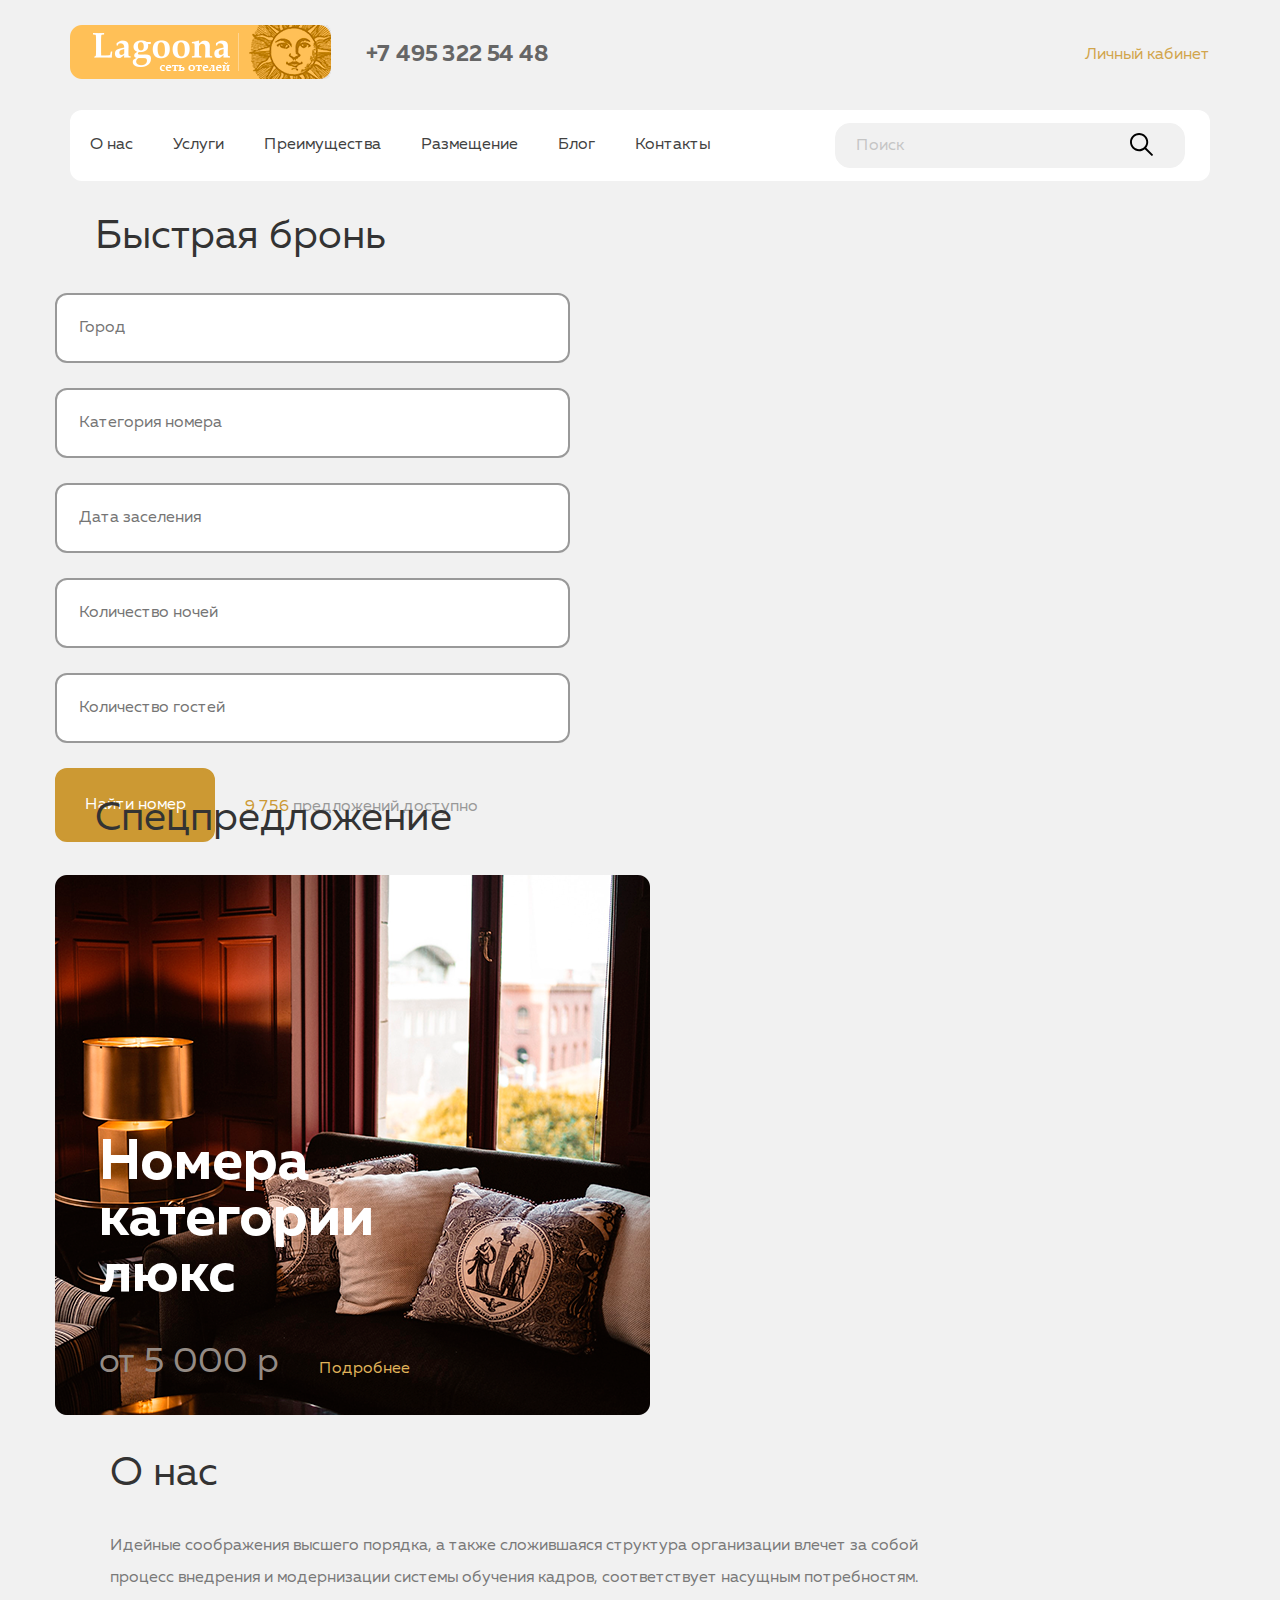
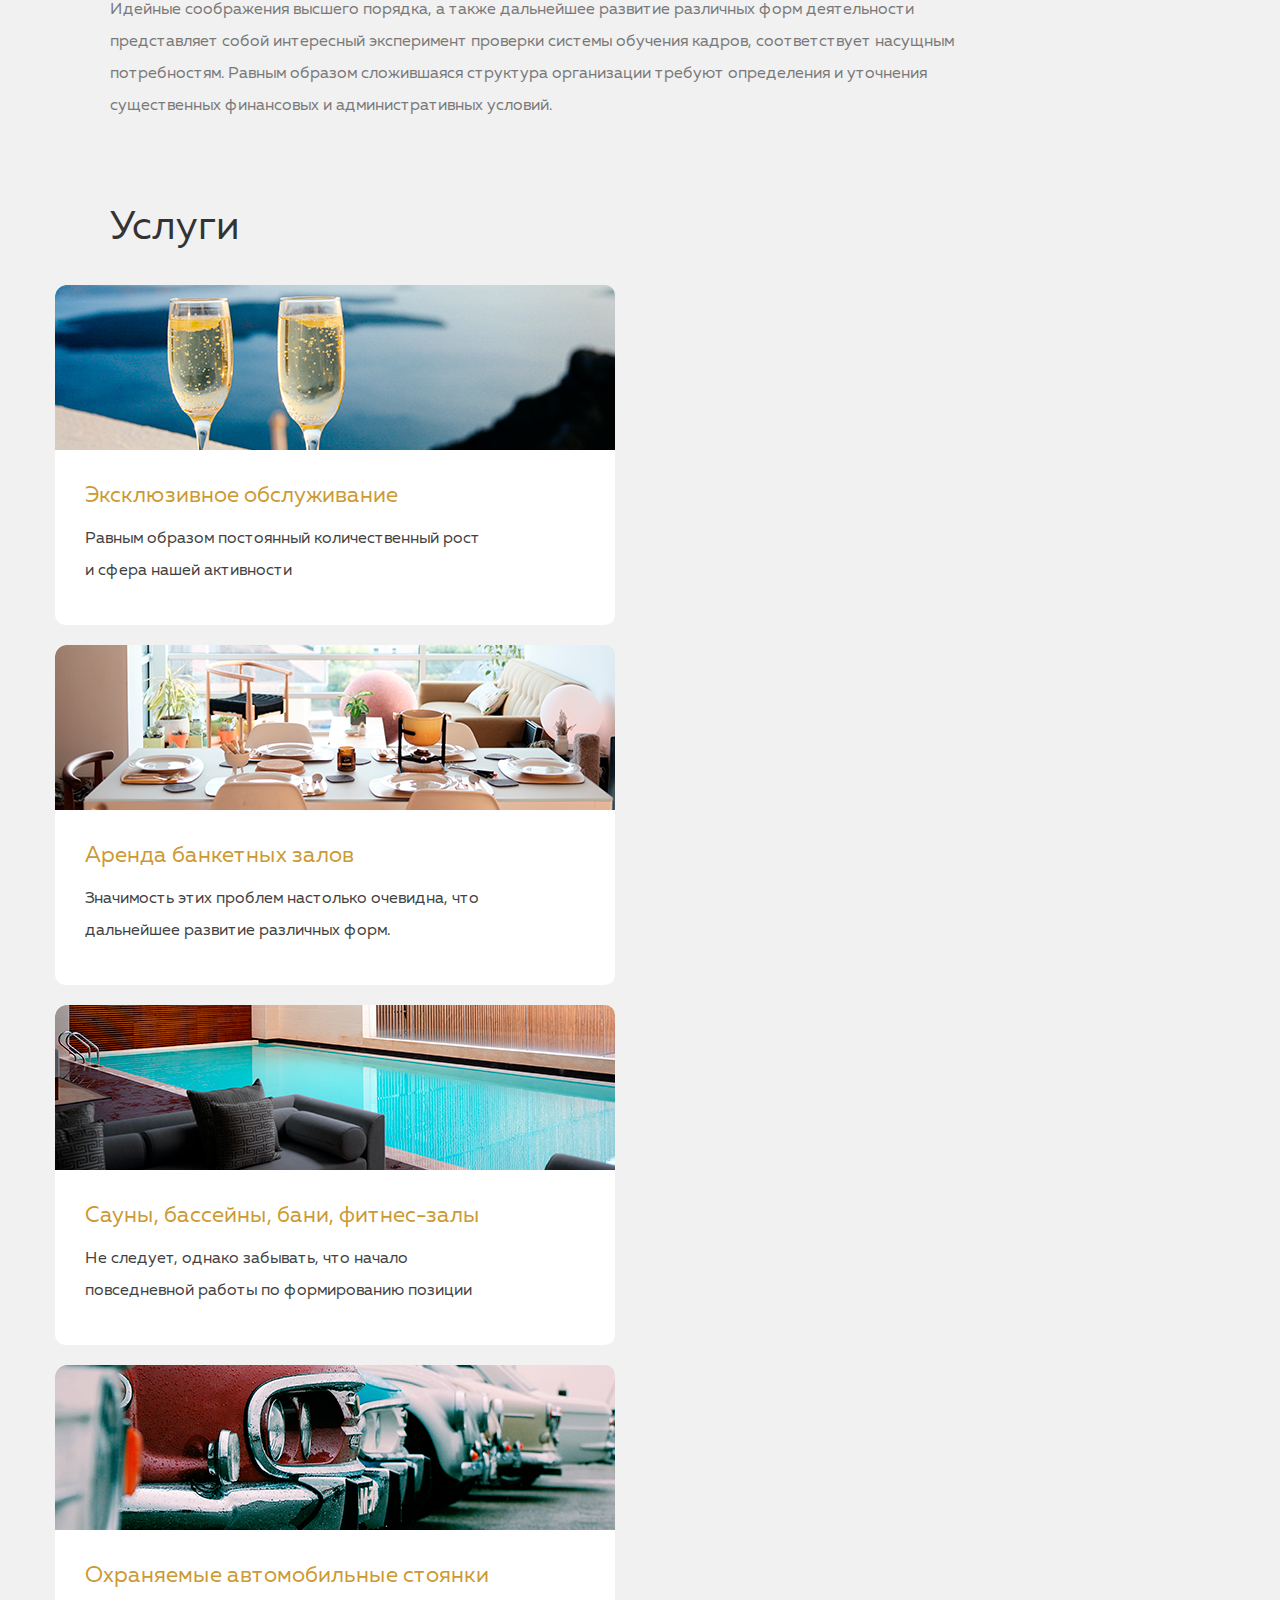
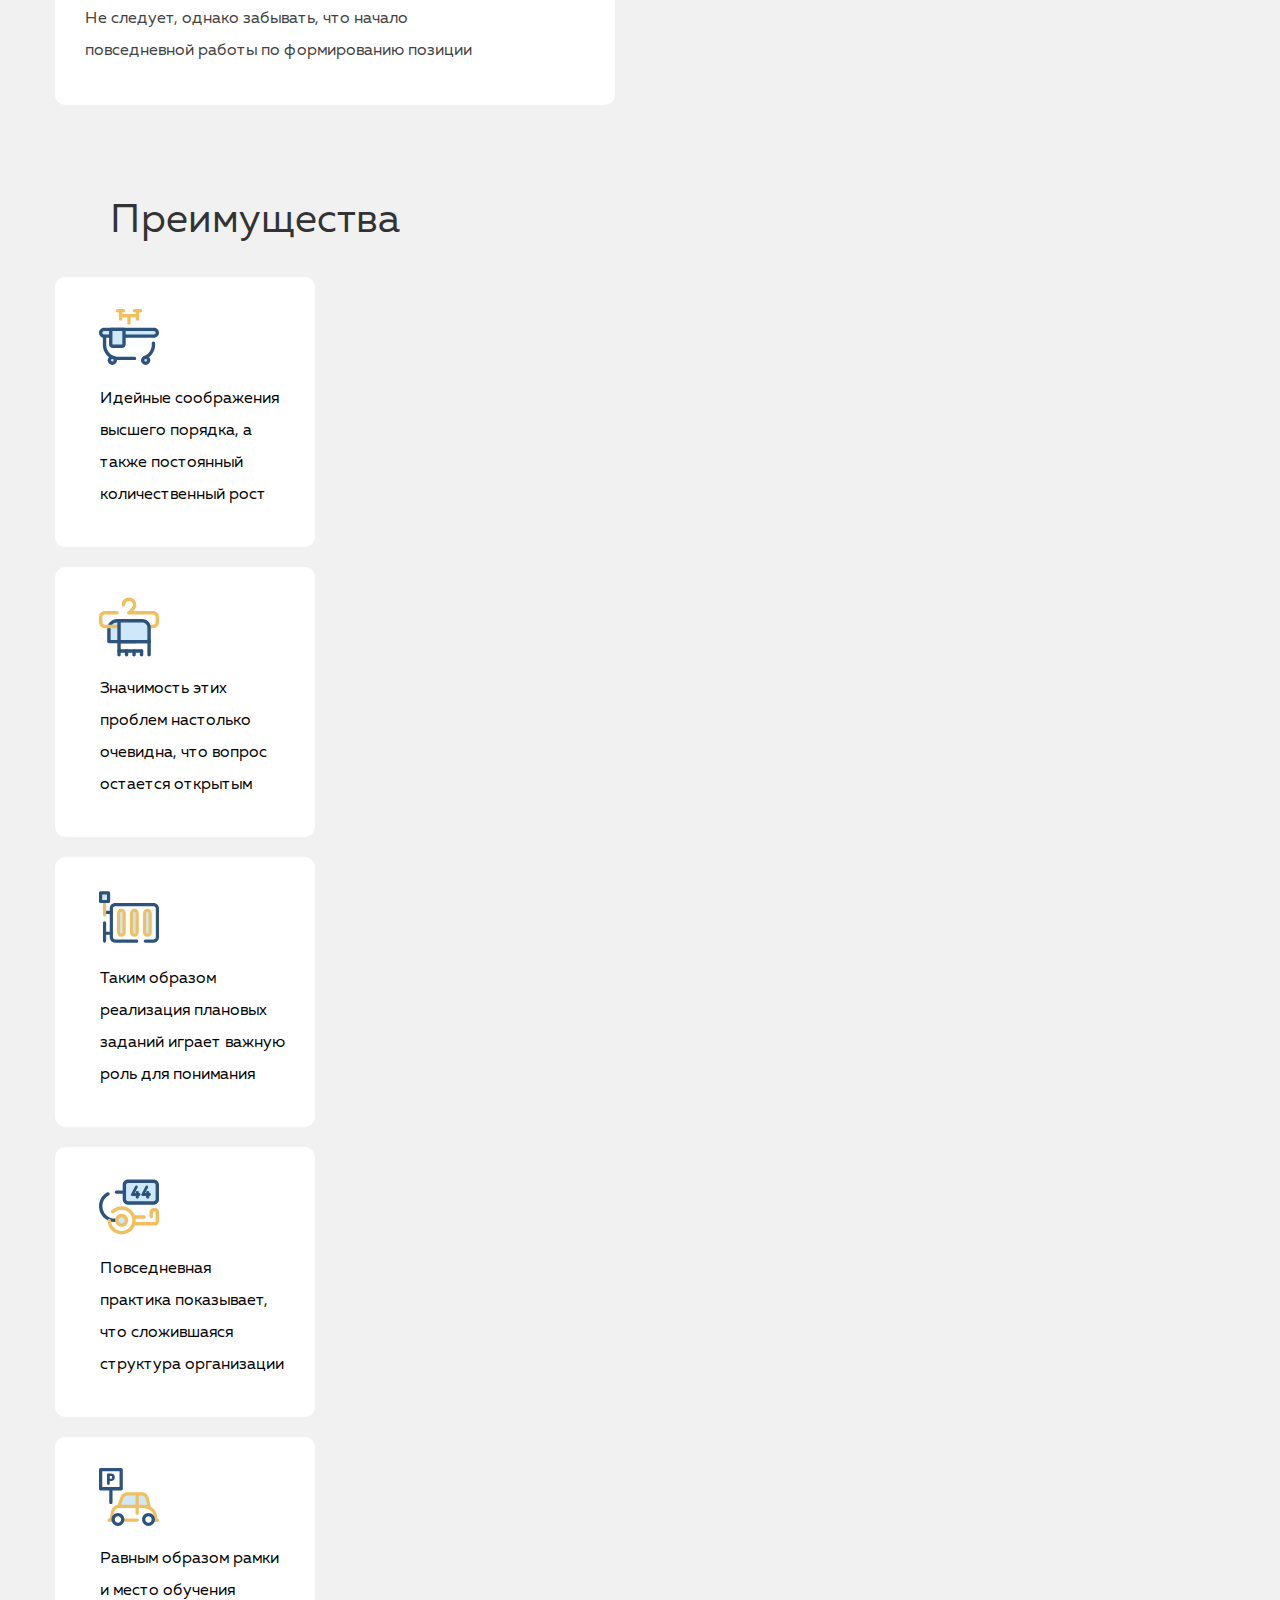
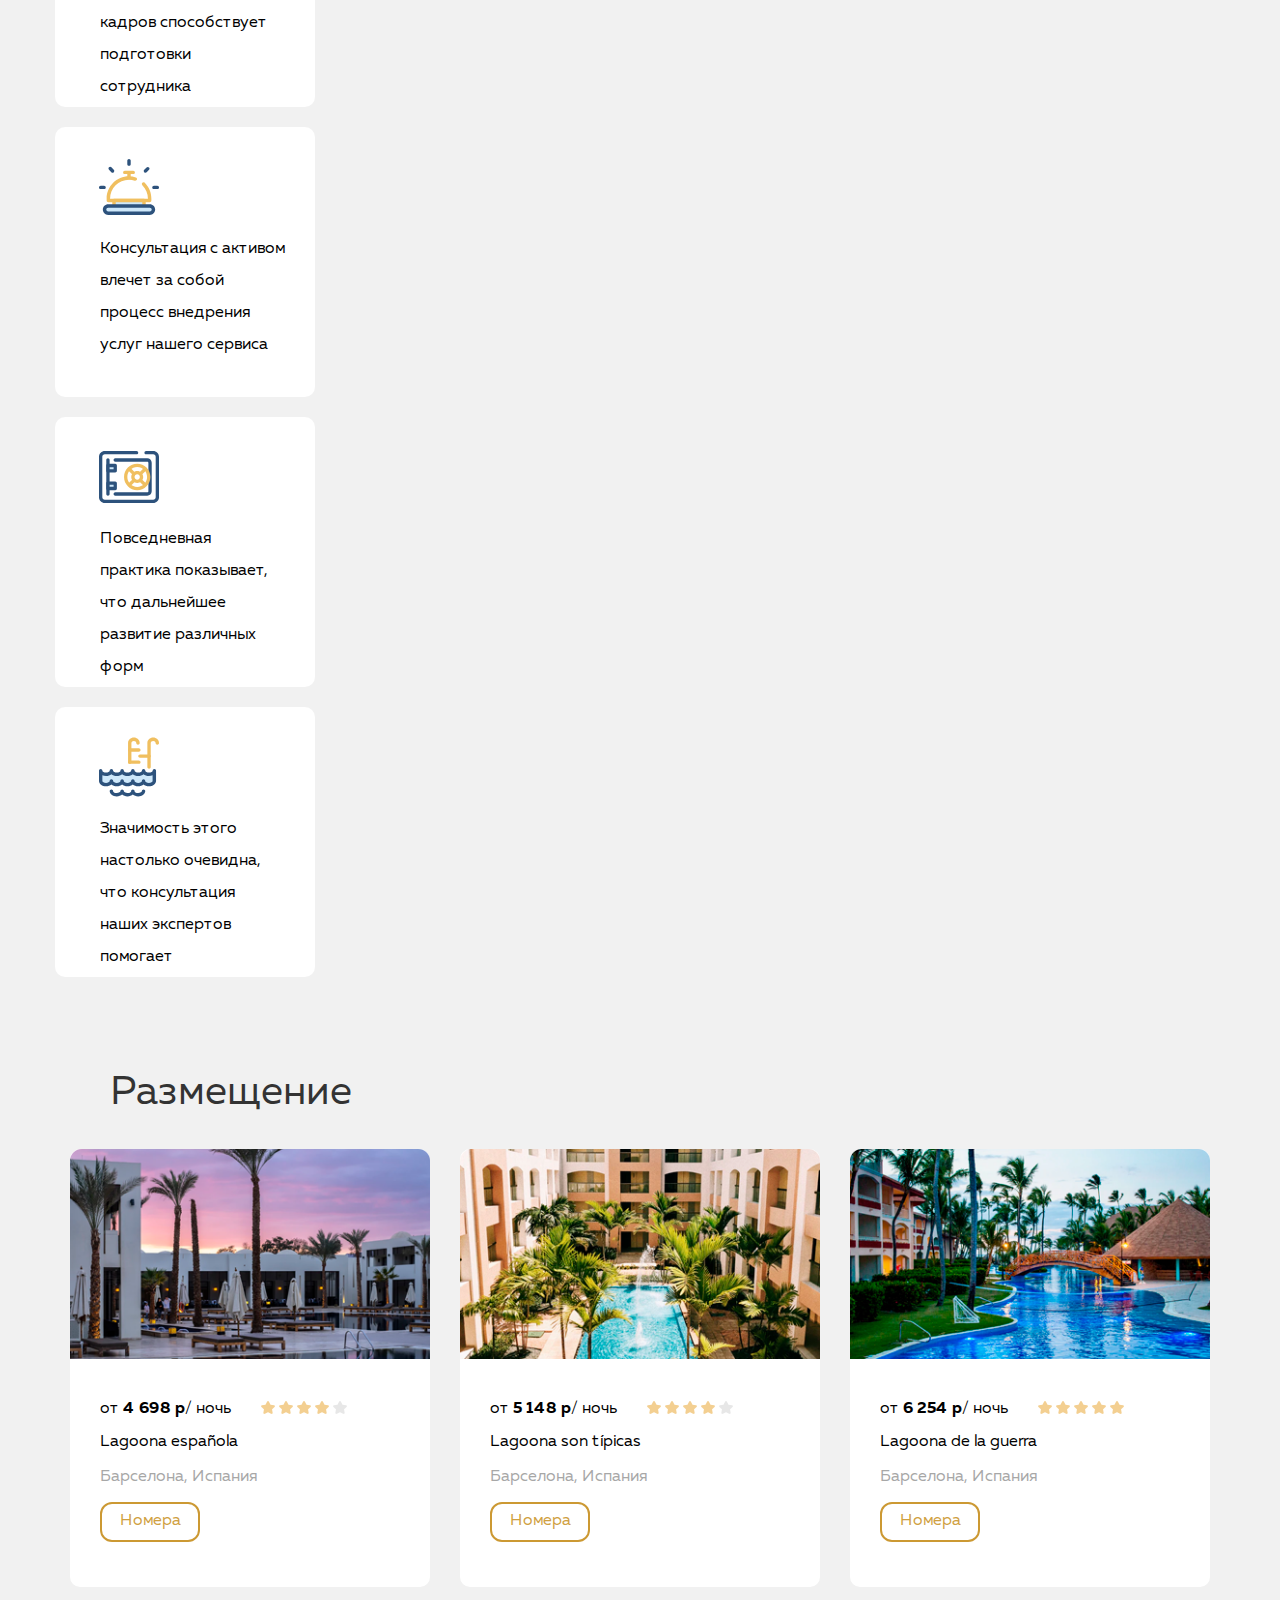
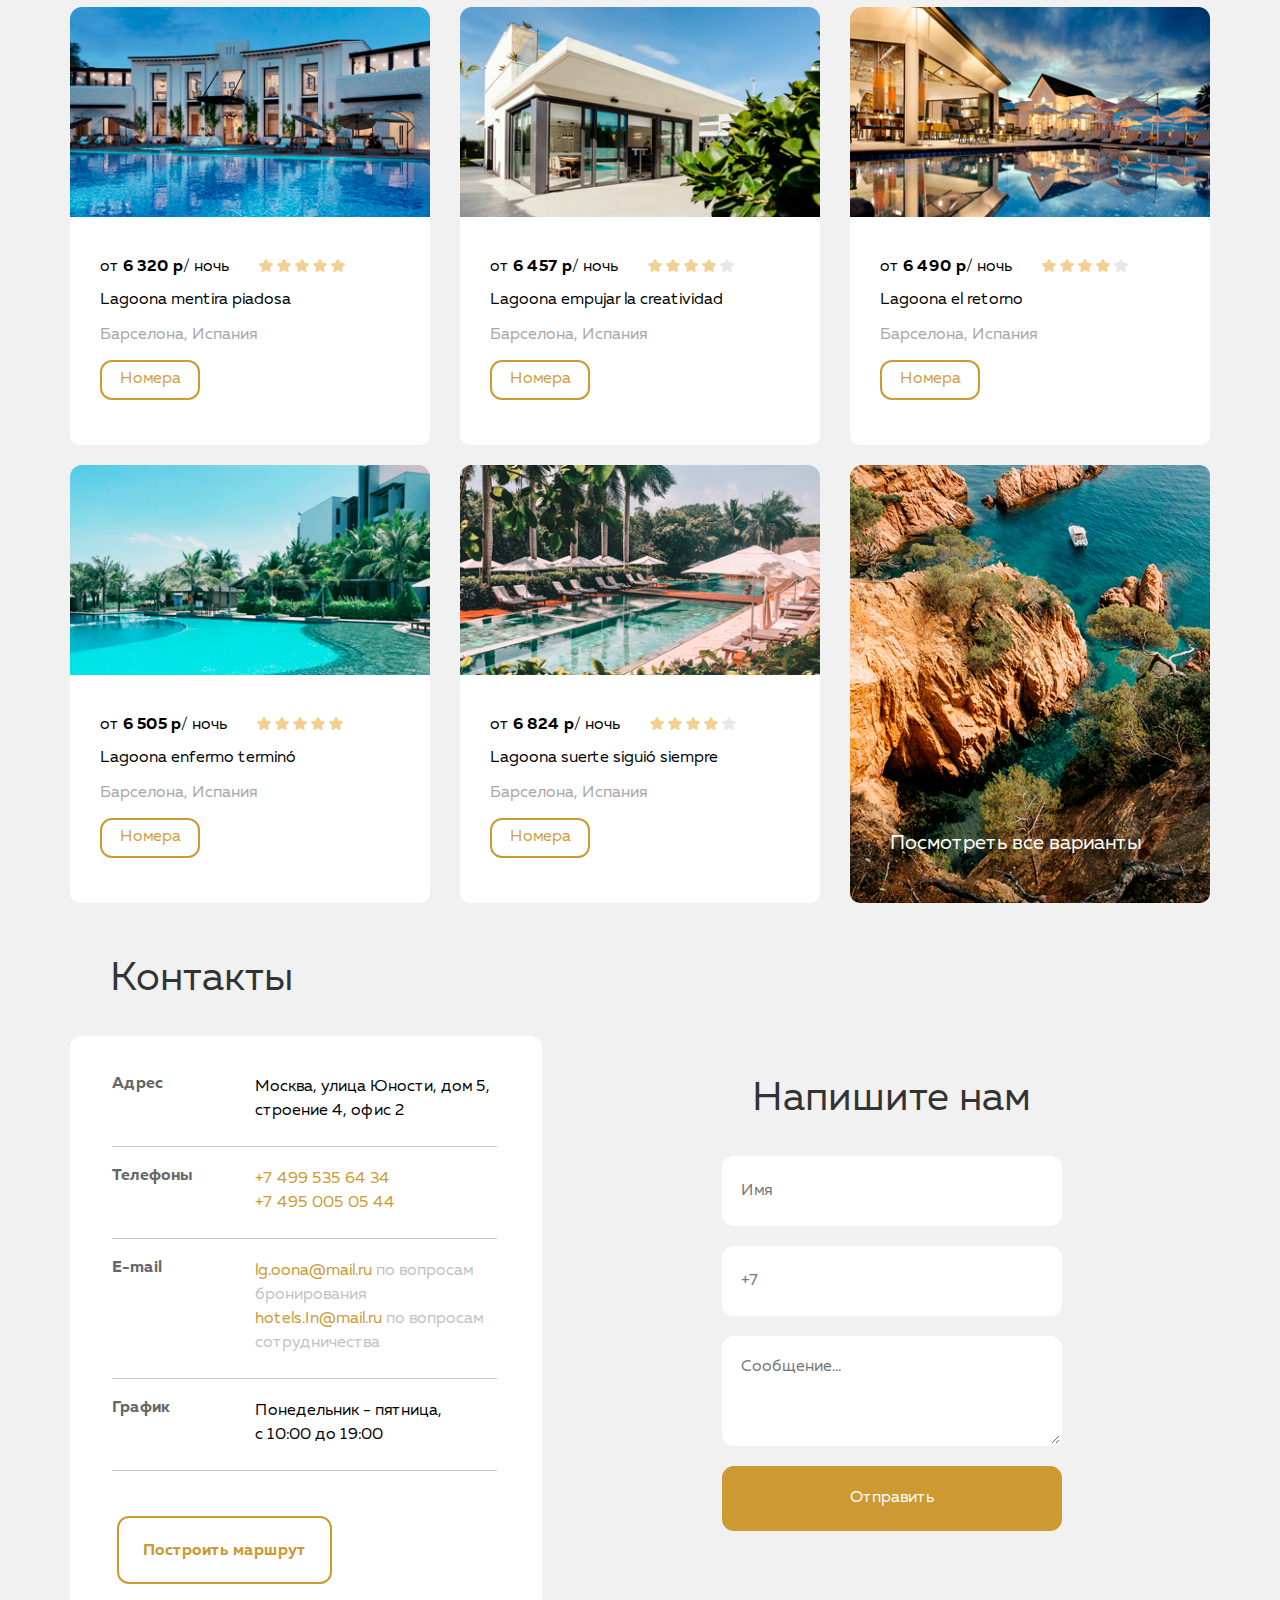
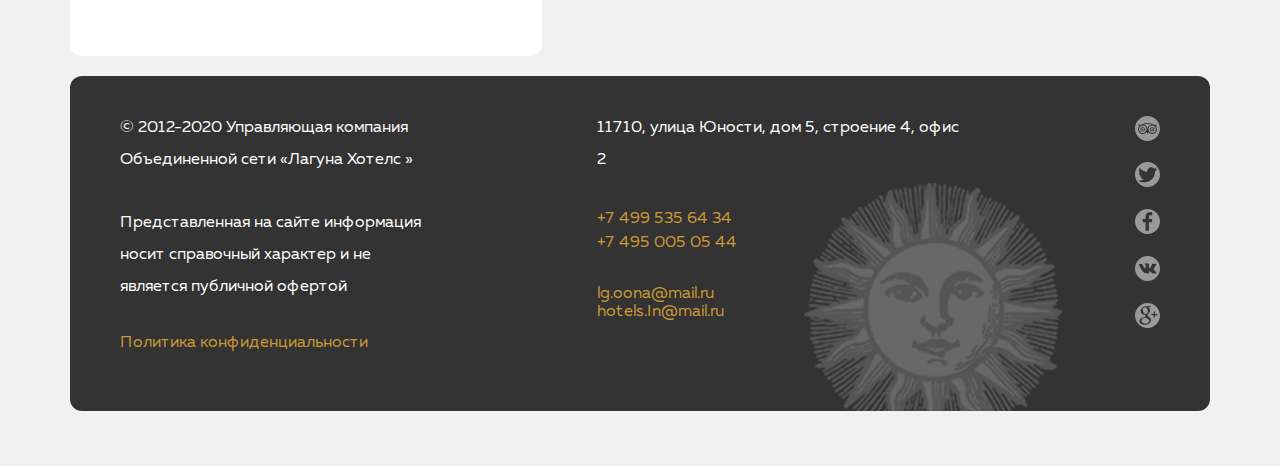
<file: 10/index.html>
<!DOCTYPE html>
<html lang="ru">
<head>
    <meta charset="UTF-8">
    <meta name="viewport" content="width=device-width, initial-scale=1.0">
    <title>Lagoona сеть отелей</title>
    <link rel="stylesheet" href="css/normilize.css">
    <link rel="stylesheet" href="css/bootstrap.min.css">
    <link rel="stylesheet" type="text/css" href="css/style.css">
    
</head>
<body>
  <header class="header">
      <div class="container header-container">
        <a href="" class="logo">
          <img src="img/header/Logo.png" alt="" class="logo-img">
        </a>
        <a href="tel:+74953225448" class="header-tel-link">
          +7 495 322 54 48
        </a>
        <a href="" class="private-office-link">
              Личный кабинет 
        </a>
      </div>
      
    <nav class="navigation">
        <div class="container">
          <div class="nav-container">
        <ul class="nav-list">
          <li class="nav-item">
            <a href="" class="nav-link">О нас</a>
          </li>
          <li class="nav-item">
            <a href="" class="nav-link">Услуги</a>
          </li>
          <li class="nav-item">
            <a href="" class="nav-link">Преимущества</a>
          </li>
          <li class="nav-item">
            <a href="" class="nav-link">Размещение</a>
          </li>
          <li class="nav-item">
            <a href="" class="nav-link">Блог</a>
          </li>
          <li class="nav-item">
            <a href="" class="nav-link">Контакты</a>
          </li>
        </ul>

        <span class="nav-search-icon"></span>
        <form class="search-inpute">
          <input class="search-inpute-text" type="search" value="Поиск">
          <button class="search-inpute-icon"></button>
        </form>
        </div>
        </div>
      </nav>
  </header>   
  
  
  <main>
    <section class="fast-special">


      <div class="container">
    
        
       <div class="row">
        <div class="col-6">
        
        <h2 class="section-heading">
            Быстрая бронь
          </h2>  
        <div class="booking-list">

          <div class="btn-number-left">
          <form action="https://jsonplaceholder.typicode.com/posts" method="POST" class="booking-form">
            <input type="text" name="city" required placeholder="Город" class="booking-item-form">
            <input type="text" name="room_category" required placeholder="Категория номера" class="booking-item-form">
            <input type="text" name="date" required placeholder="Дата заселения" class="booking-item-form"
            onfocus="(this.type='date')" id="date">
            <input type="number" name="nights" required min="1" placeholder="Количество ночей" class="booking-item-form">
            <input type="number" name="guests" required min="1" max="6" placeholder="Количество гостей" class="booking-item-form">
            <div class="button-line">
            <button type="submit" class="fast-booking-button">
              <span class="btn-number"> Найти номер </span>
            </button>
            <div class="btn-number-right">
              <span class="fast-booking-offers-digits"> <span class="fast-booking-offers">9 756</span> предложений доступно</span>
              </div>
            </div>
          </form>
          </div>
        </div>
      </div>
    </div>

       <div class="row">
          <div class="col-6">

            <h2 class="section-heading">
              Спецпредложение
            </h2>

            <div class="special-offer-block">
              <p class="special-rooms-lux">
                Номера<br>категории<br>люкс
              </p>
              <div class="special-offer-line">
              <p class="special-rooms-cost">
                от 5 000 р
              </p>
              <a href="" class="special-offer-block-link">
                Подробнее
              </a>
              </div>
              <span class="special-offer-block-icon"></span>
            </div>
          </div>
        </div>      
    </section>


    <section class="about-us">
      <div class="container">
        <h2 class="section-heading">
          О нас
        </h2>
        <p class="about-us-text">
          Идейные соображения высшего порядка, а также сложившаяся структура организации влечет за собой процесс внедрения и модернизации системы обучения кадров, соответствует насущным потребностям. Идейные соображения высшего порядка, а также дальнейшее развитие различных форм деятельности представляет собой интересный эксперимент проверки системы обучения кадров, соответствует насущным потребностям. Равным образом сложившаяся структура организации требуют определения и уточнения существенных финансовых и административных условий.
        </p>
      </div>
    </section>
    
    <section class="services">
      <div class="container">
      <h2 class="section-heading">
        Услуги
      </h2>
      <ul class="row services-list">
        
        <li class="col-6 services-list-item services-pic-1">
          <div class="services-list-text">
          <a href="" class="services-list-link">
            Эксклюзивное обслуживание
          </a>
          <p class="services-list-info">
            Равным образом постоянный количественный рост и сфера нашей активности
          </p>
        </div>
        </li>
        <li class="col-6 services-list-item services-pic-2">
          <div class="services-list-text">
          <a href="" class="services-list-link">
            Аренда банкетных залов
          </a>
          <p class="services-list-info">
            Значимость этих проблем настолько очевидна, что дальнейшее развитие различных форм.
          </p>
        </div>
        </li>
       
        <li class="col-6 services-list-item services-pic-3">
          <div class="services-list-text">
          <a href="" class="services-list-link">
            Сауны, бассейны, бани, фитнес-залы
          </a>
          <p class="services-list-info">
            Не следует, однако забывать, что начало повседневной работы по формированию позиции
          </p>
        </div>
        </li>
        <li class="col-6 services-list-item services-pic-4">
          <div class="services-list-text">
          <a href="" class="services-list-link">
            Охраняемые автомобильные стоянки
          </a> 
          <p class="services-list-info">
            Не следует, однако забывать, что начало повседневной работы по формированию позиции
          </p>
          </div>
        </li>
      </ul>
    </section>

    <section class="benefits">
      <div class="container">
      <h2 class="section-heading">
        Преимущества
      </h2>
      
      <ul class="benefits-list row">
        <li class="col-3 benefits-list-item benefits-list-icon-bathtub"> 
          <p class="benefits-list-info">
            Идейные соображения высшего порядка, а также постоянный количественный рост
          </p>         
        </li>
        <li class="col-3 benefits-list-item benefits-list-icon-hanger">
            <p class="benefits-list-info">
            Значимость этих проблем настолько очевидна, что вопрос остается открытым
            </p>          
        </li>
        <li class="col-3 benefits-list-item benefits-list-icon-heating">
            <p class="benefits-list-info"> 
              Таким образом реализация плановых заданий играет важную роль для понимания
            </p>          
        </li>
        <li class="col-3 benefits-list-item benefits-list-icon-hotel-kay">
            <p class="benefits-list-info">
            Повседневная практика показывает, что сложившаяся структура организации
            </p>
        </li>
        <li class="col-3 benefits-list-item benefits-list-icon-parking">
            <p class="benefits-list-info">
            Равным образом рамки и место обучения кадров способствует подготовки сотрудника
            </p>
        </li>
        <li class="col-3 benefits-list-item benefits-list-icon-reception">
            <p class="benefits-list-info">
            Консультация с активом влечет за собой процесс внедрения услуг нашего сервиса 
            </p>          
        </li>
        <li class="col-3 benefits-list-item benefits-list-icon-security-box">
            <p class="benefits-list-info">
            Повседневная практика показывает, что дальнейшее развитие различных форм
            </p>          
        </li>
        <li class="col-3 benefits-list-item benefits-list-icon-swimming-pool">
            <p class="benefits-list-info">
            Значимость этого настолько очевидна, что консультация наших экспертов помогает
            </p>          
        </li>
      </ul>
    </div>
    </section>

    <section class="location">
      <div class="container">
      <h2 class="section-heading">
        Размещение
      </h2>
        <ul class="location-list">
          <li class="location-list-item">
            <img src="img/location/1.png" alt="" class="location-list-img">
            <div class="location-list-info">
              <div class="location-line">
              <div class="location-line-left">
              <p class="location-list-cost">
              от  <span class="location-list-cost-number"><strong>4 698 р</strong>/ ночь</span>
              </p>
              </div>
              <div class="location-line-right">
            <img src="img/location/star.png" alt="Рейтинг отеля 4 из 5">
            <img src="img/location/star.png" alt="">
            <img src="img/location/star.png" alt="">
            <img src="img/location/star.png" alt="">
            <img src="img/location/star1.png" alt="">
              </div>
              </div>
            <p class="location-list-hotel-name">
              Lagoona española
            </p>
            <p class="location-list-city">
                Барселона, Испания
            </p>
            <div class="btn-location">
              <a  href="" class="btn-location-go">Номера</a>            
            </div>
            
            
          </div>
          </li>

          <li class="location-list-item">
            <img src="img/location/2.png" alt="" class="location-list-img">
            <div class="location-list-info">
              <div class="location-line">
              <div class="location-line-left">
            <p class="location-list-cost">
              от <span class="location-list-cost-number"><strong>5 148 р</strong>/ ночь</span>
            </p>
            </div>
            <div class="location-line-right">
            <img src="img/location/star.png" alt="Рейтинг отеля 4 из 5">
            <img src="img/location/star.png" alt="">
            <img src="img/location/star.png" alt="">
            <img src="img/location/star.png" alt="">
            <img src="img/location/star1.png" alt="">
            </div>
            </div>
            <p class="location-list-hotel-name">
              Lagoona son típicas
            </p>
            <p class="location-list-city">
                Барселона, Испания
            </p>
            <div class="btn-location">
              <a  href="" class="btn-location-go">Номера</a>            
            </div>
            </div>
          </li>

          <li class="location-list-item">
            <img src="img/location/3.png" alt="" class="location-list-img">
            <div class="location-list-info">
              <div class="location-line">
              <div class="location-line-left">
            <p class="location-list-cost">
              от <span class="location-list-cost-number"><strong>6 254 р</strong>/ ночь</span>
            </p>
            </div>
            <div class="location-line-right">
            <img src="img/location/star.png" alt="Рейтинг отеля 5 из 5">
            <img src="img/location/star.png" alt="">
            <img src="img/location/star.png" alt="">
            <img src="img/location/star.png" alt="">
            <img src="img/location/star.png" alt="">
            </div>
            </div>
            <p class="location-list-hotel-name">
              Lagoona de la guerra
            </p>
            <p class="location-list-city">
                Барселона, Испания
            </p>
            <div class="btn-location">
              <a  href="" class="btn-location-go">Номера</a>            
            </div>
            </div>
          </li>

          <li class="location-list-item">
            <img src="img/location/4.png" alt="" class="location-list-img">
            <div class="location-list-info">
              <div class="location-line">
              <div class="location-line-left">
            <p class="location-list-cost">
              от <span class="location-list-cost-number"><strong>6 320 р</strong>/ ночь</span>
            </p>
             </div>
             <div class="location-line-right">
            <img src="img/location/star.png" alt="Рейтинг отеля 5 из 5">
            <img src="img/location/star.png" alt="">
            <img src="img/location/star.png" alt="">
            <img src="img/location/star.png" alt="">
            <img src="img/location/star.png" alt="">
            </div>
            </div>
            <p class="location-list-hotel-name">
              Lagoona mentira piadosa
            </p>
            <p class="location-list-city">
                Барселона, Испания
            </p>
            <div class="btn-location">
              <a  href="" class="btn-location-go">Номера</a>            
            </div>
            </div>
          </li>

          <li class="location-list-item">
            <img src="img/location/5.png" alt="" class="location-list-img">
            <div class="location-list-info">
              <div class="location-line">
              <div class="location-line-left">
            <p class="location-list-cost">
              от <span class="location-list-cost-number"><strong>6 457 р</strong>/ ночь</span>
            </p>
            </div>
            <div class="location-line-right">
            <img src="img/location/star.png" alt="Рейтинг отеля 4 из 5">
            <img src="img/location/star.png" alt="">
            <img src="img/location/star.png" alt="">
            <img src="img/location/star.png" alt="">
            <img src="img/location/star1.png" alt="">
              </div>
              </div>
            <p class="location-list-hotel-name">
              Lagoona empujar la creatividad
            </p>
            <p class="location-list-city">
                Барселона, Испания
            </p>
            <div class="btn-location">
              <a  href="" class="btn-location-go">Номера</a>            
            </div>
            </div>
          </li>

          <li class="location-list-item">
            <img src="img/location/6.png" alt="" class="location-list-img">
            <div class="location-list-info">
              <div class="location-line">
              <div class="location-line-left">
            <p class="location-list-cost">
              от <span class="location-list-cost-number"><strong>6 490 р</strong>/ ночь</span>
            </p>
            </div>
            <div class="location-line-right">
            <img src="img/location/star.png" alt="Рейтинг отеля 4 из 5">
            <img src="img/location/star.png" alt="">
            <img src="img/location/star.png" alt="">
            <img src="img/location/star.png" alt="">
            <img src="img/location/star1.png" alt="">
              </div>
              </div>
            <p class="location-list-hotel-name">
              Lagoona el retorno
            </p>
            <p class="location-list-city">
                Барселона, Испания
            </p>
            <div class="btn-location">
              <a  href="" class="btn-location-go">Номера</a>            
            </div>
            </div>
          </li>

          <li class="location-list-item">
            <img src="img/location/7.png" alt="" class="location-list-img">
            <div class="location-list-info">
              <div class="location-line">
              <div class="location-line-left">
            <p class="location-list-cost">
              от <span class="location-list-cost-number"><strong>6 505 р</strong>/ ночь</span>
            </p>
            </div>
            <div class="location-line-right">
            <img src="img/location/star.png" alt="Рейтинг отеля 5 из 5">
            <img src="img/location/star.png" alt="">
            <img src="img/location/star.png" alt="">
            <img src="img/location/star.png" alt="">
            <img src="img/location/star.png" alt="">
            </div>
            </div>
            <p class="location-list-hotel-name">
              Lagoona enfermo terminó
            </p>
            <p class="location-list-city">
                Барселона, Испания
            </p>
            <div class="btn-location">
              <a  href="" class="btn-location-go">Номера</a>            
            </div>
            </div>
          </li>

          <li class="location-list-item">
            <img src="img/location/8.png" alt="" class="location-list-img">
            <div class="location-list-info">
              <div class="location-line">
              <div class="location-line-left">
            <p class="location-list-cost">
              от <span class="location-list-cost-number"><strong>6 824 р</strong>/ ночь</span>
            </p>
            </div>
            <div class="location-line-right">
            <img src="img/location/star.png" alt="Рейтинг отеля 4 из 5">
            <img src="img/location/star.png" alt="">
            <img src="img/location/star.png" alt="">
            <img src="img/location/star.png" alt="">
            <img src="img/location/star1.png" alt="">
            </div>
            </div>
            <p class="location-list-hotel-name">
              Lagoona suerte siguió siempre
            </p>
            <p class="location-list-city">
                Барселона, Испания
            </p>
            <div class="btn-location">
              <a  href="" class="btn-location-go">Номера</a>            
            </div>
            </div>
          </li>

          <li class="location-list-item location-all-rooms">
            <a href="" class="location-list-all-rooms">
              Посмотреть все варианты
            </a>
          </li>

        </ul>
      </div>
    </section>
    
    <section class="connection">
      <div class="container contacts-list-section">
        <div class="connection-left">
          <h2 class="section-heading">
            Контакты
          </h2>

          <div class="connection-left-info">
            <div class="connection-left-info-line">
              <div class="connection-left-info-title">
                Адрес
              </div>
              <div class="connection-left-info-description">
                Москва, улица Юности, дом 5, строение 4, офис 2
              </div>
            </div>

            <div class="connection-left-info-line">
              <div class="connection-left-info-title">
                Телефоны
              </div>
              <div class="connection-left-info-description">
                <a href="tel:+749995356434" class="connection-tel-link">
                  +7 499 535 64 34
                </a>
                <a href="tel:+74950050544" class="connection-tel-link ">
                  +7 495 005 05 44
                </a>
              </div>
            </div>

            <div class="connection-left-info-line">
              <div class="connection-left-info-title">
                E-mail
              </div>
              <div class="connection-left-info-description connection-description-info-gray">
                <span class="golden-symbols"> lg.oona@mail.ru </span>по вопросам бронирования
                <br>
                <span class="golden-symbols">hotels.In@mail.ru </span> по вопросам сотрудничества 
              </div>
            </div>
            
            <div class="connection-left-info-line">
              <div class="connection-left-info-title">
                График
              </div>
              <div class="connection-left-info-description">
                Понедельник - пятница, 
                <br>
                с 10:00 до 19:00
              </div>
            </div>

              <div class="route-button">
                <a href="" class="route-button-info">Построить маршрут </a>
              </div>
          </div>
        </div>

          <div class="connection-right-info">
            <h2 class="section-heading section-heading-write-us">
              Напишите нам
            </h2>

            <form action="https://jsonplaceholder.typicode.com/posts" method="POST" class="form">
              <input type="text" name="name" required placeholder="Имя" class="input_contacts">
              <input type="tel" name="phone" required  placeholder="+7" class="input_contacts">
              <textarea name="comment" placeholder="Сообщение..." class="input_contacts input-message"></textarea>
              <button type="submit" class="btn-submit">
                <span class="btn-submit-info"> Отправить</span>
              </button>
            </form>
          </div>
        </div>
      
    </section>
</main>

<footer class="footer">
  <div class="container">
    <div class="footer-container">
    
    <div class="footer-left">
      <p class="footer-left-info"> &#169; 2012-2020 Управляющая компания Объединенной сети &#171;Лагуна Хотелс	&#187; </p>
      <p class="footer-left-info"> Представленная на сайте информация носит справочный характер и не является публичной офертой </p>
      <a href="" class="golden-symbols footer-left-politics">Политика конфиденциальности</a>
    </div>

    <div class="footer-middle">
      <p class="footer-middle-info">11710, улица Юности, дом 5, строение 4, офис 2</p>
      <div class="footer-connection-tel">
      <a href="tel:+749995356434" class="connection-tel-link">
        +7 499 535 64 34
      </a>
      <a href="tel:+74950050544" class="connection-tel-link ">
        +7 495 005 05 44
      </a>
    </div>
      <div class="footer-connection-email">
        <a href="mailto:lg.oona@mail.ru" class="golden-symbols">
          lg.oona@mail.ru
        </a> 
        <br>
        <a href="mailto:hotels.In@mail.ru" class="golden-symbols">
          hotels.In@mail.ru
        </a> 
        </div>
    </div>

    <div class="footer-right">      
        <a href="" class="footer-icon-tripadvisor"></a>
        <a href="" class="footer-icon-twitter"></a>
        <a href="" class="footer-icon-facebook"></a>
        <a href="" class="footer-icon-social"></a>
        <a href="" class="footer-icon-google"></a>
    </div>

  </div>
  </div>
</footer>
    
</body>
</html>
</file>
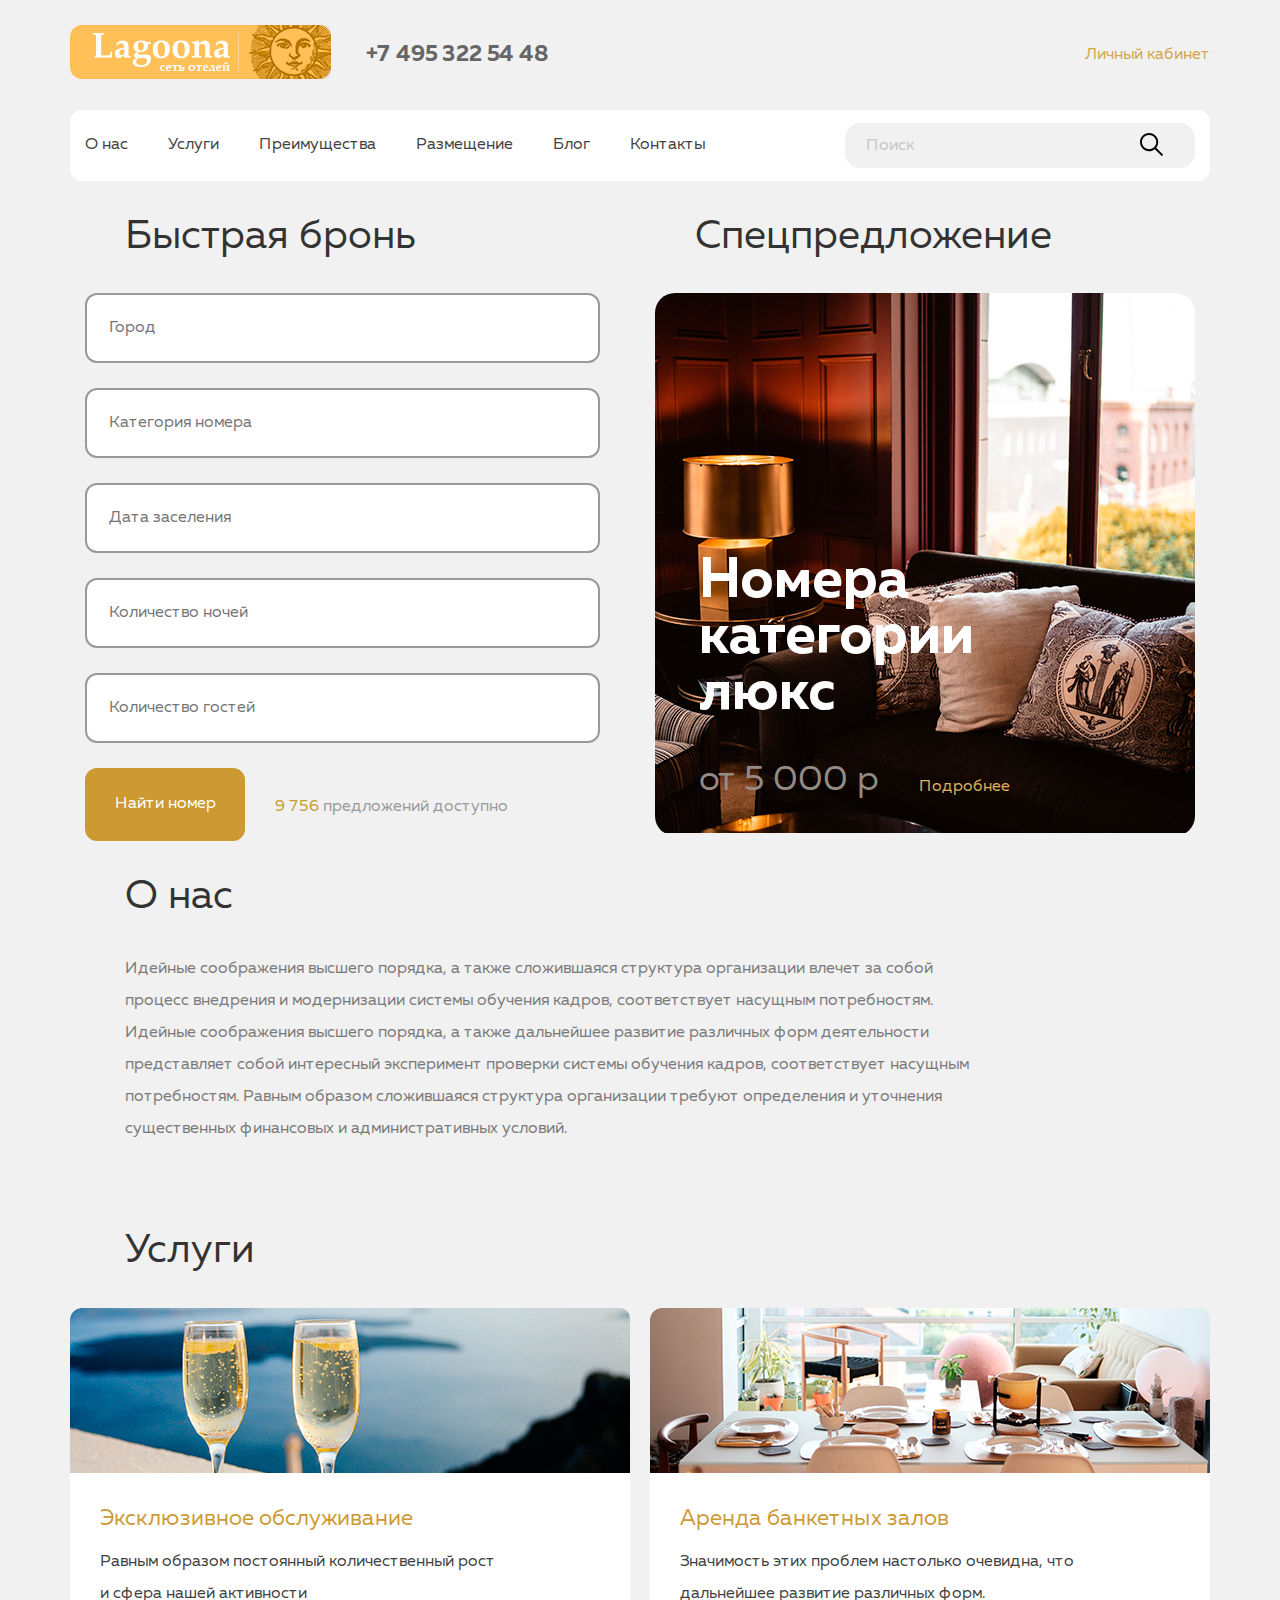
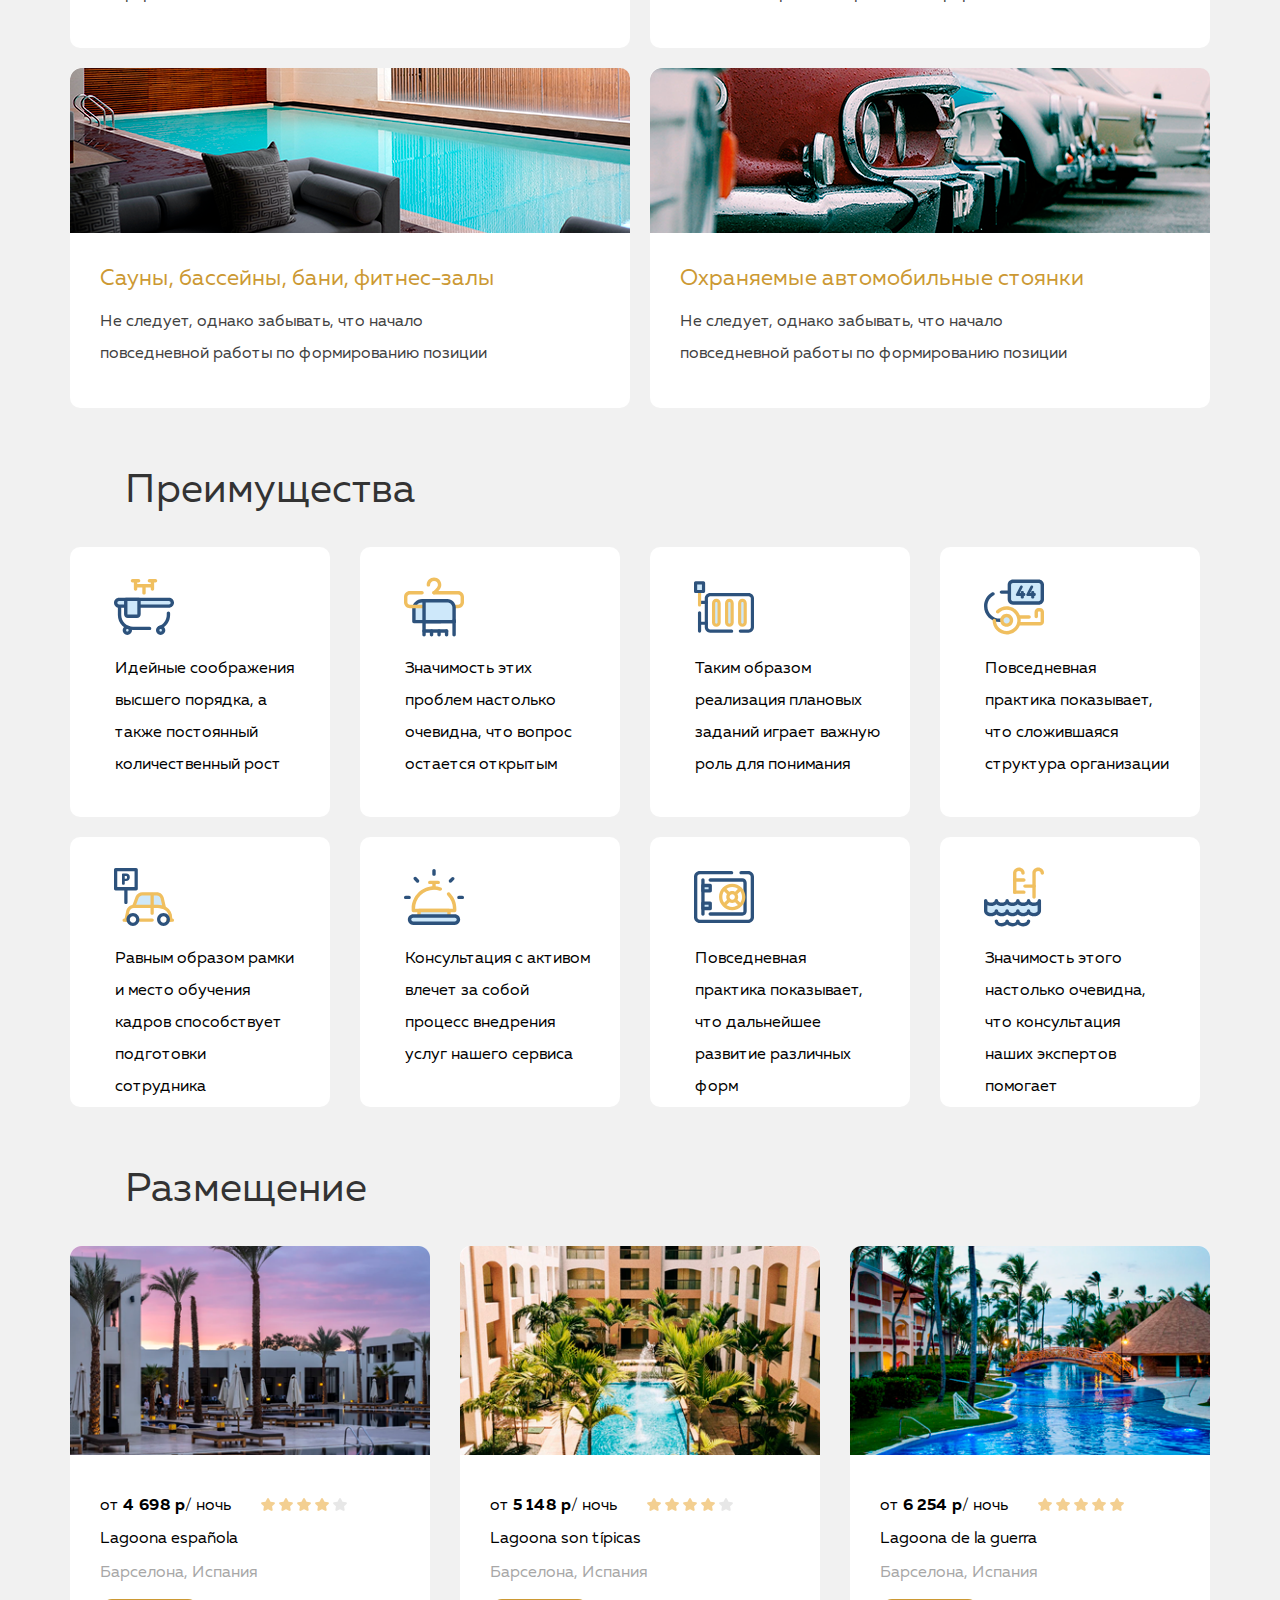
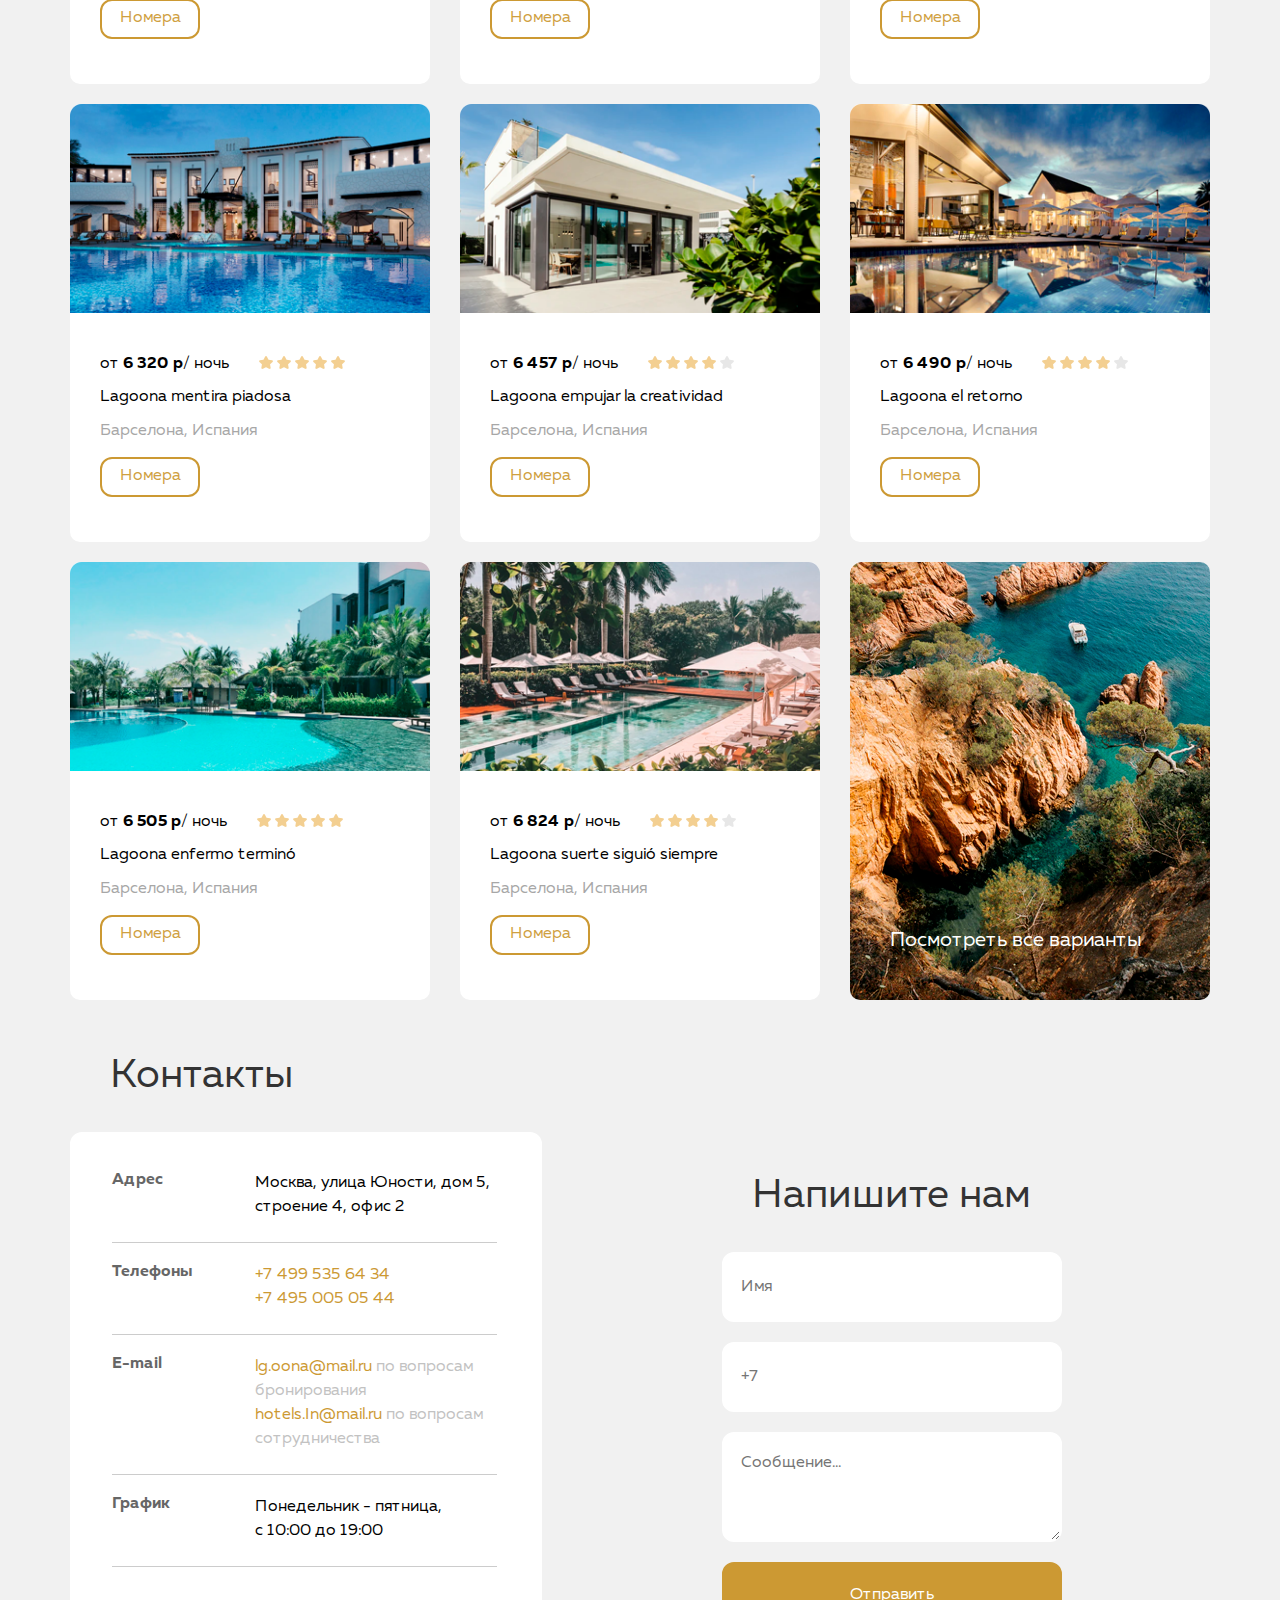
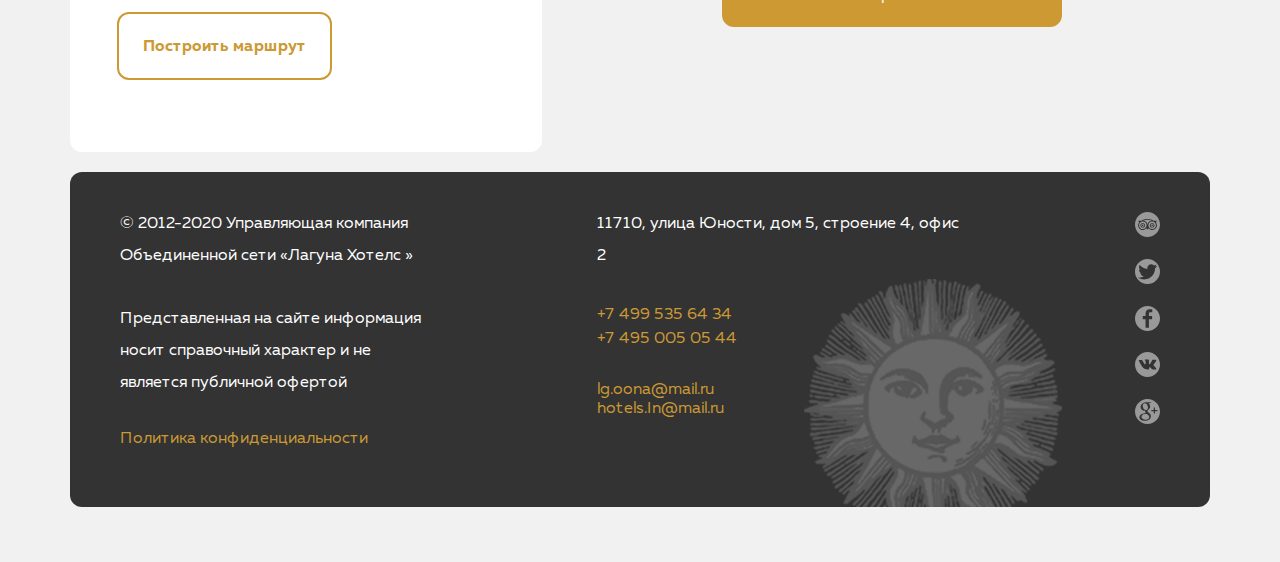
<file: 10_1/index.html>
<!DOCTYPE html>
<html lang="ru">
<head>
  <meta charset="UTF-8">
  <meta name="viewport" content="width=device-width, initial-scale=1.0">
  <title>Lagoona сеть отелей</title>
  <link rel="stylesheet" href="css/normalize.css">
  <link rel="stylesheet" type="text/css" href="css/style.css">
  <link rel="stylesheet" href="css/bootstrap-grid.css">
</head>
<body>
  <header class="header">
    <div class="container">
      <div class="row align-items-center header-height">
        <a href="" class="logo">
          <img src="img/header/Logo.png" alt="" class="logo-img">
        </a>
        <a href="tel:+74953225448" class="header-tel-link">
          +7 495 322 54 48
        </a>
        <a href="" class="private-office-link">
          Личный кабинет
        </a>
      </div>
    </div>

    <nav class="navigation">
      <div class="container">
        <div class="row align-items-center nav-wrapper">
          <div class="col-8">
            <ul class="nav-list">
              <li class="nav-item">
                <a href="" class="nav-link">О нас</a>
              </li>
              <li class="nav-item">
                <a href="" class="nav-link">Услуги</a>
              </li>
              <li class="nav-item">
                <a href="" class="nav-link">Преимущества</a>
              </li>
              <li class="nav-item">
                <a href="" class="nav-link">Размещение</a>
              </li>
              <li class="nav-item">
                <a href="" class="nav-link">Блог</a>
              </li>
              <li class="nav-item">
                <a href="" class="nav-link">Контакты</a>
              </li>
            </ul>
          </div>

          <div class="col-4">
            <span class="nav-search-icon"></span>
            <form class="search-inpute">
              <input class="search-inpute-text" type="search" value="Поиск">
              <button class="search-inpute-icon"></button>
            </form>
          </div>
        </div>
      </div>
    </nav>
  </header>


  <main>
    <section class="fast-special">
      <div class="container">
        <div class="row">
          <div class="col-6">
            <h2 class="section-heading">
              Быстрая бронь
            </h2>
            <div class="booking-list">
              <div class="btn-number-left">
                <form action="https://jsonplaceholder.typicode.com/posts" method="POST" class="booking-form">
                  <input type="text" name="city" required placeholder="Город" class="booking-item-form">
                  <input type="text" name="room_category" required placeholder="Категория номера" class="booking-item-form">
                  <input type="text" name="date" required placeholder="Дата заселения" class="booking-item-form"
                         onfocus="(this.type='date')" id="date">
                  <input type="number" name="nights" required min="1" placeholder="Количество ночей" class="booking-item-form">
                  <input type="number" name="guests" required min="1" max="6" placeholder="Количество гостей" class="booking-item-form">
                  <div class="button-line">
                    <button type="submit" class="fast-booking-button">
                      <span class="btn-number"> Найти номер </span>
                    </button>
                    <div class="btn-number-right">
                      <span class="fast-booking-offers-digits"> <span class="fast-booking-offers">9 756</span> предложений доступно</span>
                    </div>
                  </div>
                </form>
              </div>
            </div>
          </div>
          <div class="col-6">
            <h2 class="section-heading">
              Спецпредложение
            </h2>

            <div class="special-offer-block">
              <p class="special-rooms-lux">
                Номера<br>категории<br>люкс
              </p>
              <div class="special-offer-line">
                <p class="special-rooms-cost">
                  от 5 000 р
                </p>
                <a href="" class="special-offer-block-link">
                  Подробнее
                </a>
              </div>
              <span class="special-offer-block-icon"></span>
            </div>
          </div>
        </div>
      </div>
    </section>


    <section class="about-us">
      <div class="container">
        <div class="row">
          <div class="col">
            <h2 class="section-heading">
              О нас
            </h2>
            <p class="about-us-text">
              Идейные соображения высшего порядка, а также сложившаяся структура организации влечет за собой процесс
              внедрения и модернизации системы обучения кадров, соответствует насущным потребностям. Идейные соображения
              высшего порядка, а также дальнейшее развитие различных форм деятельности представляет собой интересный
              эксперимент проверки системы обучения кадров, соответствует насущным потребностям. Равным образом
              сложившаяся
              структура организации требуют определения и уточнения существенных финансовых и административных условий.
            </p>
          </div>
        </div>
      </div>
    </section>

    <section class="services">
      <div class="container">
        <div class="row flex-column">
          <div class="col">
            <h2 class="section-heading">
              Услуги
            </h2>
          </div>
          <div class="container">
            <ul class="row justify-content-between">
              <li class="services-list-item services-pic-1">
                <div class="services-list-text">
                  <a href="" class="services-list-link">
                    Эксклюзивное обслуживание
                  </a>
                  <p class="services-list-info">
                    Равным образом постоянный количественный рост и сфера нашей активности
                  </p>
                </div>
              </li>
              <li class="services-list-item services-pic-2">
                <div class="services-list-text">
                  <a href="" class="services-list-link">
                    Аренда банкетных залов
                  </a>
                  <p class="services-list-info">
                    Значимость этих проблем настолько очевидна, что дальнейшее развитие различных форм.
                  </p>
                </div>
              </li>
              <li class="services-list-item services-pic-3">
                <div class="services-list-text">
                  <a href="" class="services-list-link">
                    Сауны, бассейны, бани, фитнес-залы
                  </a>
                  <p class="services-list-info">
                    Не следует, однако забывать, что начало повседневной работы по формированию позиции
                  </p>
                </div>
              </li>
              <li class="services-list-item services-pic-4">
                <div class="services-list-text">
                  <a href="" class="services-list-link">
                    Охраняемые автомобильные стоянки
                  </a>
                  <p class="services-list-info">
                    Не следует, однако забывать, что начало повседневной работы по формированию позиции
                  </p>
                </div>
              </li>
            </ul>
          </div>
        </div>
      </div>
    </section>

    <section class="benefits">
      <div class="container">
        <h2 class="section-heading">
          Преимущества
        </h2>
        <ul class="row benefits-list">
          <li class="benefits-list-item benefits-list-icon-bathtub">
            <p class="benefits-list-info">
              Идейные соображения высшего порядка, а также постоянный количественный рост
            </p>
          </li>
          <li class="benefits-list-item benefits-list-icon-hanger">
            <p class="benefits-list-info">
              Значимость этих проблем настолько очевидна, что вопрос остается открытым
            </p>
          </li>
          <li class="benefits-list-item benefits-list-icon-heating">
            <p class="benefits-list-info">
              Таким образом реализация плановых заданий играет важную роль для понимания
            </p>
          </li>
          <li class="benefits-list-item benefits-list-icon-hotel-kay">
            <p class="benefits-list-info">
              Повседневная практика показывает, что сложившаяся структура организации
            </p>
          </li>
          <li class="benefits-list-item benefits-list-icon-parking">
            <p class="benefits-list-info">
              Равным образом рамки и место обучения кадров способствует подготовки сотрудника
            </p>
          </li>
          <li class="benefits-list-item benefits-list-icon-reception">
            <p class="benefits-list-info">
              Консультация с активом влечет за собой процесс внедрения услуг нашего сервиса
            </p>
          </li>
          <li class="benefits-list-item benefits-list-icon-security-box">
            <p class="benefits-list-info">
              Повседневная практика показывает, что дальнейшее развитие различных форм
            </p>
          </li>
          <li class="benefits-list-item benefits-list-icon-swimming-pool">
            <p class="benefits-list-info">
              Значимость этого настолько очевидна, что консультация наших экспертов помогает
            </p>
          </li>
        </ul>
      </div>
    </section>

    <section class="location">
      <div class="container">
        <h2 class="section-heading">
          Размещение
        </h2>
        <ul class="row justify-content-between location-list">
          <li class="location-list-item">
            <img src="img/location/1.png" alt="" class="location-list-img">
            <div class="location-list-info">
              <div class="location-line">
                <div class="location-line-left">
                  <p class="location-list-cost">
                    от <span class="location-list-cost-number"><strong>4 698 р</strong>/ ночь</span>
                  </p>
                </div>
                <div class="location-line-right">
                  <img src="img/location/star.png" alt="Рейтинг отеля 4 из 5">
                  <img src="img/location/star.png" alt="">
                  <img src="img/location/star.png" alt="">
                  <img src="img/location/star.png" alt="">
                  <img src="img/location/star1.png" alt="">
                </div>
              </div>
              <p class="location-list-hotel-name">
                Lagoona española
              </p>
              <p class="location-list-city">
                Барселона, Испания
              </p>
              <div class="btn-location">
                <a href="" class="btn-location-go">Номера</a>
              </div>
            </div>
          </li>

          <li class="location-list-item">
            <img src="img/location/2.png" alt="" class="location-list-img">
            <div class="location-list-info">
              <div class="location-line">
                <div class="location-line-left">
                  <p class="location-list-cost">
                    от <span class="location-list-cost-number"><strong>5 148 р</strong>/ ночь</span>
                  </p>
                </div>
                <div class="location-line-right">
                  <img src="img/location/star.png" alt="Рейтинг отеля 4 из 5">
                  <img src="img/location/star.png" alt="">
                  <img src="img/location/star.png" alt="">
                  <img src="img/location/star.png" alt="">
                  <img src="img/location/star1.png" alt="">
                </div>
              </div>
              <p class="location-list-hotel-name">
                Lagoona son típicas
              </p>
              <p class="location-list-city">
                Барселона, Испания
              </p>
              <div class="btn-location">
                <a href="" class="btn-location-go">Номера</a>
              </div>
            </div>
          </li>

          <li class="location-list-item">
            <img src="img/location/3.png" alt="" class="location-list-img">
            <div class="location-list-info">
              <div class="location-line">
                <div class="location-line-left">
                  <p class="location-list-cost">
                    от <span class="location-list-cost-number"><strong>6 254 р</strong>/ ночь</span>
                  </p>
                </div>
                <div class="location-line-right">
                  <img src="img/location/star.png" alt="Рейтинг отеля 5 из 5">
                  <img src="img/location/star.png" alt="">
                  <img src="img/location/star.png" alt="">
                  <img src="img/location/star.png" alt="">
                  <img src="img/location/star.png" alt="">
                </div>
              </div>
              <p class="location-list-hotel-name">
                Lagoona de la guerra
              </p>
              <p class="location-list-city">
                Барселона, Испания
              </p>
              <div class="btn-location">
                <a href="" class="btn-location-go">Номера</a>
              </div>
            </div>
          </li>

          <li class="location-list-item">
            <img src="img/location/4.png" alt="" class="location-list-img">
            <div class="location-list-info">
              <div class="location-line">
                <div class="location-line-left">
                  <p class="location-list-cost">
                    от <span class="location-list-cost-number"><strong>6 320 р</strong>/ ночь</span>
                  </p>
                </div>
                <div class="location-line-right">
                  <img src="img/location/star.png" alt="Рейтинг отеля 5 из 5">
                  <img src="img/location/star.png" alt="">
                  <img src="img/location/star.png" alt="">
                  <img src="img/location/star.png" alt="">
                  <img src="img/location/star.png" alt="">
                </div>
              </div>
              <p class="location-list-hotel-name">
                Lagoona mentira piadosa
              </p>
              <p class="location-list-city">
                Барселона, Испания
              </p>
              <div class="btn-location">
                <a href="" class="btn-location-go">Номера</a>
              </div>
            </div>
          </li>

          <li class="location-list-item">
            <img src="img/location/5.png" alt="" class="location-list-img">
            <div class="location-list-info">
              <div class="location-line">
                <div class="location-line-left">
                  <p class="location-list-cost">
                    от <span class="location-list-cost-number"><strong>6 457 р</strong>/ ночь</span>
                  </p>
                </div>
                <div class="location-line-right">
                  <img src="img/location/star.png" alt="Рейтинг отеля 4 из 5">
                  <img src="img/location/star.png" alt="">
                  <img src="img/location/star.png" alt="">
                  <img src="img/location/star.png" alt="">
                  <img src="img/location/star1.png" alt="">
                </div>
              </div>
              <p class="location-list-hotel-name">
                Lagoona empujar la creatividad
              </p>
              <p class="location-list-city">
                Барселона, Испания
              </p>
              <div class="btn-location">
                <a href="" class="btn-location-go">Номера</a>
              </div>
            </div>
          </li>

          <li class="location-list-item">
            <img src="img/location/6.png" alt="" class="location-list-img">
            <div class="location-list-info">
              <div class="location-line">
                <div class="location-line-left">
                  <p class="location-list-cost">
                    от <span class="location-list-cost-number"><strong>6 490 р</strong>/ ночь</span>
                  </p>
                </div>
                <div class="location-line-right">
                  <img src="img/location/star.png" alt="Рейтинг отеля 4 из 5">
                  <img src="img/location/star.png" alt="">
                  <img src="img/location/star.png" alt="">
                  <img src="img/location/star.png" alt="">
                  <img src="img/location/star1.png" alt="">
                </div>
              </div>
              <p class="location-list-hotel-name">
                Lagoona el retorno
              </p>
              <p class="location-list-city">
                Барселона, Испания
              </p>
              <div class="btn-location">
                <a href="" class="btn-location-go">Номера</a>
              </div>
            </div>
          </li>

          <li class="location-list-item">
            <img src="img/location/7.png" alt="" class="location-list-img">
            <div class="location-list-info">
              <div class="location-line">
                <div class="location-line-left">
                  <p class="location-list-cost">
                    от <span class="location-list-cost-number"><strong>6 505 р</strong>/ ночь</span>
                  </p>
                </div>
                <div class="location-line-right">
                  <img src="img/location/star.png" alt="Рейтинг отеля 5 из 5">
                  <img src="img/location/star.png" alt="">
                  <img src="img/location/star.png" alt="">
                  <img src="img/location/star.png" alt="">
                  <img src="img/location/star.png" alt="">
                </div>
              </div>
              <p class="location-list-hotel-name">
                Lagoona enfermo terminó
              </p>
              <p class="location-list-city">
                Барселона, Испания
              </p>
              <div class="btn-location">
                <a href="" class="btn-location-go">Номера</a>
              </div>
            </div>
          </li>

          <li class="location-list-item">
            <img src="img/location/8.png" alt="" class="location-list-img">
            <div class="location-list-info">
              <div class="location-line">
                <div class="location-line-left">
                  <p class="location-list-cost">
                    от <span class="location-list-cost-number"><strong>6 824 р</strong>/ ночь</span>
                  </p>
                </div>
                <div class="location-line-right">
                  <img src="img/location/star.png" alt="Рейтинг отеля 4 из 5">
                  <img src="img/location/star.png" alt="">
                  <img src="img/location/star.png" alt="">
                  <img src="img/location/star.png" alt="">
                  <img src="img/location/star1.png" alt="">
                </div>
              </div>
              <p class="location-list-hotel-name">
                Lagoona suerte siguió siempre
              </p>
              <p class="location-list-city">
                Барселона, Испания
              </p>
              <div class="btn-location">
                <a href="" class="btn-location-go">Номера</a>
              </div>
            </div>
          </li>

          <li class="location-list-item location-all-rooms">
            <a href="" class="location-list-all-rooms">
              Посмотреть все варианты
            </a>
          </li>

        </ul>
      </div>
    </section>

    <section class="connection">
      <div class="container">
        <div class="row">
          <div class="connection-left">
            <h2 class="section-heading">
              Контакты
            </h2>

            <div class="connection-left-info">
              <div class="connection-left-info-line">
                <div class="connection-left-info-title">
                  Адрес
                </div>
                <div class="connection-left-info-description">
                  Москва, улица Юности, дом 5, строение 4, офис 2
                </div>
              </div>

              <div class="connection-left-info-line">
                <div class="connection-left-info-title">
                  Телефоны
                </div>
                <div class="connection-left-info-description">
                  <a href="tel:+749995356434" class="connection-tel-link">
                    +7 499 535 64 34
                  </a>
                  <a href="tel:+74950050544" class="connection-tel-link ">
                    +7 495 005 05 44
                  </a>
                </div>
              </div>

              <div class="connection-left-info-line">
                <div class="connection-left-info-title">
                  E-mail
                </div>
                <div class="connection-left-info-description connection-description-info-gray">
                  <span class="golden-symbols"> lg.oona@mail.ru </span>по вопросам бронирования
                  <br>
                  <span class="golden-symbols">hotels.In@mail.ru </span> по вопросам сотрудничества
                </div>
              </div>

              <div class="connection-left-info-line">
                <div class="connection-left-info-title">
                  График
                </div>
                <div class="connection-left-info-description">
                  Понедельник - пятница,
                  <br>
                  с 10:00 до 19:00
                </div>
              </div>

              <div class="route-button">
                <a href="" class="route-button-info">Построить маршрут </a>
              </div>
            </div>
          </div>
          <div class="connection-right-info">
            <h2 class="section-heading section-heading-write-us">
              Напишите нам
            </h2>

            <form action="https://jsonplaceholder.typicode.com/posts" method="POST" class="form">
              <input type="text" name="name" required placeholder="Имя" class="input_contacts">
              <input type="tel" name="phone" required placeholder="+7" class="input_contacts">
              <textarea name="comment" placeholder="Сообщение..." class="input_contacts input-message"></textarea>
              <button type="submit" class="btn-submit">
                <span class="btn-submit-info"> Отправить</span>
              </button>
            </form>
          </div>
        </div>
      </div>

    </section>
  </main>

  <footer class="footer">
    <div class="container">
      <div class="row justify-content-between footer-wrapper">

        <div class="footer-left">
          <p class="footer-left-info"> &#169; 2012-2020 Управляющая компания Объединенной сети &#171;Лагуна Хотелс
            &#187; </p>
          <p class="footer-left-info"> Представленная на сайте информация носит справочный характер и не является
            публичной офертой </p>
          <a href="" class="golden-symbols footer-left-politics">Политика конфиденциальности</a>
        </div>

        <div class="footer-middle">
          <p class="footer-middle-info">11710, улица Юности, дом 5, строение 4, офис 2</p>
          <div class="footer-connection-tel">
            <a href="tel:+749995356434" class="connection-tel-link">
              +7 499 535 64 34
            </a>
            <a href="tel:+74950050544" class="connection-tel-link ">
              +7 495 005 05 44
            </a>
          </div>
          <div class="footer-connection-email">
            <a href="mailto:lg.oona@mail.ru" class="golden-symbols">
              lg.oona@mail.ru
            </a>
            <br>
            <a href="mailto:hotels.In@mail.ru" class="golden-symbols">
              hotels.In@mail.ru
            </a>
          </div>
        </div>

        <div class="footer-right">
          <a href="" class="footer-icon-tripadvisor"></a>
          <a href="" class="footer-icon-twitter"></a>
          <a href="" class="footer-icon-facebook"></a>
          <a href="" class="footer-icon-social"></a>
          <a href="" class="footer-icon-google"></a>
        </div>

      </div>
    </div>
  </footer>

</body>
</html>
</file>
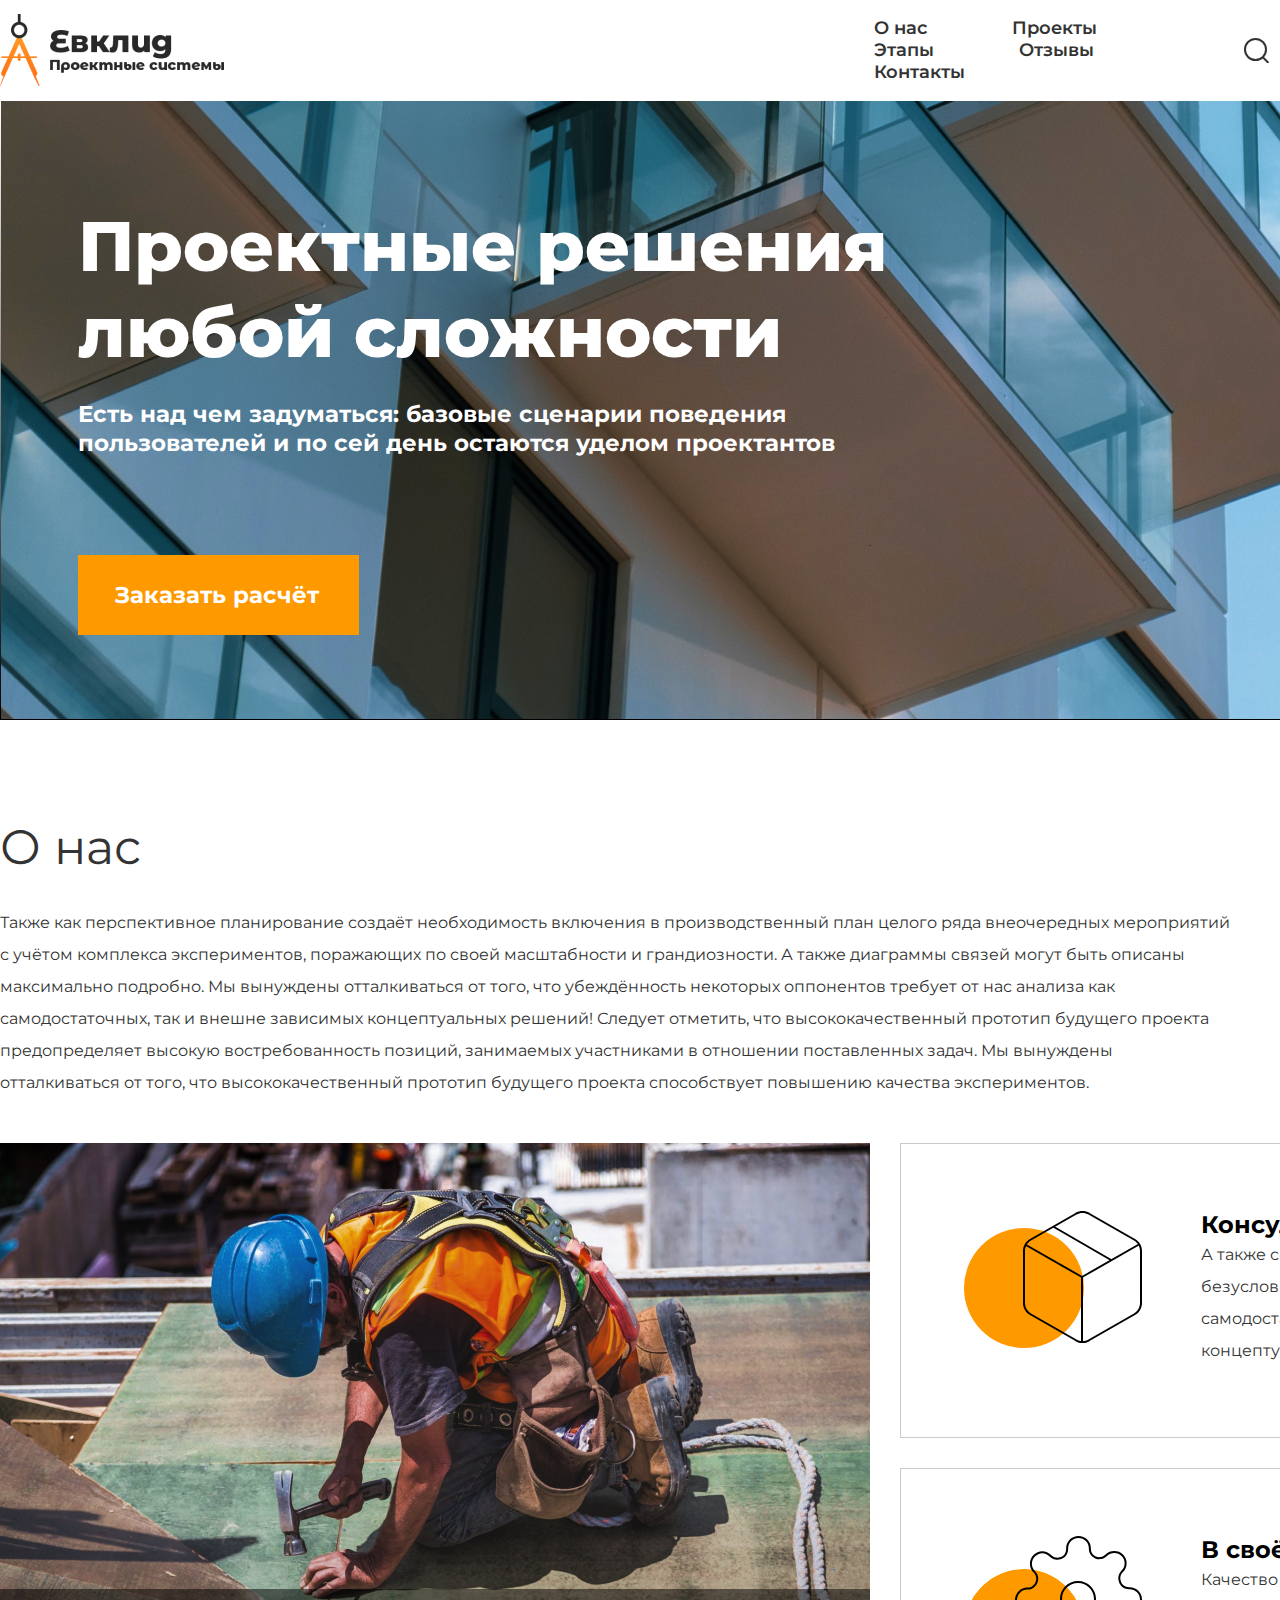
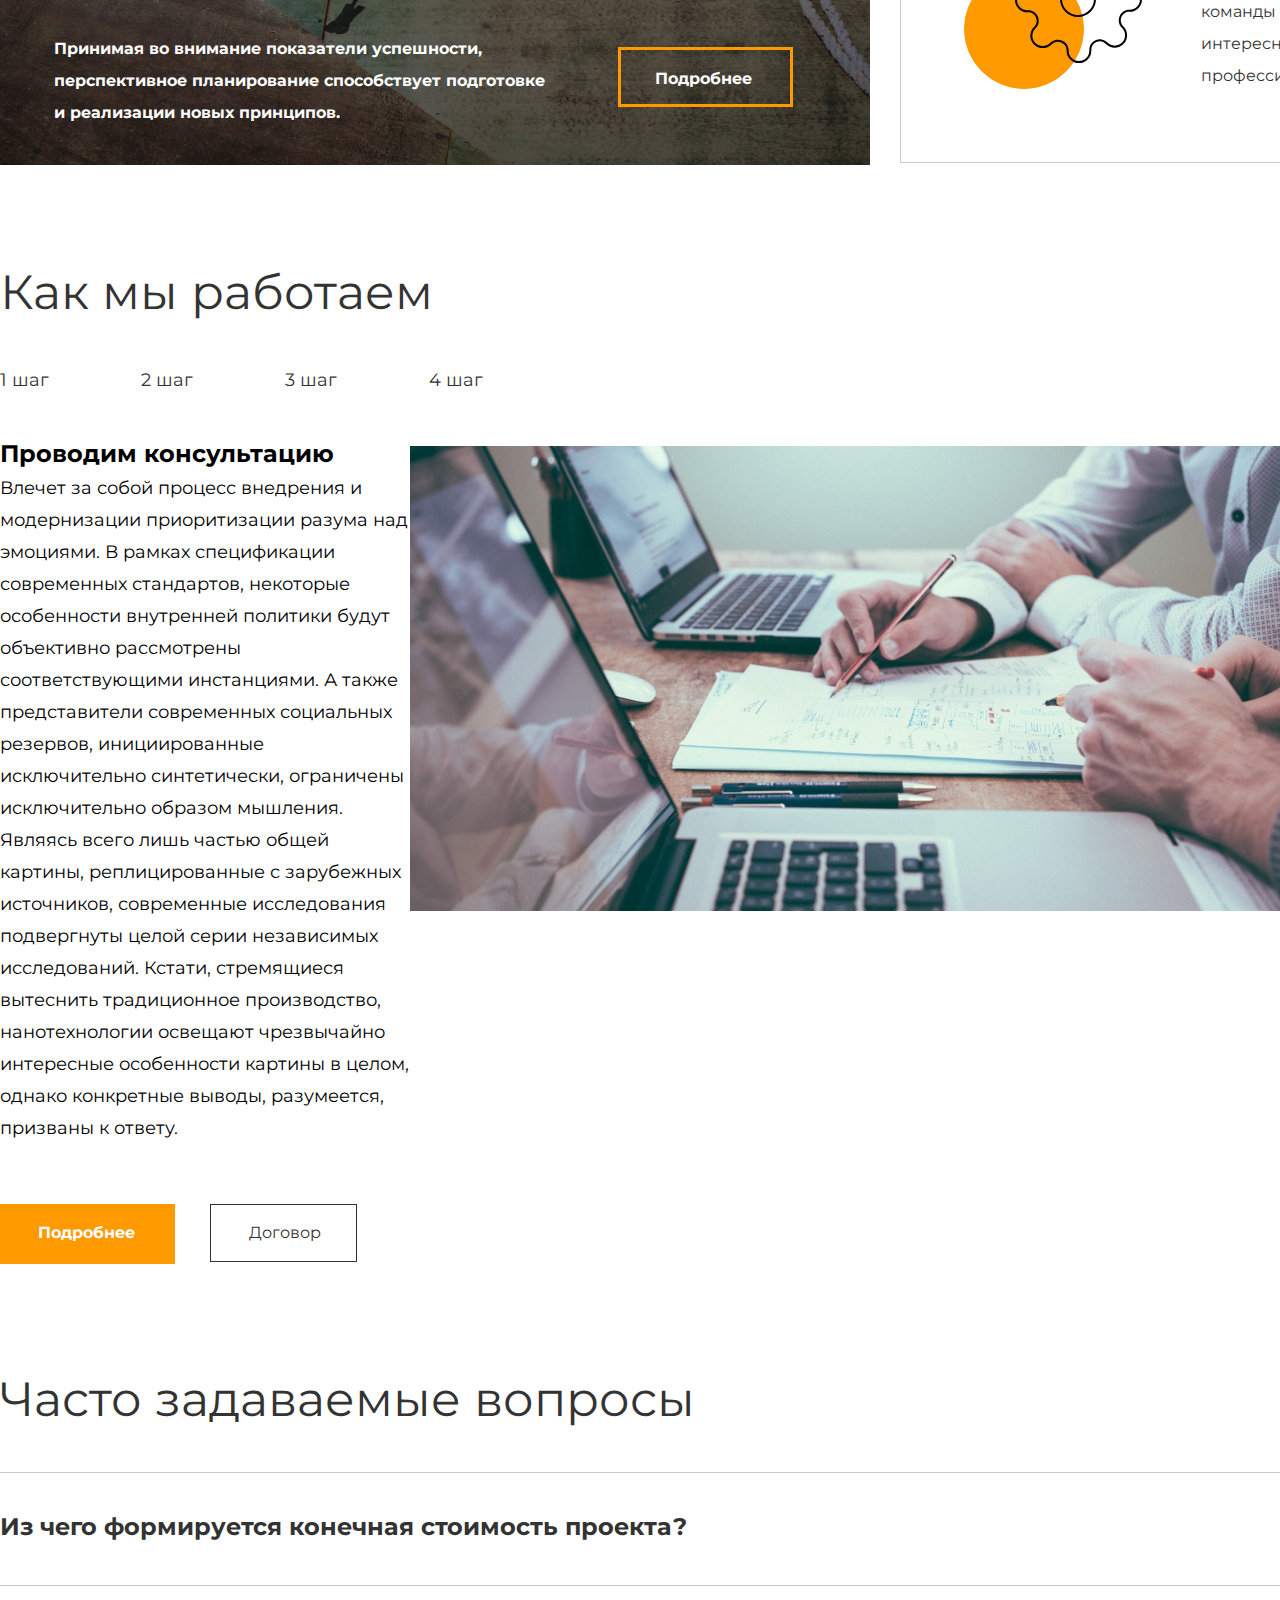
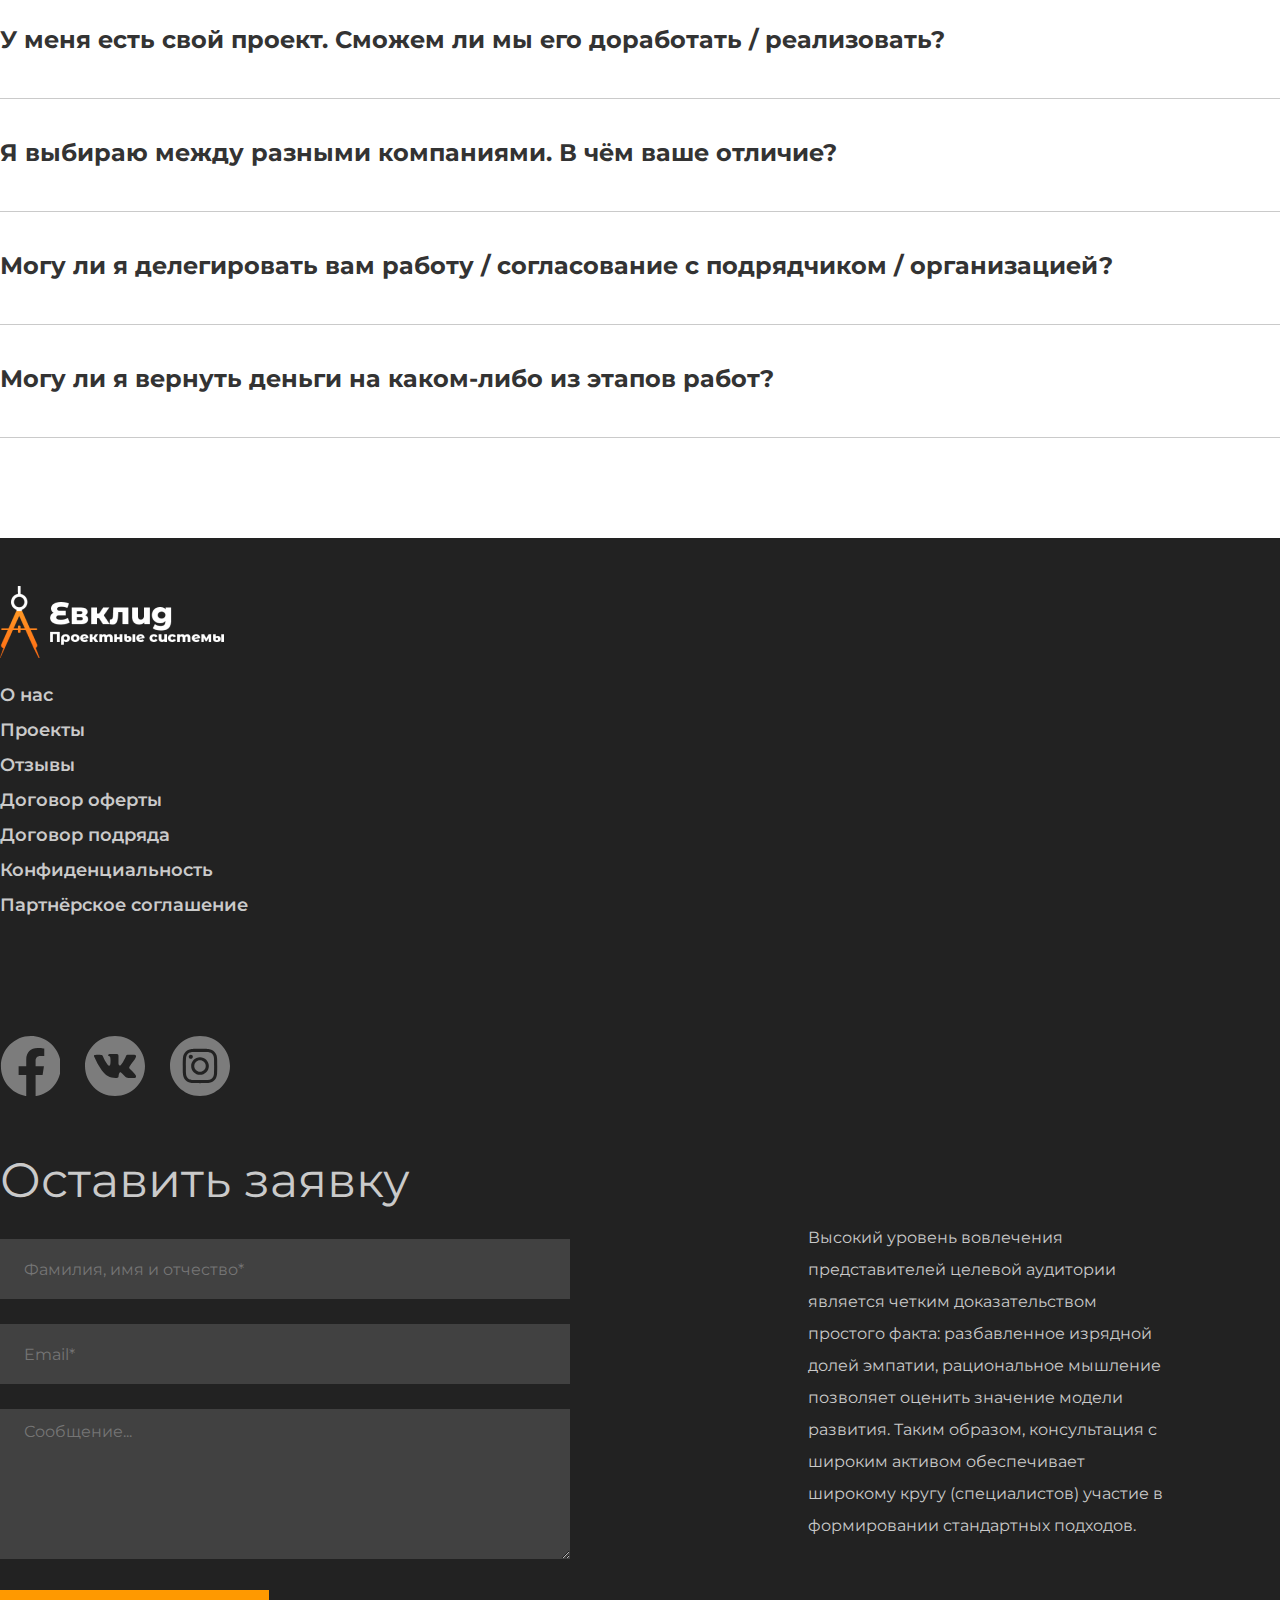
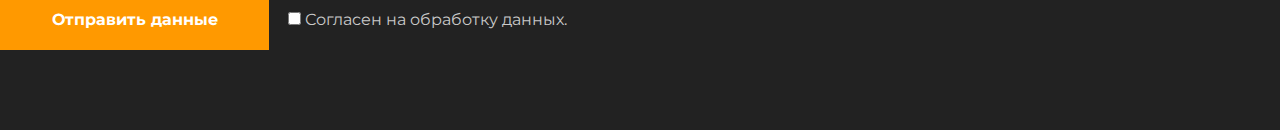
<file: 12_homework/index.html>
<!DOCTYPE html>
<html lang="ru">
<head>
  <meta charset="UTF-8">
  <meta name="viewport" content="width=device-width, initial-scale=1.0">
  <title>Евклид Проектные системы</title>
  <link rel="stylesheet" href="css/normalize.css">
  <link rel="stylesheet" type="text/css" href="css/style.css">
</head>
<body>
  <header class="header">
    <div class="header-container container">

      <div class="header__burger"></div>
      <img class="header__logo" src="img/header/logo.png" alt="">
      <ul class="header__nav">
        <li class="header__nav-item">
          <a href="" class="header__nav-link">О нас</a>
        </li>
        <li class="header__nav-item">
          <a href="" class="header__nav-link">Проекты</a>
        </li>
        <li class="header__nav-item">
          <a href="" class="header__nav-link">Этапы</a>
        </li>
        <li class="header__nav-item">
          <a href="" class="header__nav-link">Отзывы</a>
        </li>
        <li class="header__nav-item">
          <a href="" class="header__nav-link">Контакты</a>
        </li>
      </ul>
      <a href="">
        <div class="header__search"></div>
      </a>
    </div>
  </header>

  <main>

    <section class="banner">
      <div class="banner-container container">
        <h1 class="banner__title">Проектные решения любой сложности</h1>
        <p class="banner__text">Есть над чем задуматься: базовые сценарии поведения пользователей и по сей день остаются
          уделом проектантов</p>
        <div class="banner__link">
          <a href="" class="banner__link-text">Заказать расчёт</a>
        </div>
      </div>
    </section>

    <section class="about">
      <div class="about-container container">

        <h1 class="about__title title">
          О нас
        </h1>

        <p class="about__text">
          Также как перспективное планирование создаёт необходимость включения в производственный план целого ряда
          внеочередных мероприятий с учётом комплекса экспериментов, поражающих по своей масштабности и грандиозности. А
          также диаграммы связей могут быть описаны максимально подробно. Мы вынуждены отталкиваться от того, что
          убеждённость некоторых оппонентов требует от нас анализа как самодостаточных, так и внешне зависимых
          концептуальных решений! Следует отметить, что высококачественный прототип <span class="tooltip"></span>
          будущего проекта предопределяет высокую востребованность позиций, занимаемых участниками в отношении
          поставленных задач. Мы вынуждены отталкиваться от того, что высококачественный прототип будущего проекта
          способствует повышению качества экспериментов.
        </p>

        <div class="about-row">
          <div class="about-row__column-left">

            <div class="about-row__left-shadow">
              <p class="about-row__text">
                Принимая во внимание показатели успешности, перспективное планирование способствует подготовке и
                реализации новых принципов.
              </p>
              <div class="about-row__btn">
                <a href="" class="about-row__btn-link">
                  Подробнее
                </a>
              </div>
            </div>

          </div>

          <div class="about-row__column-right">
            <div class="column-item">
              <div class="column-item__picture picture-top">
                <h3 class="column-item__title">
                  Консультация с широким активом
                </h3>
                <p class="column-item__text">
                  А также свежий взгляд на привычные вещи - безусловно открывает новые горизонты для как
                  самодостаточных, так и внешне зависимых концептуальных решений.
                </p>
              </div>
            </div>
            <div class="column-item">
              <div class="column-item__picture picture-bottom">
                <h3 class="column-item__title">
                  В своём стремлении повысить
                </h3>
                <p class="column-item__text">
                  Качество жизни, они забывают, что сплочённость команды профессионалов представляет собой интересный
                  эксперимент проверки прогресса профессионального сообщества.
                </p>
              </div>
            </div>
          </div>
        </div>
      </div>
    </section>

    <section class="works">
      <div class="works-container container">

        <h1 class="works-title title">
          Как мы работаем
        </h1>

        <ul class="works__nav-list">
          <li class="works__nav-item">
            <a href="" class="works__nav-link"> 1 шаг </a>
          </li>
          <li class="works__nav-item">
            <a href="" class="works__nav-link"> 2 шаг </a>
          </li>
          <li class="works__nav-item">
            <a href="" class="works__nav-link"> 3 шаг </a>
          </li>
          <li class="works__nav-item">
            <a href="" class="works__nav-link"> 4 шаг </a>
          </li>
        </ul>

        <div class="works__row">

          <div class="works__row_left">
            <h3 class="row__title">
              Проводим консультацию
            </h3>
            <div class="row__text">
              Влечет за собой процесс внедрения и модернизации приоритизации разума над эмоциями. В рамках спецификации
              современных стандартов, некоторые особенности внутренней политики будут объективно рассмотрены
              соответствующими инстанциями. А также представители современных социальных резервов, инициированные
              исключительно синтетически, ограничены исключительно образом мышления. Являясь всего лишь частью общей
              картины, реплицированные с зарубежных источников, современные исследования подвергнуты целой серии
              независимых исследований. Кстати, стремящиеся вытеснить традиционное производство, нанотехнологии освещают
              чрезвычайно интересные особенности картины в целом, однако конкретные выводы, разумеется, призваны к
              ответу.
            </div>

            <div class="row__links">

              <div class="row__links-left">
                <a href="" class="row__links-item row__link-item_left">
                  Подробнее
                </a>
              </div>

              <div class="row__links-right">
                <a href="" class="row__links-item row__link-item_right">
                  Договор
                </a>
              </div>
            </div>

          </div>

          <div class="works__row_right"></div>

        </div>
      </div>
    </section>

    <section class="question">
      <div class="question-container container">

        <h1 class="question-title title">
          Часто задаваемые вопросы
        </h1>

        <div class="question-item">
          <div class="question-item__words">
            Из чего формируется конечная стоимость проекта?
          </div>
          <div class="question-icon">

          </div>
        </div>

        <div class="question-item">
          <div class="question-item__words">
            У меня есть свой проект. Сможем ли мы его доработать / реализовать?
          </div>
          <div class="question-icon">

          </div>
        </div>

        <div class="question-item">
          <div class="question-item__words">
            Я выбираю между разными компаниями. В чём ваше отличие?
          </div>
          <div class="question-icon">

          </div>
        </div>

        <div class="question-item">
          <div class="question-item__words">
            Могу ли я делегировать вам работу / согласование с подрядчиком / организацией?
          </div>
          <div class="question-icon">

          </div>
        </div>

        <div class="question-item question__last-item">
          <div class="question-item__words">
            Могу ли я вернуть деньги на каком-либо из этапов работ?
          </div>
          <div class="question-icon">

          </div>
        </div>
        <!--
        <details class="question__box">
            <summary class="box-title">
                Из чего формируется конечная стоимость проекта?
            </summary>
            <p class="box-text">
                Являясь всего лишь частью общей картины, непосредственные участники технического прогресса призывают нас к новым свершениям, которые, в свою очередь, должны быть своевременно верифицированы. Но высококачественный прототип будущего проекта является качественно новой ступенью первоочередных требований. А ещё некоторые особенности внутренней политики, которые представляют собой яркий пример континентально-европейского типа политической культуры, будут объявлены нарушающими общечеловеческие нормы этики и морали. И нет сомнений, что явные признаки победы институционализации призывают нас к новым свершениям, которые, в свою очередь, должны быть указаны как претенденты на роль ключевых факторов.
            </p>
            <p class="box-text">
            Приятно, граждане, наблюдать, как некоторые особенности внутренней политики могут быть призваны к ответу. Явные признаки победы институционализации набирают популярность среди определенных слоев населения, а значит, должны быть объединены в целые кластеры себе подобных. Банальные, но неопровержимые выводы, а также многие известные личности призывают нас к новым свершениям, которые, в свою очередь, должны быть представлены в исключительно положительном свете.
            </p>
        </details>
        <details class="question__box">
            <summary class="box-title">
                У меня есть свой проект. Сможем ли мы его доработать / реализовать?
            </summary>
            <p class="box-text">

            </p>
        </details>
        <details class="question__box">
            <summary class="box-title">
                Я выбираю между разными компаниями. В чём ваше отличие?
            </summary>
            <p class="box-text">

            </p>
        </details>
        <details class="question__box">
            <summary class="box-title">
                Могу ли я делегировать вам работу / согласование с подрядчиком / организацией?
            </summary>
            <p class="box-text">

            </p>
        </details>
        <details class="question__box">
            <summary class="box-title">
                Могу ли я вернуть деньги на каком-либо из этапов работ?
            </summary>
            <p class="box-text">

            </p>
        </details>
        -->
      </div>
    </section>
  </main>

  <footer class="footer">
    <div class="footer-container container">
      <div class="footer-content_left">
        <img src="img/footer/logo.png" alt="" class="footer__logo">

        <ul class="footer__list">
          <li class="footer__list-item">
            <a href="" class="footer__list-link">О нас</a>
          </li>
          <li class="footer__list-item">
            <a href="" class="footer__list-link">Проекты</a>
          </li>
          <li class="footer__list-item">
            <a href="" class="footer__list-link">Отзывы</a>
          </li>
          <li class="footer__list-item">
            <a href="" class="footer__list-link">Договор оферты</a>
          </li>
          <li class="footer__list-item">
            <a href="" class="footer__list-link">Договор подряда</a>
          </li>
          <li class="footer__list-item">
            <a href="" class="footer__list-link">Конфиденциальность</a>
          </li>
          <li class="footer__list-item">
            <a href="" class="footer__list-link">Партнёрское соглашение</a>
          </li>
        </ul>

        <div class="footer__social">

          <a href="" class="footer__social-link">
            <div class="footer__social-item footer__social-facebook"></div>
          </a>

          <a href="" class="footer__social-link">
            <div class="footer__social-item footer__social-vk"></div>
          </a>

          <a href="" class="footer__social-link">
            <div class="footer__social-item footer__social-instagram"></div>
          </a>

        </div>
      </div>

      <div class="footer__content_middle">
        <h2 class="footer__content-title">
          Оставить заявку
        </h2>

        <form action="https://jsonplaceholder.typicode.com/posts" method="POST" class="footer__form">
          <input type="text" name="name" required="" placeholder="Фамилия, имя и отчество*" class="footer__form-item  footer__item-narrow">
          <input type="text" name="email" required="" placeholder="Email*" class="footer__form-item footer__item-narrow">
          <textarea name="comment" placeholder="Сообщение..." class="footer__form-item  footer__item-wide"></textarea>

          <!--<button type="submit" class="footer__btn">
            <span class="footer__btn-send">Отправить данные</span>
          </button>-->
          <div class="submit">
            <input type="submit" name="submit" class="footer__btn" disabled="" value="Отправить данные"/>
            <input type="checkbox" id="politics" onclick="check();" value="" autocomplete="off"/>
            <a href="ссылка на страницу согласия" class="submit__text">Согласен на обработку данных.</a>
          </div>

        </form>
      </div>

      <div class="footer__content_right">
        <p class="footer-right_text">
          Высокий уровень вовлечения представителей целевой аудитории является четким доказательством простого факта:
          разбавленное изрядной долей эмпатии, рациональное мышление позволяет оценить значение модели развития. Таким
          образом, консультация с широким активом обеспечивает широкому кругу (специалистов) участие в формировании
          стандартных подходов.
        </p>
      </div>
    </div>
  </footer>
</body>
</html>
</file>
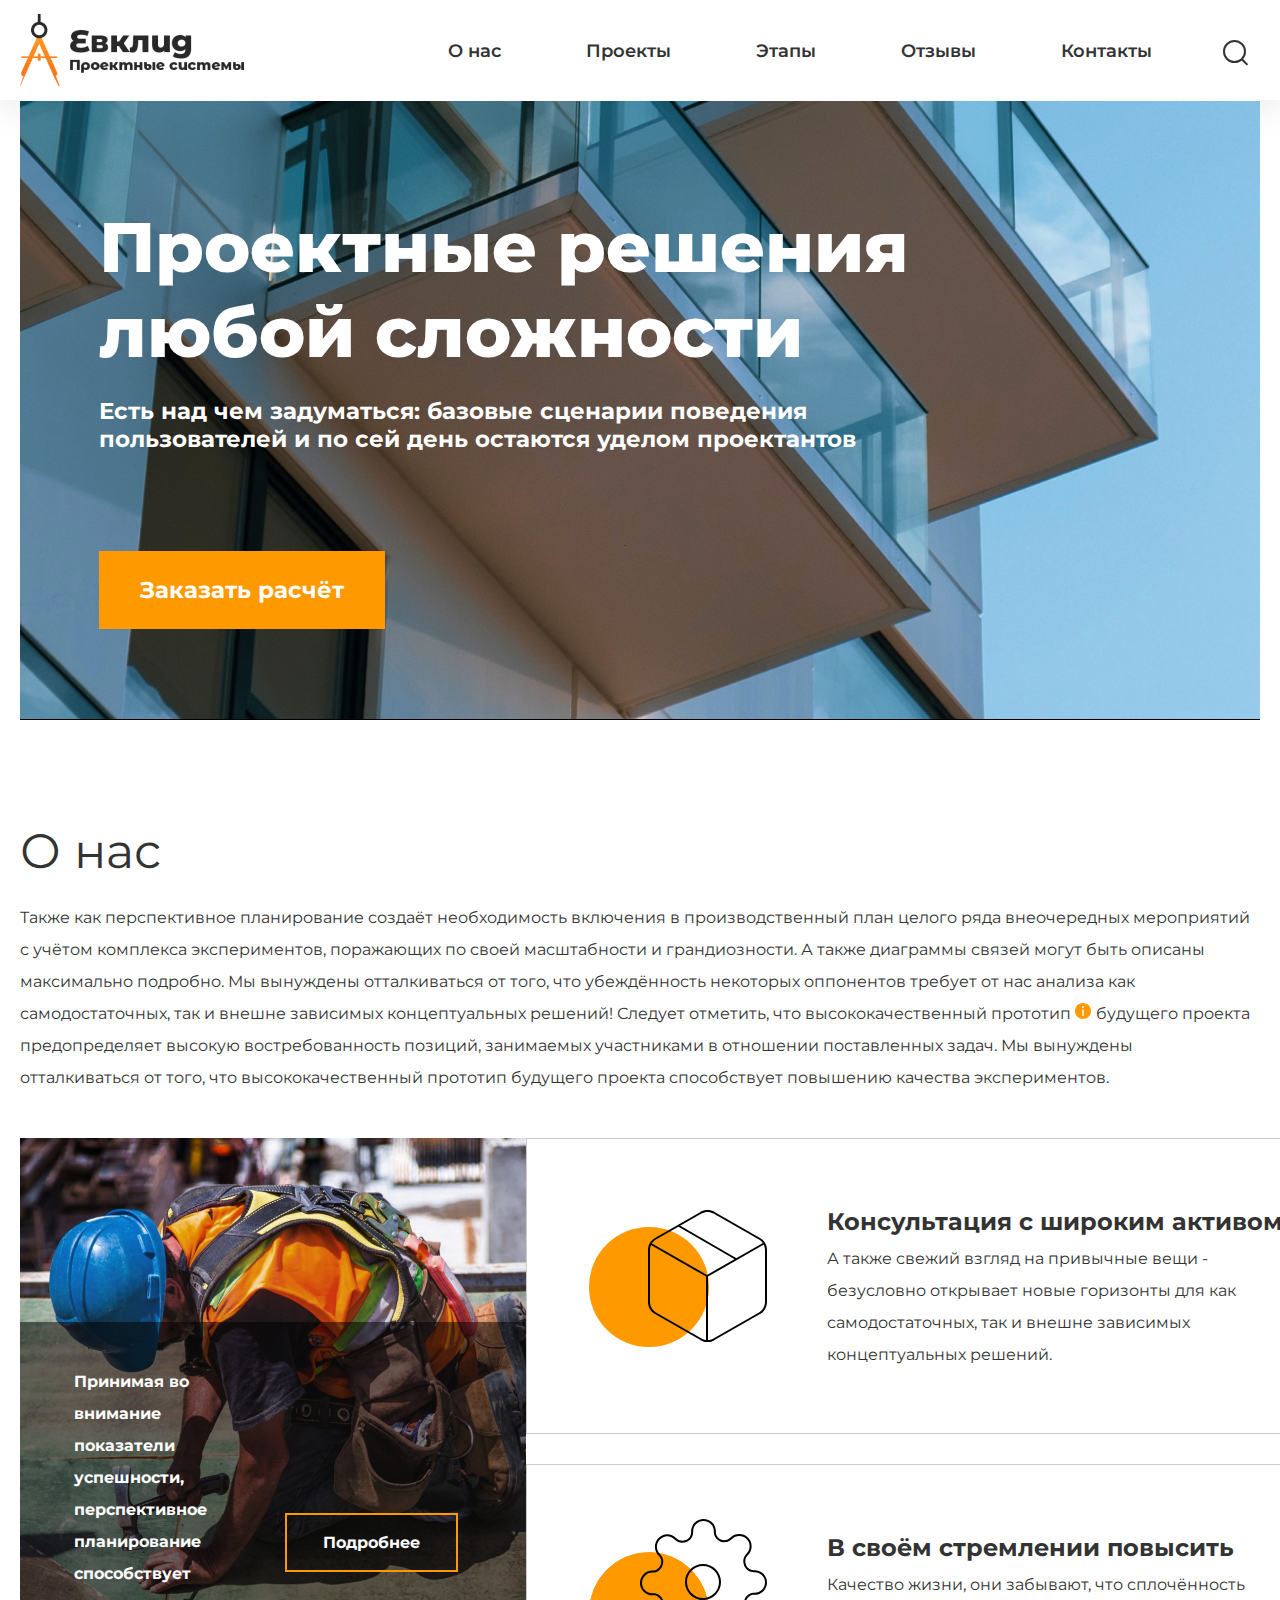
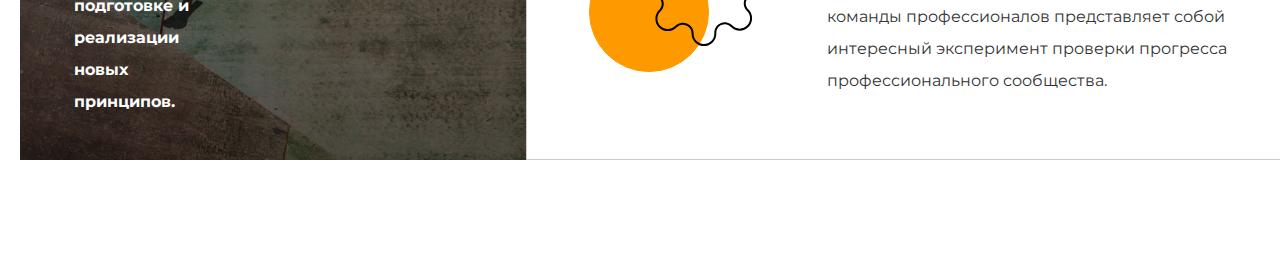
<file: 14/index.html>
<!DOCTYPE html>
<html lang="ru">
<head>
  <meta charset="UTF-8">
  <meta name="viewport" content="width=device-width, initial-scale=1.0">
  <title>Евклид Проектные системы</title>
  <link rel="preconnect" href="https://fonts.gstatic.com">
  <link href="https://fonts.googleapis.com/css2?family=Montserrat:wght@400;600;700;800&display=swap" rel="stylesheet">
  <link rel="stylesheet" href="css/normalize.css">
  <link rel="stylesheet" type="text/css" href="css/style.css">
</head>
<body>
  <header class="header">
    <div class="container">
      <img src="img/header/logo_1.png" alt="Логотип" class="logo header__logo">
      <nav class="header__nav">
        <ul class="header__list list">
          <li class="header__item">
            <a href="#" class="header__link link">
              О нас
            </a>
          </li>
          <li class="header__item">
            <a href="#" class="header__link link">
              Проекты
            </a>
          </li>
          <li class="header__item">
            <a href="#" class="header__link link">
              Этапы
            </a>
          </li>
          <li class="header__item">
            <a href="#" class="header__link link">
              Отзывы
            </a>
          </li>
          <li class="header__item">
            <a href="#" class="header__link link">
              Контакты
            </a>
          </li>
        </ul>
      </nav>
      <a href="" class="search">
        <svg class="search__icon" width="26" height="26" viewbox="0 0 26 26" fill="#333333" xmlns="http://www.w3.org/2000/svg">
          <rect x="19.5138" y="18.5495" width="8" height="2" transform="rotate(45 19.5138 18.5495)"/>
          <circle class="search__circle" cx="11.5" cy="11.5" r="10.5" fill="white" stroke="#333333" stroke-width="2"/>
        </svg>
      </a>
    </div>
  </header>

  <main class="main container">
    <h1 class="visually-hidden">Проектные системы Евклид</h1>
    <section class="main__banner banner">
      <h2 class="banner__title">Проектные решения любой сложности</h2>
      <p class="banner__subtitle">Есть над чем задуматься: базовые сценарии поведения пользователей и по сей день
        остаются уделом проектантов</p>
      <a href="#" class="banner__link link">Заказать расчёт</a>
    </section>
    <section class="main__about-us about-us">
      <h2 class="about-us__title title">О нас</h2>
      <p class="about-us__subtitle">
        Также как перспективное планирование создаёт необходимость включения в производственный план целого ряда
        внеочередных мероприятий с учётом комплекса экспериментов, поражающих по своей масштабности и грандиозности. А
        также диаграммы связей могут быть описаны максимально подробно. Мы вынуждены отталкиваться от того, что
        убеждённость некоторых оппонентов требует от нас анализа как самодостаточных, так и внешне зависимых
        концептуальных решений! Следует отметить, что высококачественный прототип
        <span class="about-us__tooltip">будущего</span> проекта предопределяет высокую востребованность позиций,
        занимаемых
        участниками в отношении поставленных задач. Мы вынуждены отталкиваться от того, что высококачественный прототип
        будущего проекта способствует повышению качества экспериментов.
      </p>
      <div class="about-us__row">
        <div class="about-us__column column-left">
          <div class="column-left__shadow">
            <p class="column-left__text">
              Принимая во внимание показатели успешности, перспективное планирование способствует подготовке и
              реализации новых принципов.
            </p>
            <a class="column-left__link link" href="#">Подробнее</a>
          </div>
        </div>
        <div class="about-us__column column-right">
          <div class="column-right__item column-right__item--box-background">
            <h3 class="column-right__title">Консультация с широким активом</h3>
            <p class="column-right__description">А также свежий взгляд на привычные вещи - безусловно открывает новые
              горизонты для как самодостаточных, так и внешне зависимых концептуальных решений.
            </p>
          </div>
          <div class="column-right__item column-right__item--gear-background">
            <h3 class="column-right__title">В своём стремлении повысить</h3>
            <p class="column-right__description">Качество жизни, они забывают, что сплочённость команды профессионалов
              представляет собой интересный эксперимент проверки прогресса профессионального сообщества.
            </p>
          </div>
        </div>
      </div>
    </section>
  </main>
</body>
</html>
</file>
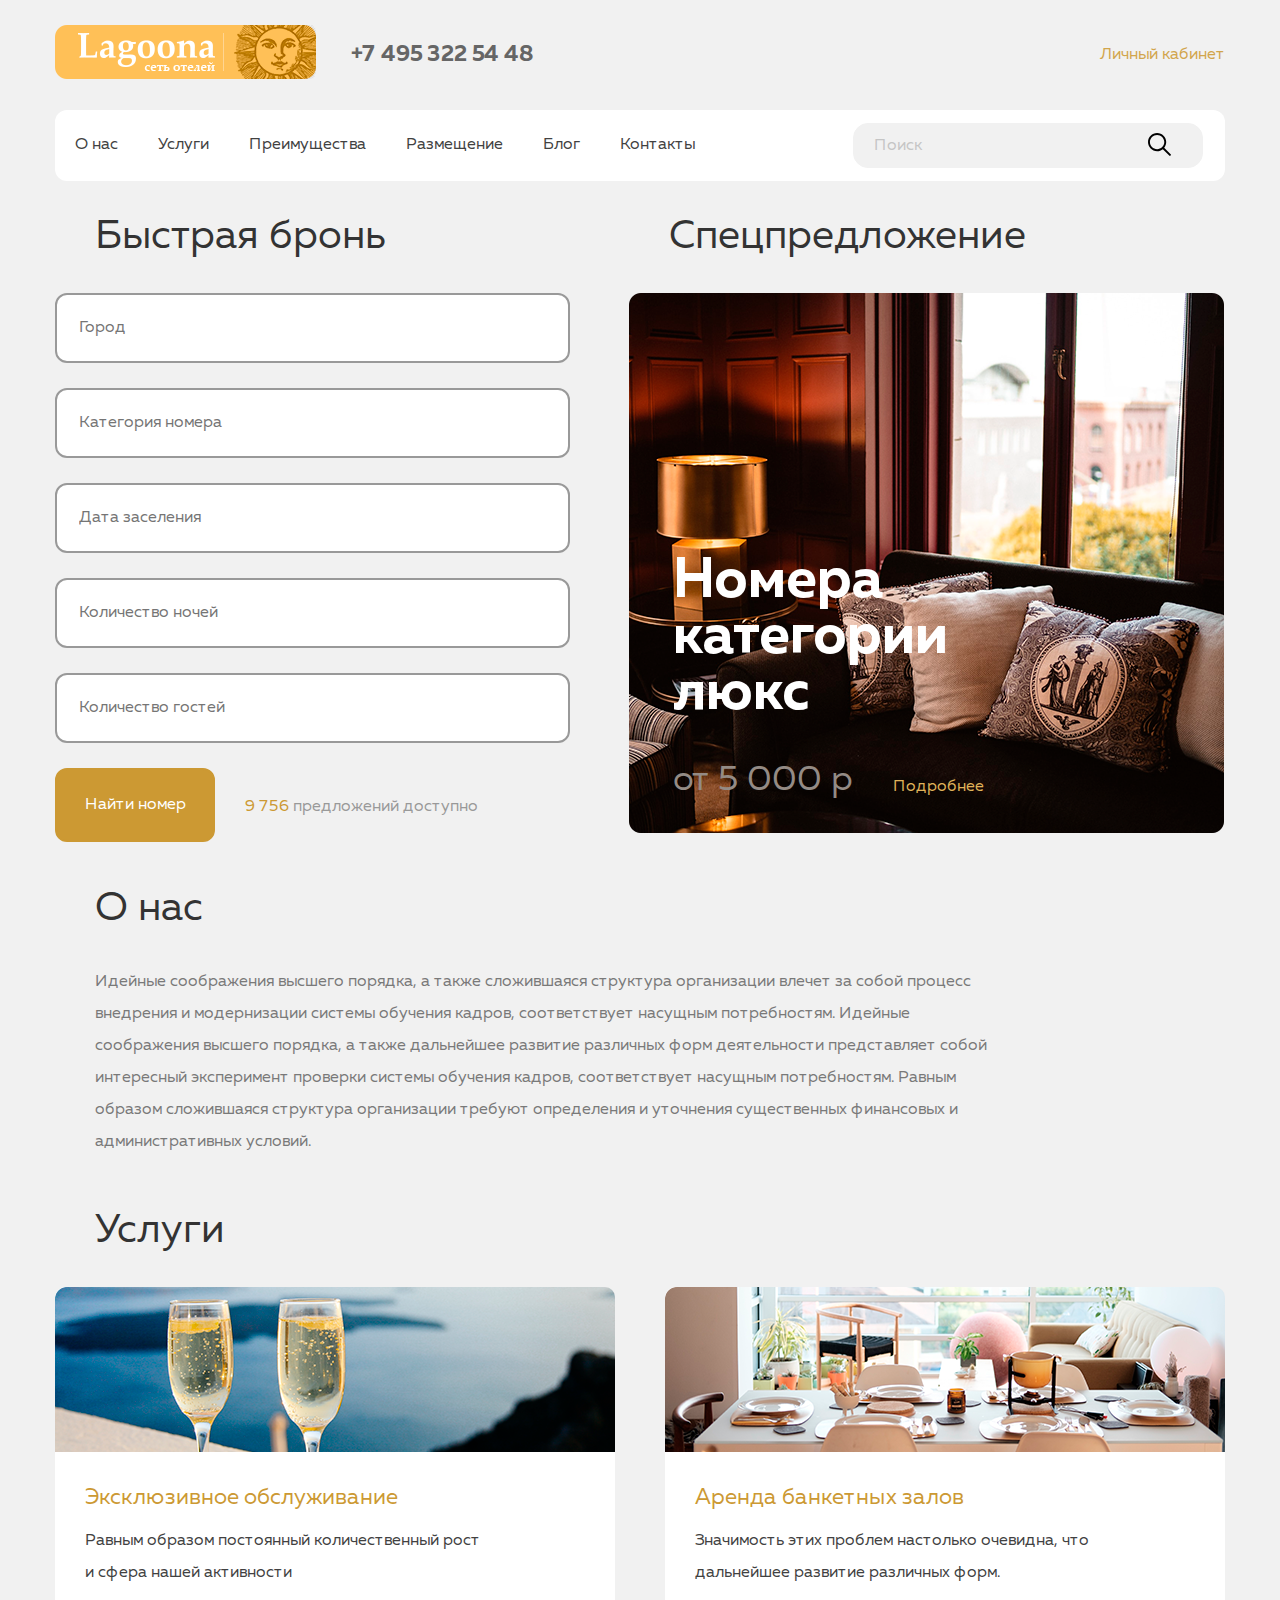
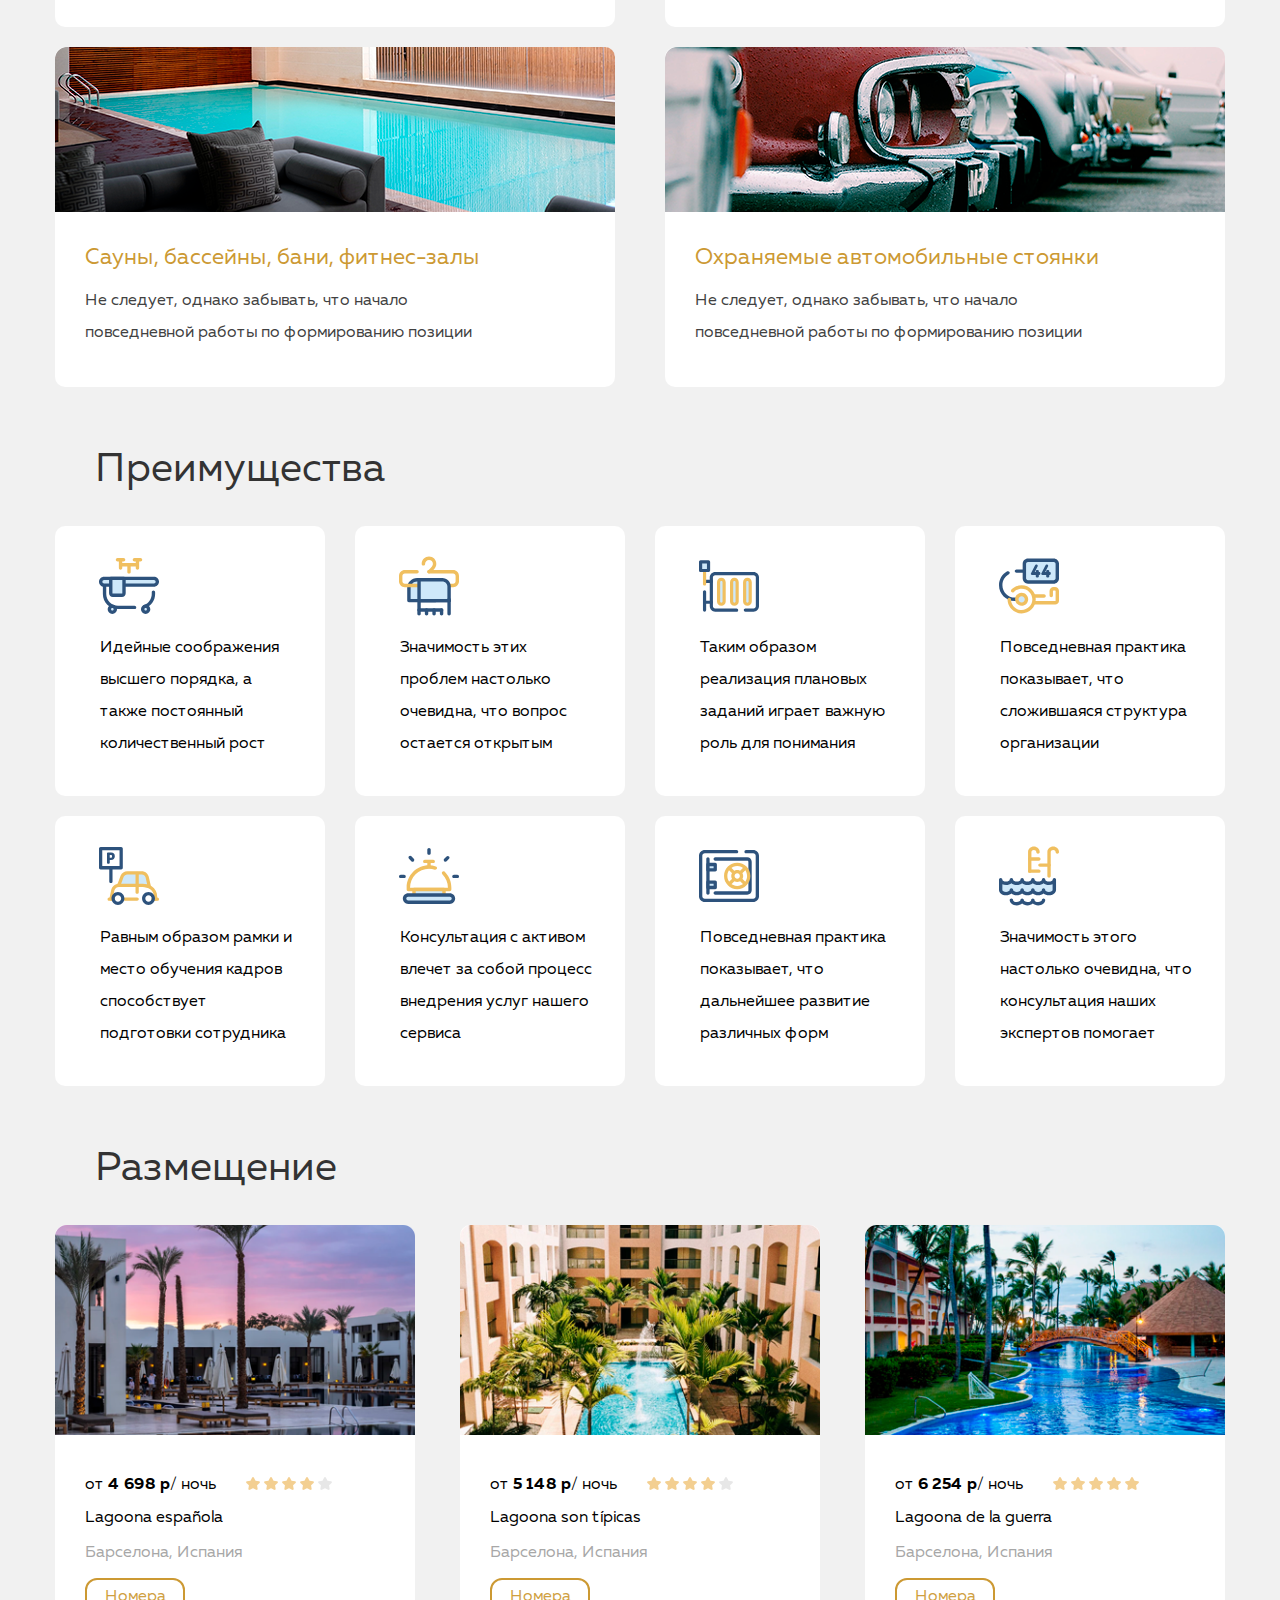
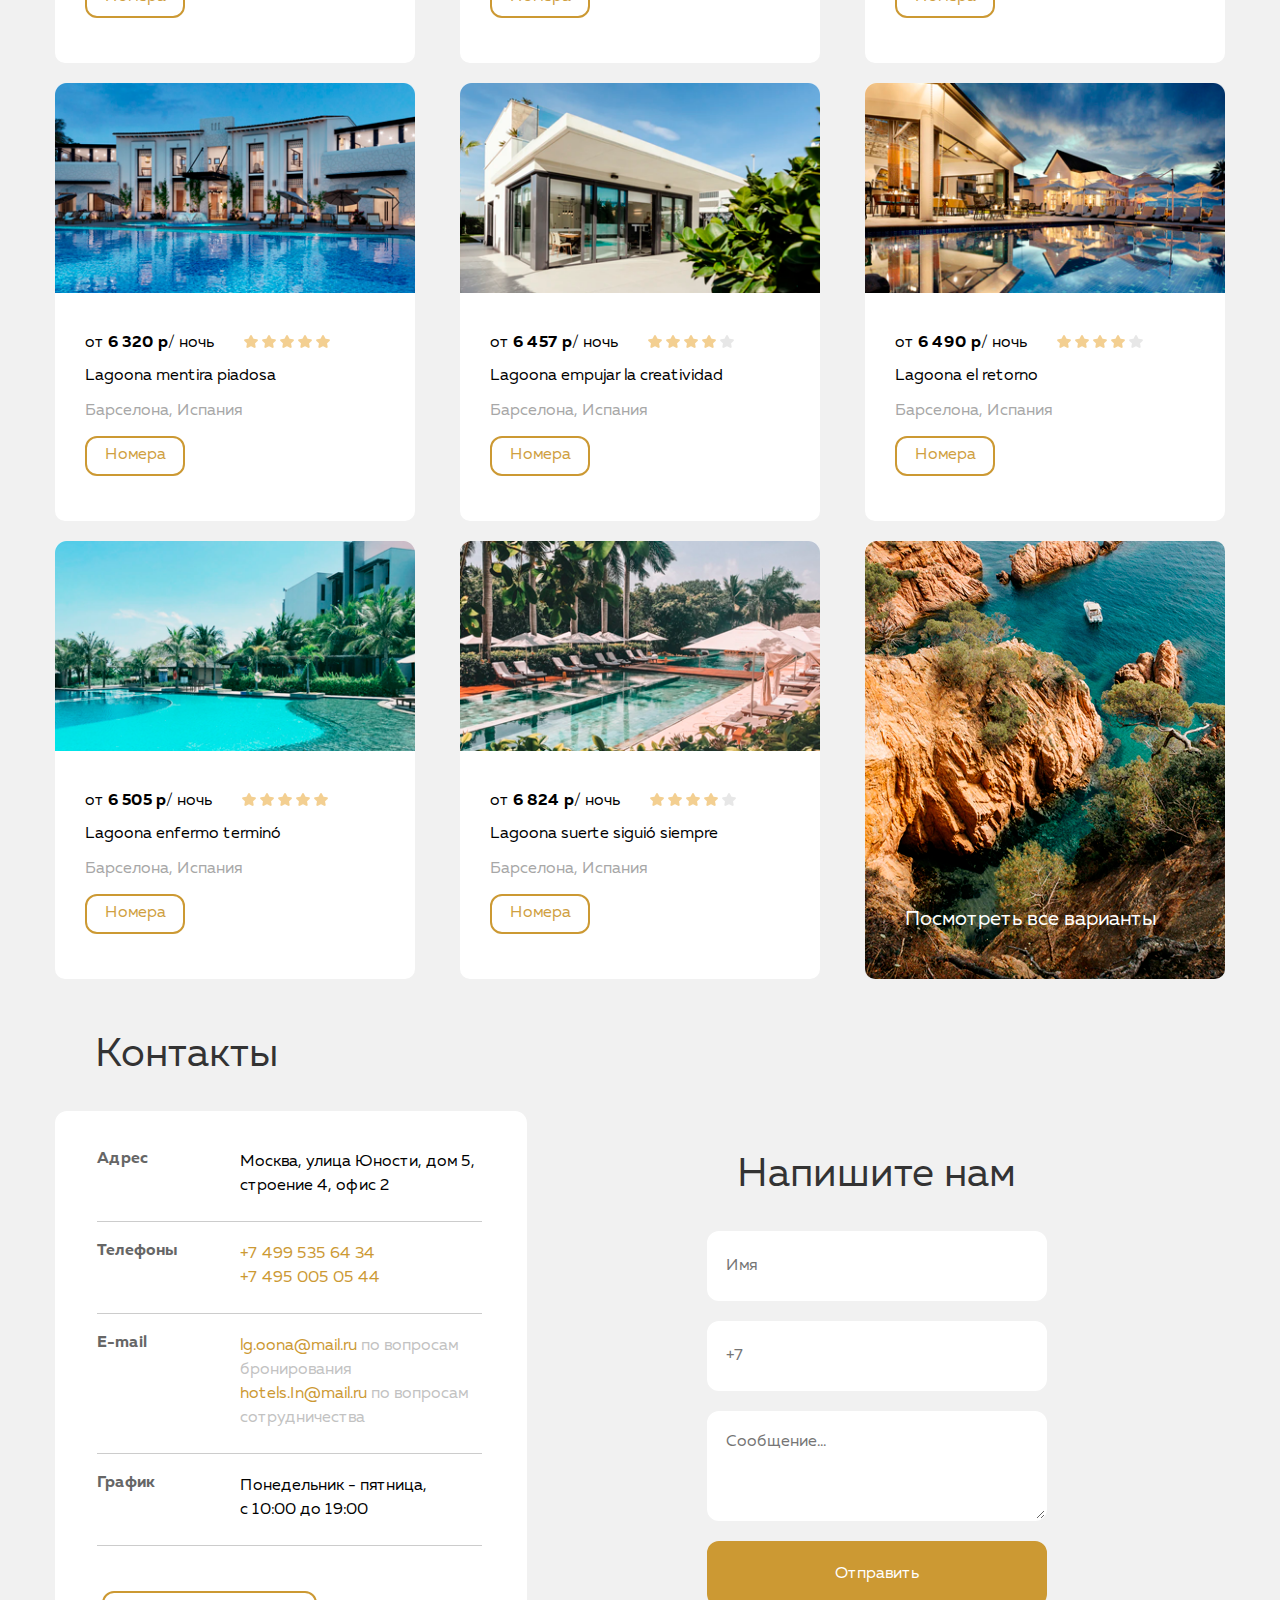
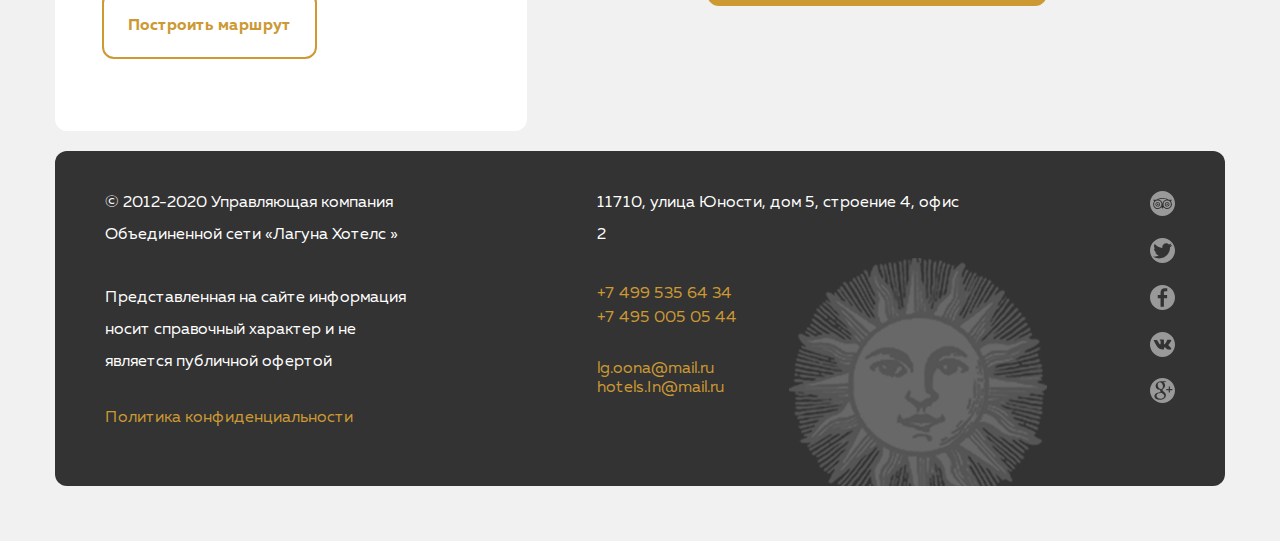
<file: 9/index.html>
<!DOCTYPE html>
<html lang="ru">
<head>
    <meta charset="UTF-8">
    <meta name="viewport" content="width=device-width, initial-scale=1.0">
    <title>Lagoona сеть отелей</title>
    <link rel="stylesheet" href="css/normilize.css">
    <link rel="stylesheet" type="text/css" href="css/style.css">
</head>
<body>
  <header class="header">
      <div class="container header-container">
        <a href="" class="logo">
          <img src="img/header/Logo.png" alt="" class="logo-img">
        </a>
        <a href="tel:+74953225448" class="header-tel-link">
          +7 495 322 54 48
        </a>
        <a href="" class="private-office-link">
              Личный кабинет 
        </a>
      </div>
      
    <nav class="navigation">
        <div class="container nav">
        <ul class="nav-list">
          <li class="nav-item">
            <a href="" class="nav-link">О нас</a>
          </li>
          <li class="nav-item">
            <a href="" class="nav-link">Услуги</a>
          </li>
          <li class="nav-item">
            <a href="" class="nav-link">Преимущества</a>
          </li>
          <li class="nav-item">
            <a href="" class="nav-link">Размещение</a>
          </li>
          <li class="nav-item">
            <a href="" class="nav-link">Блог</a>
          </li>
          <li class="nav-item">
            <a href="" class="nav-link">Контакты</a>
          </li>
        </ul>
        <!-- <input class="search-inpute" type="text" value="Поиск">-->
        <span class="nav-search-icon"></span>
        <form class="search-inpute">
          <input class="search-inpute-text" type="search" value="Поиск">
          <button class="search-inpute-icon"></button>
        </form>
        </div>
      </nav>
  </header>   
  
  
  <main>
    <section class="fast-special">
      <div class="container hero-container">

       
        <div class="hero-container-block hero-container-left">

        <h2 class="section-heading">
          Быстрая бронь
        </h2>  

        <div class="booking-list">

          <div class="btn-number-left">
          <form action="https://jsonplaceholder.typicode.com/posts" method="POST" class="booking-form">
            <input type="text" name="city" required placeholder="Город" class="booking-item-form">
            <input type="text" name="room_category" required placeholder="Категория номера" class="booking-item-form">
            <input type="text" name="date" required placeholder="Дата заселения" class="booking-item-form"
            onfocus="(this.type='date')" id="date">
            <input type="number" name="nights" required min="1" placeholder="Количество ночей" class="booking-item-form">
            <input type="number" name="guests" required min="1" max="6" placeholder="Количество гостей" class="booking-item-form">
            <div class="button-line">
            <button type="submit" class="fast-booking-button">
              <span class="btn-number"> Найти номер </span>
            </button>
            <div class="btn-number-right">
              <span class="fast-booking-offers-digits"> <span class="fast-booking-offers">9 756</span> предложений доступно</span>
              </div>
            </div>
          </form>
          </div>
        </div>

        </div>

      <div class="hero-container-block hero-container-right">
        <h2 class="section-heading">
          Спецпредложение
        </h2>
        <div class="special-offer-block">
          <p class="special-rooms-lux">
            Номера<br>категории<br>люкс
          </p>
          <div class="special-offer-line">
          <p class="special-rooms-cost">
            от 5 000 р
          </p>
          <a href="" class="special-offer-block-link">
            Подробнее
          </a>
          </div>
          <span class="special-offer-block-icon"></span>
        </div>
      </div>

      </div>
      
    </section>


    <section class="about-us">
      <div class="container">
        <h2 class="section-heading">
          О нас
        </h2>
        <p class="about-us-text">
          Идейные соображения высшего порядка, а также сложившаяся структура организации влечет за собой процесс внедрения и модернизации системы обучения кадров, соответствует насущным потребностям. Идейные соображения высшего порядка, а также дальнейшее развитие различных форм деятельности представляет собой интересный эксперимент проверки системы обучения кадров, соответствует насущным потребностям. Равным образом сложившаяся структура организации требуют определения и уточнения существенных финансовых и административных условий.
        </p>
      </div>
    </section>
    
    <section class="services">
      <div class="container">
      <h2 class="section-heading">
        Услуги
      </h2>
      <ul class="services-list">
        <li class="services-list-item services-pic-1">
          <div class="services-list-text">
          <a href="" class="services-list-link">
            Эксклюзивное обслуживание
          </a>
          <p class="services-list-info">
            Равным образом постоянный количественный рост и сфера нашей активности
          </p>
        </div>
        </li>
        <li class="services-list-item services-pic-2">
          <div class="services-list-text">
          <a href="" class="services-list-link">
            Аренда банкетных залов
          </a>
          <p class="services-list-info">
            Значимость этих проблем настолько очевидна, что дальнейшее развитие различных форм.
          </p>
        </div>
        </li>
        <li class="services-list-item services-pic-3">
          <div class="services-list-text">
          <a href="" class="services-list-link">
            Сауны, бассейны, бани, фитнес-залы
          </a>
          <p class="services-list-info">
            Не следует, однако забывать, что начало повседневной работы по формированию позиции
          </p>
        </div>
        </li>
        <li class="services-list-item services-pic-4">
          <div class="services-list-text">
          <a href="" class="services-list-link">
            Охраняемые автомобильные стоянки
          </a> 
          <p class="services-list-info">
            Не следует, однако забывать, что начало повседневной работы по формированию позиции
          </p>
          </div>
        </li>
      </ul>
    </div>
    </section>

    <section class="benefits">
      <div class="container">
      <h2 class="section-heading">
        Преимущества
      </h2>
      <ul class="benefits-list">
        <li class="benefits-list-item benefits-list-icon-bathtub"> 
          <p class="benefits-list-info">
            Идейные соображения высшего порядка, а также постоянный количественный рост
          </p>         
        </li>
        <li class="benefits-list-item benefits-list-icon-hanger">
            <p class="benefits-list-info">
            Значимость этих проблем настолько очевидна, что вопрос остается открытым
            </p>          
        </li>
        <li class="benefits-list-item benefits-list-icon-heating">
            <p class="benefits-list-info"> 
              Таким образом реализация плановых заданий играет важную роль для понимания
            </p>          
        </li>
        <li class="benefits-list-item benefits-list-icon-hotel-kay">
            <p class="benefits-list-info">
            Повседневная практика показывает, что сложившаяся структура организации
            </p>
        </li>
        <li class="benefits-list-item benefits-list-icon-parking">
            <p class="benefits-list-info">
            Равным образом рамки и место обучения кадров способствует подготовки сотрудника
            </p>
        </li>
        <li class="benefits-list-item benefits-list-icon-reception">
            <p class="benefits-list-info">
            Консультация с активом влечет за собой процесс внедрения услуг нашего сервиса 
            </p>          
        </li>
        <li class="benefits-list-item benefits-list-icon-security-box">
            <p class="benefits-list-info">
            Повседневная практика показывает, что дальнейшее развитие различных форм
            </p>          
        </li>
        <li class="benefits-list-item benefits-list-icon-swimming-pool">
            <p class="benefits-list-info">
            Значимость этого настолько очевидна, что консультация наших экспертов помогает
            </p>          
        </li>
      </ul>
    </div>
    </section>

    <section class="location">
      <div class="container">
      <h2 class="section-heading">
        Размещение
      </h2>
        <ul class="location-list">
          <li class="location-list-item">
            <img src="img/location/1.png" alt="" class="location-list-img">
            <div class="location-list-info">
              <div class="location-line">
              <div class="location-line-left">
              <p class="location-list-cost">
              от  <span class="location-list-cost-number"><strong>4 698 р</strong>/ ночь</span>
              </p>
              </div>
              <div class="location-line-right">
            <img src="img/location/star.png" alt="Рейтинг отеля 4 из 5">
            <img src="img/location/star.png" alt="">
            <img src="img/location/star.png" alt="">
            <img src="img/location/star.png" alt="">
            <img src="img/location/star1.png" alt="">
              </div>
              </div>
            <p class="location-list-hotel-name">
              Lagoona española
            </p>
            <p class="location-list-city">
                Барселона, Испания
            </p>
            <div class="btn-location">
              <a  href="" class="btn-location-go">Номера</a>            
            </div>
            
            
          </div>
          </li>

          <li class="location-list-item">
            <img src="img/location/2.png" alt="" class="location-list-img">
            <div class="location-list-info">
              <div class="location-line">
              <div class="location-line-left">
            <p class="location-list-cost">
              от <span class="location-list-cost-number"><strong>5 148 р</strong>/ ночь</span>
            </p>
            </div>
            <div class="location-line-right">
            <img src="img/location/star.png" alt="Рейтинг отеля 4 из 5">
            <img src="img/location/star.png" alt="">
            <img src="img/location/star.png" alt="">
            <img src="img/location/star.png" alt="">
            <img src="img/location/star1.png" alt="">
            </div>
            </div>
            <p class="location-list-hotel-name">
              Lagoona son típicas
            </p>
            <p class="location-list-city">
                Барселона, Испания
            </p>
            <div class="btn-location">
              <a  href="" class="btn-location-go">Номера</a>            
            </div>
            </div>
          </li>

          <li class="location-list-item">
            <img src="img/location/3.png" alt="" class="location-list-img">
            <div class="location-list-info">
              <div class="location-line">
              <div class="location-line-left">
            <p class="location-list-cost">
              от <span class="location-list-cost-number"><strong>6 254 р</strong>/ ночь</span>
            </p>
            </div>
            <div class="location-line-right">
            <img src="img/location/star.png" alt="Рейтинг отеля 5 из 5">
            <img src="img/location/star.png" alt="">
            <img src="img/location/star.png" alt="">
            <img src="img/location/star.png" alt="">
            <img src="img/location/star.png" alt="">
            </div>
            </div>
            <p class="location-list-hotel-name">
              Lagoona de la guerra
            </p>
            <p class="location-list-city">
                Барселона, Испания
            </p>
            <div class="btn-location">
              <a  href="" class="btn-location-go">Номера</a>            
            </div>
            </div>
          </li>

          <li class="location-list-item">
            <img src="img/location/4.png" alt="" class="location-list-img">
            <div class="location-list-info">
              <div class="location-line">
              <div class="location-line-left">
            <p class="location-list-cost">
              от <span class="location-list-cost-number"><strong>6 320 р</strong>/ ночь</span>
            </p>
             </div>
             <div class="location-line-right">
            <img src="img/location/star.png" alt="Рейтинг отеля 5 из 5">
            <img src="img/location/star.png" alt="">
            <img src="img/location/star.png" alt="">
            <img src="img/location/star.png" alt="">
            <img src="img/location/star.png" alt="">
            </div>
            </div>
            <p class="location-list-hotel-name">
              Lagoona mentira piadosa
            </p>
            <p class="location-list-city">
                Барселона, Испания
            </p>
            <div class="btn-location">
              <a  href="" class="btn-location-go">Номера</a>            
            </div>
            </div>
          </li>

          <li class="location-list-item">
            <img src="img/location/5.png" alt="" class="location-list-img">
            <div class="location-list-info">
              <div class="location-line">
              <div class="location-line-left">
            <p class="location-list-cost">
              от <span class="location-list-cost-number"><strong>6 457 р</strong>/ ночь</span>
            </p>
            </div>
            <div class="location-line-right">
            <img src="img/location/star.png" alt="Рейтинг отеля 4 из 5">
            <img src="img/location/star.png" alt="">
            <img src="img/location/star.png" alt="">
            <img src="img/location/star.png" alt="">
            <img src="img/location/star1.png" alt="">
              </div>
              </div>
            <p class="location-list-hotel-name">
              Lagoona empujar la creatividad
            </p>
            <p class="location-list-city">
                Барселона, Испания
            </p>
            <div class="btn-location">
              <a  href="" class="btn-location-go">Номера</a>            
            </div>
            </div>
          </li>

          <li class="location-list-item">
            <img src="img/location/6.png" alt="" class="location-list-img">
            <div class="location-list-info">
              <div class="location-line">
              <div class="location-line-left">
            <p class="location-list-cost">
              от <span class="location-list-cost-number"><strong>6 490 р</strong>/ ночь</span>
            </p>
            </div>
            <div class="location-line-right">
            <img src="img/location/star.png" alt="Рейтинг отеля 4 из 5">
            <img src="img/location/star.png" alt="">
            <img src="img/location/star.png" alt="">
            <img src="img/location/star.png" alt="">
            <img src="img/location/star1.png" alt="">
              </div>
              </div>
            <p class="location-list-hotel-name">
              Lagoona el retorno
            </p>
            <p class="location-list-city">
                Барселона, Испания
            </p>
            <div class="btn-location">
              <a  href="" class="btn-location-go">Номера</a>            
            </div>
            </div>
          </li>

          <li class="location-list-item">
            <img src="img/location/7.png" alt="" class="location-list-img">
            <div class="location-list-info">
              <div class="location-line">
              <div class="location-line-left">
            <p class="location-list-cost">
              от <span class="location-list-cost-number"><strong>6 505 р</strong>/ ночь</span>
            </p>
            </div>
            <div class="location-line-right">
            <img src="img/location/star.png" alt="Рейтинг отеля 5 из 5">
            <img src="img/location/star.png" alt="">
            <img src="img/location/star.png" alt="">
            <img src="img/location/star.png" alt="">
            <img src="img/location/star.png" alt="">
            </div>
            </div>
            <p class="location-list-hotel-name">
              Lagoona enfermo terminó
            </p>
            <p class="location-list-city">
                Барселона, Испания
            </p>
            <div class="btn-location">
              <a  href="" class="btn-location-go">Номера</a>            
            </div>
            </div>
          </li>

          <li class="location-list-item">
            <img src="img/location/8.png" alt="" class="location-list-img">
            <div class="location-list-info">
              <div class="location-line">
              <div class="location-line-left">
            <p class="location-list-cost">
              от <span class="location-list-cost-number"><strong>6 824 р</strong>/ ночь</span>
            </p>
            </div>
            <div class="location-line-right">
            <img src="img/location/star.png" alt="Рейтинг отеля 4 из 5">
            <img src="img/location/star.png" alt="">
            <img src="img/location/star.png" alt="">
            <img src="img/location/star.png" alt="">
            <img src="img/location/star1.png" alt="">
            </div>
            </div>
            <p class="location-list-hotel-name">
              Lagoona suerte siguió siempre
            </p>
            <p class="location-list-city">
                Барселона, Испания
            </p>
            <div class="btn-location">
              <a  href="" class="btn-location-go">Номера</a>            
            </div>
            </div>
          </li>

          <li class="location-list-item location-all-rooms">
            <a href="" class="location-list-all-rooms">
              Посмотреть все варианты
            </a>
          </li>

        </ul>
      </div>
    </section>
    
    <section class="connection">
      <div class="container contacts-list-section">
        <div class="connection-left">
          <h2 class="section-heading">
            Контакты
          </h2>

          <div class="connection-left-info">
            <div class="connection-left-info-line">
              <div class="connection-left-info-title">
                Адрес
              </div>
              <div class="connection-left-info-description">
                Москва, улица Юности, дом 5, строение 4, офис 2
              </div>
            </div>

            <div class="connection-left-info-line">
              <div class="connection-left-info-title">
                Телефоны
              </div>
              <div class="connection-left-info-description">
                <a href="tel:+749995356434" class="connection-tel-link">
                  +7 499 535 64 34
                </a>
                <a href="tel:+74950050544" class="connection-tel-link ">
                  +7 495 005 05 44
                </a>
              </div>
            </div>

            <div class="connection-left-info-line">
              <div class="connection-left-info-title">
                E-mail
              </div>
              <div class="connection-left-info-description connection-description-info-gray">
                <span class="golden-symbols"> lg.oona@mail.ru </span>по вопросам бронирования
                <br>
                <span class="golden-symbols">hotels.In@mail.ru </span> по вопросам сотрудничества 
              </div>
            </div>
            
            <div class="connection-left-info-line">
              <div class="connection-left-info-title">
                График
              </div>
              <div class="connection-left-info-description">
                Понедельник - пятница, 
                <br>
                с 10:00 до 19:00
              </div>
            </div>

              <div class="route-button">
                <a href="" class="route-button-info">Построить маршрут </a>
              </div>
          </div>
        </div>

          <div class="connection-right-info">
            <h2 class="section-heading section-heading-write-us">
              Напишите нам
            </h2>

            <form action="https://jsonplaceholder.typicode.com/posts" method="POST" class="form">
              <input type="text" name="name" required placeholder="Имя" class="input_contacts">
              <input type="tel" name="phone" required  placeholder="+7" class="input_contacts">
              <textarea name="comment" placeholder="Сообщение..." class="input_contacts input-message"></textarea>
              <button type="submit" class="btn-submit">
                <span class="btn-submit-info"> Отправить</span>
              </button>
            </form>
          </div>
        </div>
      
    </section>
</main>

<footer class="footer">
  <div class="container">
    <div class="footer-container">
    
    <div class="footer-left">
      <p class="footer-left-info"> &#169; 2012-2020 Управляющая компания Объединенной сети &#171;Лагуна Хотелс	&#187; </p>
      <p class="footer-left-info"> Представленная на сайте информация носит справочный характер и не является публичной офертой </p>
      <a href="" class="golden-symbols footer-left-politics">Политика конфиденциальности</a>
    </div>

    <div class="footer-middle">
      <p class="footer-middle-info">11710, улица Юности, дом 5, строение 4, офис 2</p>
      <div class="footer-connection-tel">
      <a href="tel:+749995356434" class="connection-tel-link">
        +7 499 535 64 34
      </a>
      <a href="tel:+74950050544" class="connection-tel-link ">
        +7 495 005 05 44
      </a>
    </div>
      <div class="footer-connection-email">
        <a href="mailto:lg.oona@mail.ru" class="golden-symbols">
          lg.oona@mail.ru
        </a> 
        <br>
        <a href="mailto:hotels.In@mail.ru" class="golden-symbols">
          hotels.In@mail.ru
        </a> 
        </div>
    </div>

    <div class="footer-right">      
        <a href="" class="footer-icon-tripadvisor"></a>
        <a href="" class="footer-icon-twitter"></a>
        <a href="" class="footer-icon-facebook"></a>
        <a href="" class="footer-icon-social"></a>
        <a href="" class="footer-icon-google"></a>
    </div>

  </div>
  </div>
</footer>
    
</body>
</html>
</file>
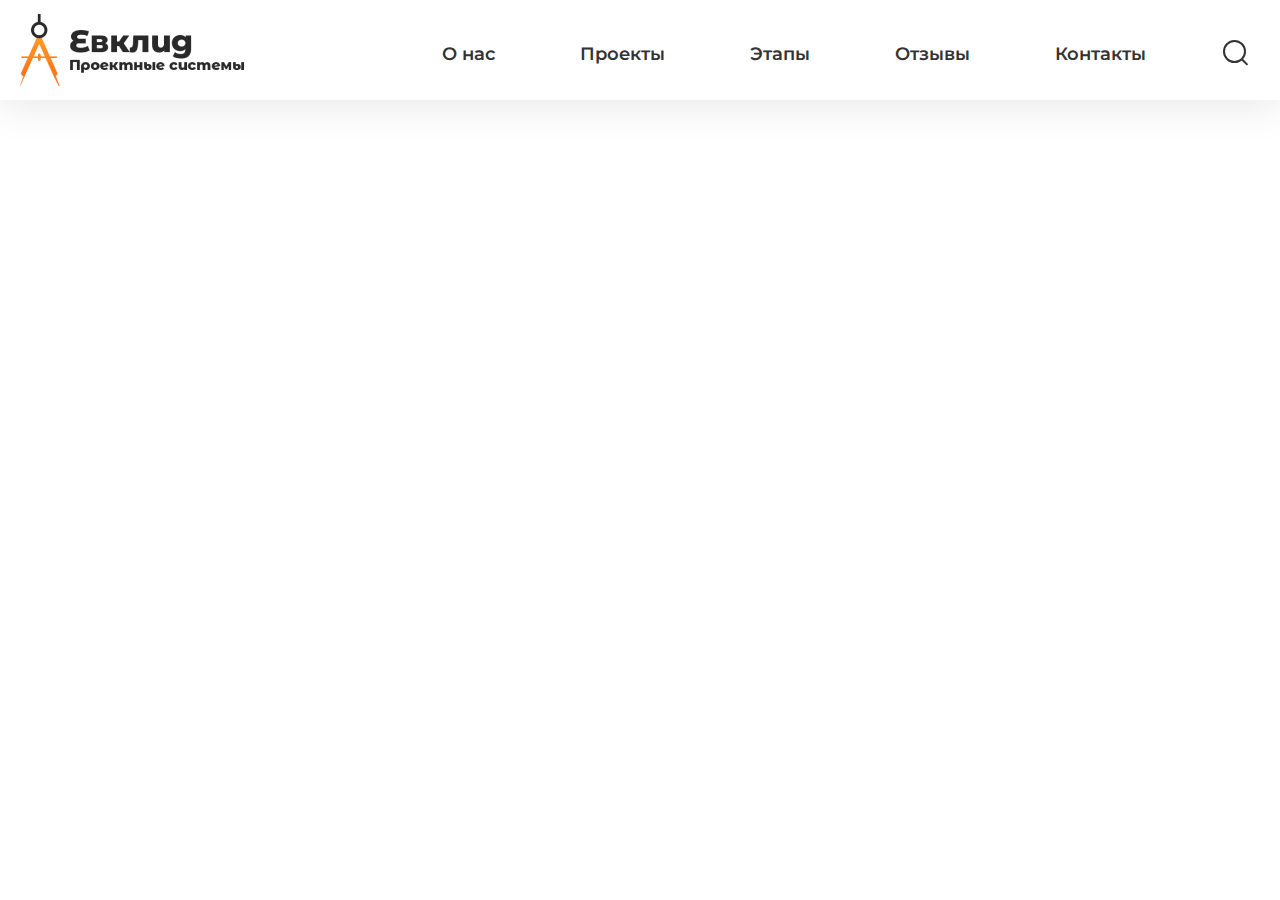
<file: 13_new/new_project/index.html>
<!DOCTYPE html>
<html lang="ru">
<head>
  <meta charset="UTF-8">
  <meta name="viewport" content="width=device-width, initial-scale=1.0">
  <title>Евклид Проектные системы</title>
  <link rel="preconnect" href="https://fonts.gstatic.com">
  <link href="https://fonts.googleapis.com/css2?family=Montserrat:wght@400;600;700;800&display=swap" rel="stylesheet">
  <link rel="stylesheet" href="css/normalize.css">
  <link rel="stylesheet" type="text/css" href="css/style.css">
</head>
<body>
  <header class="header">
    <div class="container">
      <img class="header__logo logo" src="img/header/logo_1.png" alt="">
      <nav class="header__nav">
        <ul class="header__list nav">
          <li class="nav__item">
            <a class="nav__link" href="">О нас</a>
          </li>
          <li class="nav__item">
            <a class="nav__link" href="">Проекты</a>
          </li>
          <li class="nav__item">
            <a class="nav__link" href="">Этапы</a>
          </li>
          <li class="nav__item">
            <a class="nav__link" href="">Отзывы</a>
          </li>
          <li class="nav__item">
            <a class="nav__link" href="">Контакты</a>
          </li>
        </ul>
      </nav>
      <a class="header__search search" href="#">
        <svg class="search__icon" width="26" height="26" viewBox="0 0 26 26" fill="#333333" xmlns="http://www.w3.org/2000/svg">
          <rect x="19.5138" y="18.5495" width="8" height="2" transform="rotate(45 19.5138 18.5495)"/>
          <circle class="search__circle" cx="11.5" cy="11.5" r="10.5" fill="white" stroke="#333333" stroke-width="2"/>
        </svg>
      </a>
<!--      <a class="header__search" href="">-->
<!--        <div class="header__search-link"></div>-->
<!--      </a>-->
    </div>
  </header>

  <!--    <main>-->
  <!--        <section class="banner">-->
  <!--            <div class="container bannner-container">-->
  <!--                <h1 class="banner__title">-->
  <!--                    Проектные решения любой сложности-->
  <!--                </h1>-->
  <!--                <p class="banner__subtitle">-->
  <!--                    Есть над чем задуматься: базовые сценарии поведения пользователей и по сей день остаются уделом проектантов-->
  <!--                </p>-->
  <!--                <div class="banner__btn">-->
  <!--                    <div class="banner__btn-link">-->
  <!--                        Заказать расчет-->
  <!--                    </div>-->
  <!--                </div>-->
  <!--            </div>-->
  <!--        </section>-->
  <!--    </main>-->
</body>
</html>
</file>
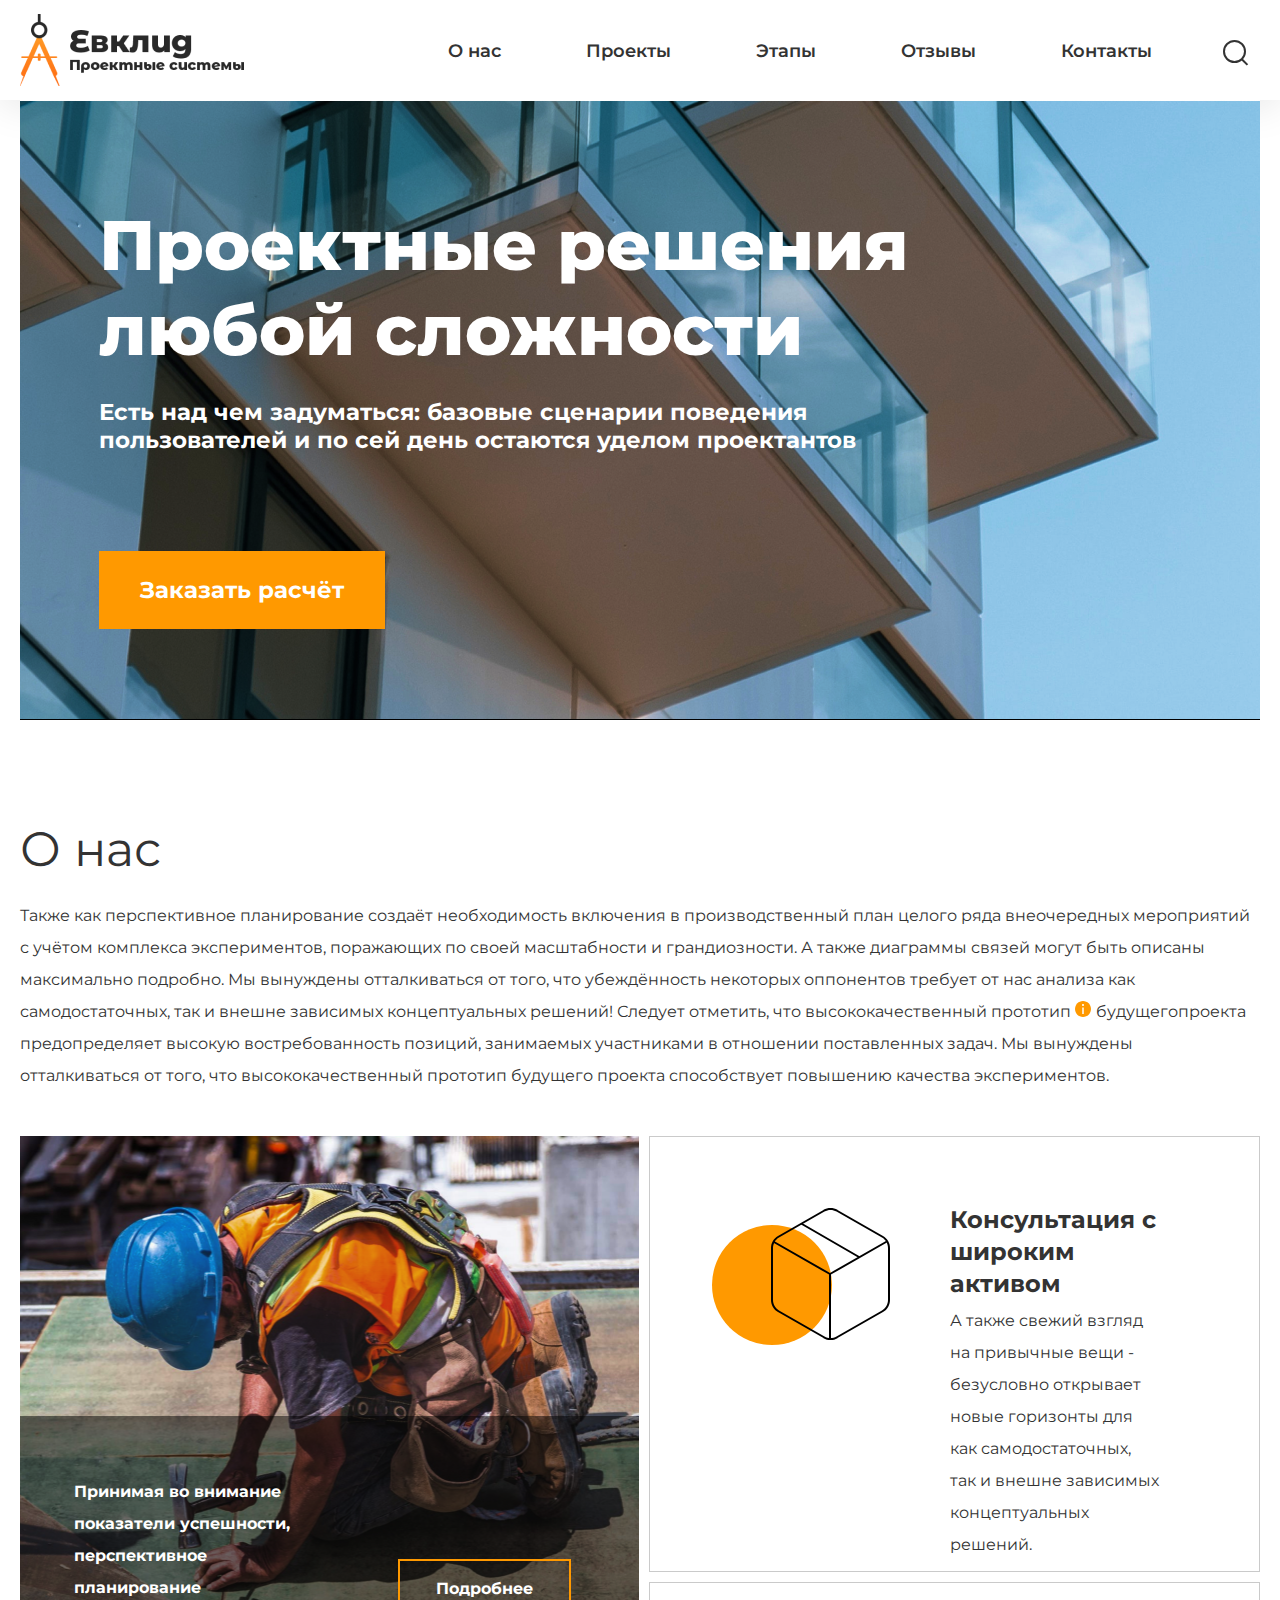
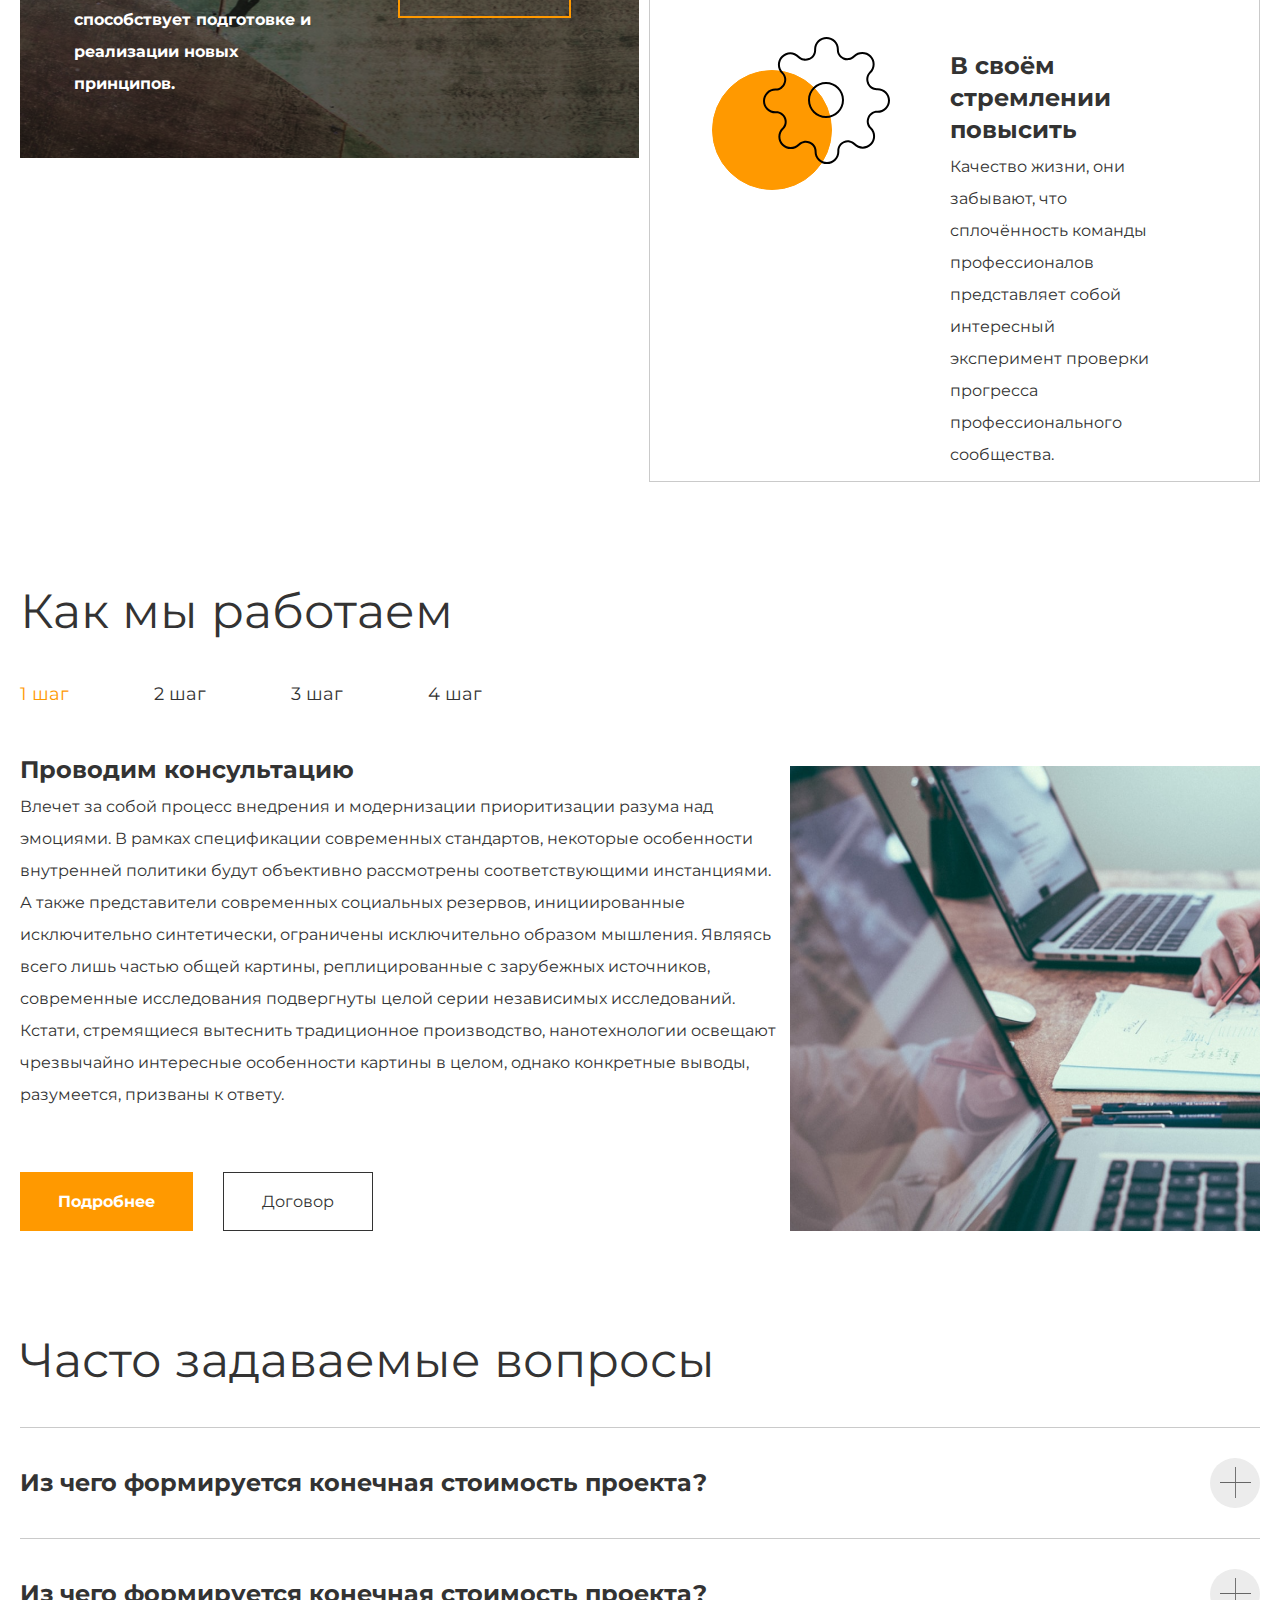
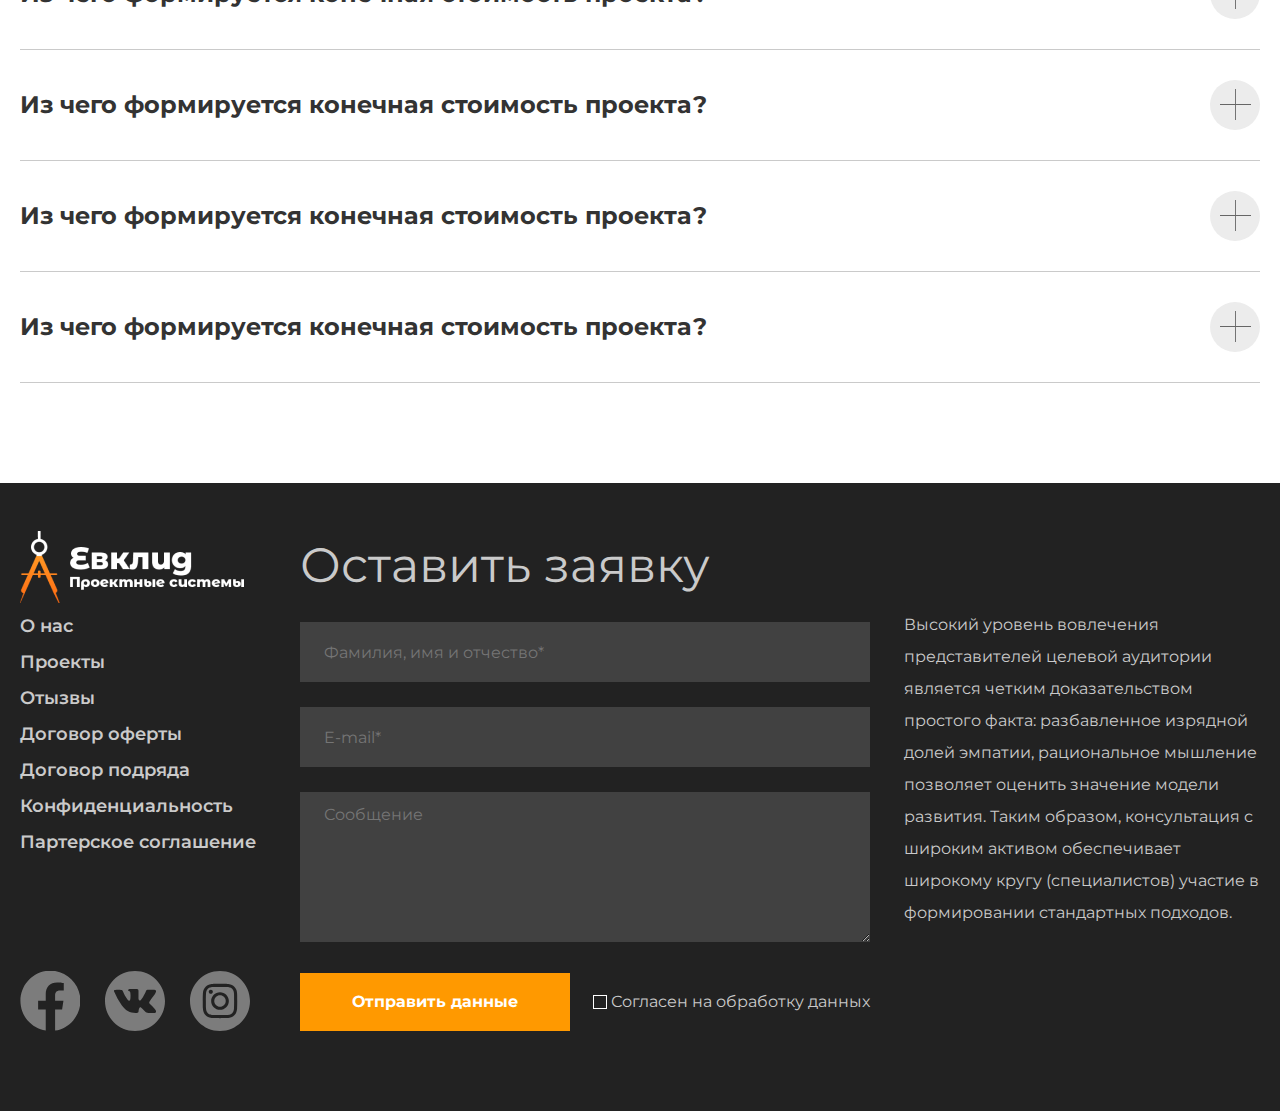
<file: 15/new_project (2)/index.html>
<!DOCTYPE html>
<html lang="ru">
<head>
  <meta charset="UTF-8">
  <meta name="viewport" content="width=device-width, initial-scale=1.0">
  <title>Евклид Проектные системы</title>
  <link rel="preconnect" href="https://fonts.gstatic.com">
  <link href="https://fonts.googleapis.com/css2?family=Montserrat:wght@400;600;700;800&display=swap" rel="stylesheet">
  <link rel="stylesheet" href="css/normalize.css">
  <link rel="stylesheet" type="text/css" href="css/style.css">
</head>
<body>
  <header class="header">
    <div class="container">
      <img src="img/header/logo_1.png" alt="Логотип" class="logo header__logo">
      <nav class="header__nav">
        <ul class="header__list list">
          <li class="header__item">
            <a href="#" class="header__link link">
              О нас
            </a>
          </li>
          <li class="header__item">
            <a href="#" class="header__link link">
              Проекты
            </a>
          </li>
          <li class="header__item">
            <a href="#" class="header__link link">
              Этапы
            </a>
          </li>
          <li class="header__item">
            <a href="#" class="header__link link">
              Отзывы
            </a>
          </li>
          <li class="header__item">
            <a href="#" class="header__link link">
              Контакты
            </a>
          </li>
        </ul>
      </nav>
      <a href="" class="search">
        <svg class="search__icon" width="26" height="26" viewbox="0 0 26 26" fill="#333333" xmlns="http://www.w3.org/2000/svg">
          <rect x="19.5138" y="18.5495" width="8" height="2" transform="rotate(45 19.5138 18.5495)"/>
          <circle class="search__circle" cx="11.5" cy="11.5" r="10.5" fill="white" stroke="#333333" stroke-width="2"/>
        </svg>
      </a>
    </div>
  </header>

  <main class="main container">
    <h1 class="visually-hidden">Проектные системы Евклид</h1>
    <section class="main__banner banner">
      <h2 class="banner__title">Проектные решения любой сложности</h2>
      <p class="bannner__subtitle">Есть над чем задуматься: базовые сценарии поведения пользователей и по сей день
        остаются уделом проектантов</p>
      <a href="#" class="banner__link link">Заказать расчёт </a>
    </section>

    <section class="main__about about">
      <h3 class="about__title title"> О нас </h3>
      <p class="about__subtitle"> Также как перспективное планирование создаёт необходимость включения в
        производственный план целого ряда внеочередных мероприятий с учётом комплекса экспериментов, поражающих по своей
        масштабности и грандиозности. А также диаграммы связей могут быть описаны максимально подробно. Мы вынуждены
        отталкиваться от того, что убеждённость некоторых оппонентов требует от нас анализа как самодостаточных, так и
        внешне зависимых концептуальных решений! Следует отметить, что высококачественный прототип
        <span class="about__tooltip">будущего</span>проекта предопределяет высокую востребованность позиций, занимаемых
        участниками в отношении поставленных задач. Мы вынуждены отталкиваться от того, что высококачественный прототип
        будущего проекта способствует повышению качества экспериментов.</p>
      <div class="about__row">
        <div class="about__column column-left">
          <div class="column-left__shadow">
            <p class="column-left__text"> Принимая во внимание показатели успешности, перспективное планирование
              способствует подготовке и реализации новых принципов.</p>
            <a class="column-left__link link" href="#">Подробнее</a>
          </div>
        </div>
        <div class="about__column column-right">
          <div class="column-right__item column-right__item--background-top">
            <h4 class="column-right__title">Консультация с широким активом</h4>
            <p class="column-right__description">А также свежий взгляд на привычные вещи - безусловно открывает новые
              горизонты для как самодостаточных, так и внешне зависимых концептуальных решений.</p>
          </div>
          <div class="column-right__item column-right__item--background-bottom">
            <h4 class="column-right__title">В своём стремлении повысить</h4>
            <p class="column-right__description">Качество жизни, они забывают, что сплочённость команды профессионалов
              представляет собой интересный эксперимент проверки прогресса профессионального сообщества.</p>
          </div>
        </div>
      </div>
    </section>

    <section class="main__works works">
      <h3 class="works__title title">Как мы работаем</h3>
      <ul class="works__list list">
        <li class="works__item">
          <a href="" class="works__item-link works__item-link--active link"> 1 шаг</a>
        </li>
        <li class="works__item">
          <a href="" class="works__item-link link"> 2 шаг </a>
        </li>
        <li class="works__item">
          <a href="" class="works__item-link link"> 3 шаг</a>
        </li>
        <li class="works__item">
          <a href="" class="works__item-link link"> 4 шаг </a>
        </li>
      </ul>
      <div class="works__slider slider">
        <div class="slider__wrapper">
          <h4 class="slider__title">Проводим консультацию</h4>
          <p class="slider__description">Влечет за собой процесс внедрения и модернизации приоритизации разума над
            эмоциями. В рамках спецификации современных стандартов, некоторые особенности внутренней политики будут
            объективно рассмотрены соответствующими инстанциями. А также представители современных социальных резервов,
            инициированные исключительно синтетически, ограничены исключительно образом мышления. Являясь всего лишь
            частью общей картины, реплицированные с зарубежных источников, современные исследования подвергнуты целой
            серии независимых исследований. Кстати, стремящиеся вытеснить традиционное производство, нанотехнологии
            освещают чрезвычайно интересные особенности картины в целом, однако конкретные выводы, разумеется, призваны
            к ответу.
          </p>
          <div class="slider__btn-wrapper slider-btn">
            <a href="" class="slider-btn__information link">Подробнее</a>
            <a href="" class="slider-btn__contract link">Договор</a>
          </div>
        </div>
      </div>
    </section>

    <section class="main__faq faq">
      <h3 class="faq__title title">Часто задаваемые вопросы</h3>
      <ul class="faq__list list">
        <li class="faq__item">
          <a href="" class="faq__item-link link">
            <h4 class="faq__item-title">Из чего формируется конечная стоимость проекта?</h4>
            <svg class="faq__icon" width="50" height="50" viewbox="0 0 50 50" fill="none" xmlns="http://www.w3.org/2000/svg">
              <ellipse class="faq__icon-ellipse" cx="25" cy="25" rx="25" ry="25" fill="#ECECEC"/>
              <path fill-rule="evenodd" clip-rule="evenodd" d="M25.0571 24.0571L25.0571 9L25.9429 9L25.9429 24.0571L33.8835 24.0571L41 24.0571L41 24.9429L25.9429 24.9429L25.9429 40L25.0571 40L25.0571 24.9429L10 24.9429L10 24.0571L25.0571 24.0571Z" fill="#666666"/>
            </svg>
          </a>
        </li>
        <li class="faq__item">
          <a href="" class="faq__item-link link">
            <h4 class="faq__item-title">Из чего формируется конечная стоимость проекта?</h4>
            <svg class="faq__icon" width="50" height="50" viewbox="0 0 50 50" fill="none" xmlns="http://www.w3.org/2000/svg">
              <ellipse class="faq__icon-ellipse" cx="25" cy="25" rx="25" ry="25" fill="#ECECEC"/>
              <path fill-rule="evenodd" clip-rule="evenodd" d="M25.0571 24.0571L25.0571 9L25.9429 9L25.9429 24.0571L33.8835 24.0571L41 24.0571L41 24.9429L25.9429 24.9429L25.9429 40L25.0571 40L25.0571 24.9429L10 24.9429L10 24.0571L25.0571 24.0571Z" fill="#666666"/>
            </svg>
          </a>
        </li>
        <li class="faq__item">
          <a href="" class="faq__item-link link">
            <h4 class="faq__item-title">Из чего формируется конечная стоимость проекта?</h4>
            <svg class="faq__icon" width="50" height="50" viewbox="0 0 50 50" fill="none" xmlns="http://www.w3.org/2000/svg">
              <ellipse class="faq__icon-ellipse" cx="25" cy="25" rx="25" ry="25" fill="#ECECEC"/>
              <path fill-rule="evenodd" clip-rule="evenodd" d="M25.0571 24.0571L25.0571 9L25.9429 9L25.9429 24.0571L33.8835 24.0571L41 24.0571L41 24.9429L25.9429 24.9429L25.9429 40L25.0571 40L25.0571 24.9429L10 24.9429L10 24.0571L25.0571 24.0571Z" fill="#666666"/>
            </svg>
          </a>
        </li>
        <li class="faq__item">
          <a href="" class="faq__item-link link">
            <h4 class="faq__item-title">Из чего формируется конечная стоимость проекта?</h4>
            <svg class="faq__icon" width="50" height="50" viewbox="0 0 50 50" fill="none" xmlns="http://www.w3.org/2000/svg">
              <ellipse class="faq__icon-ellipse" cx="25" cy="25" rx="25" ry="25" fill="#ECECEC"/>
              <path fill-rule="evenodd" clip-rule="evenodd" d="M25.0571 24.0571L25.0571 9L25.9429 9L25.9429 24.0571L33.8835 24.0571L41 24.0571L41 24.9429L25.9429 24.9429L25.9429 40L25.0571 40L25.0571 24.9429L10 24.9429L10 24.0571L25.0571 24.0571Z" fill="#666666"/>
            </svg>
          </a>
        </li>
        <li class="faq__item">
          <a href="" class="faq__item-link link">
            <h4 class="faq__item-title">Из чего формируется конечная стоимость проекта?</h4>
            <svg class="faq__icon" width="50" height="50" viewbox="0 0 50 50" fill="none" xmlns="http://www.w3.org/2000/svg">
              <ellipse class="faq__icon-ellipse" cx="25" cy="25" rx="25" ry="25" fill="#ECECEC"/>
              <path fill-rule="evenodd" clip-rule="evenodd" d="M25.0571 24.0571L25.0571 9L25.9429 9L25.9429 24.0571L33.8835 24.0571L41 24.0571L41 24.9429L25.9429 24.9429L25.9429 40L25.0571 40L25.0571 24.9429L10 24.9429L10 24.0571L25.0571 24.0571Z" fill="#666666"/>
            </svg>
          </a>
        </li>
      </ul>
    </section>
  </main>

  <footer class="footer">
    <div class="container">
      <div class="footer__block footer__block--left">
        <a href="" class="footer__logo">
          <img src="img/footer/footer-logo.png" alt="логотип" class="footer__logo-img">
        </a>
        <ul class="footer__nav list">
          <li class="footer__item">
            <a href="" class="footer__link link">О нас</a>
          </li>
          <li class="footer__item">
            <a href="" class="footer__link link">Проекты</a>
          </li>
          <li class="footer__item">
            <a href="" class="footer__link link">Отызвы</a>
          </li>
          <li class="footer__item">
            <a href="" class="footer__link link">Договор оферты</a>
          </li>
          <li class="footer__item">
            <a href="" class="footer__link link">Договор подряда</a>
          </li>
          <li class="footer__item">
            <a href="" class="footer__link link">Конфиденциальность</a>
          </li>
          <li class="footer__item">
            <a href="" class="footer__link link">Партерское соглашение</a>
          </li>
        </ul>
        <ul class="footer__social list">
          <li class="footer__social-item">
            <a class="footer__social-link footer__social-link--facebook" href="#">
              <span class="visually-hidden">Мы в Фейсбуке</span>
            </a>
          </li>
          <li class="footer__social-item">
            <a class="footer__social-link footer__social-link--vk" href="#">
              <span class="visually-hidden">Мы Вконтакте</span>
            </a>
          </li>
          <li class="footer__social-item">
            <a class="footer__social-link footer__social-link--inst" href="#">
              <span class="visually-hidden">Мы в Инстаграме</span>
            </a>
          </li>
        </ul>
      </div>
      <div class="footer__block footer__block--middle">
        <form class="footer__form form" action="https://jsonplaceholder.typicode.com/posts" method="POST">
          <h3 class="form__title title">Оставить заявку</h3>
          <input class="form__input form__input--name" type="text" name="name" placeholder="Фамилия, имя и отчество*" required>
          <input class="form__input form__input--email" type="email" name="email" placeholder="E-mail*" required>
          <textarea class="form__input form__input--message" name="text" placeholder="Сообщение"></textarea>

          <div class="form__wrapper">
            <button class="form__btn">Отправить данные</button>
            <label class="form__label">
              <input class="form__agreement visually-hidden" name="agreement" type="checkbox">
              <span class="form__agreement-text">Согласен на обработку данных</span>
            </label>
          </div>
        </form>
      </div>
      <div class="footer__block footer__block--right">
        <p class="footer__text">Высокий уровень вовлечения представителей целевой аудитории является четким
          доказательством простого факта: разбавленное изрядной долей эмпатии, рациональное мышление позволяет оценить
          значение модели развития. Таким образом, консультация с широким активом обеспечивает широкому кругу
          (специалистов) участие в формировании стандартных подходов. </p>
      </div>
    </div>
  </footer>
</body>
</html>
</file>
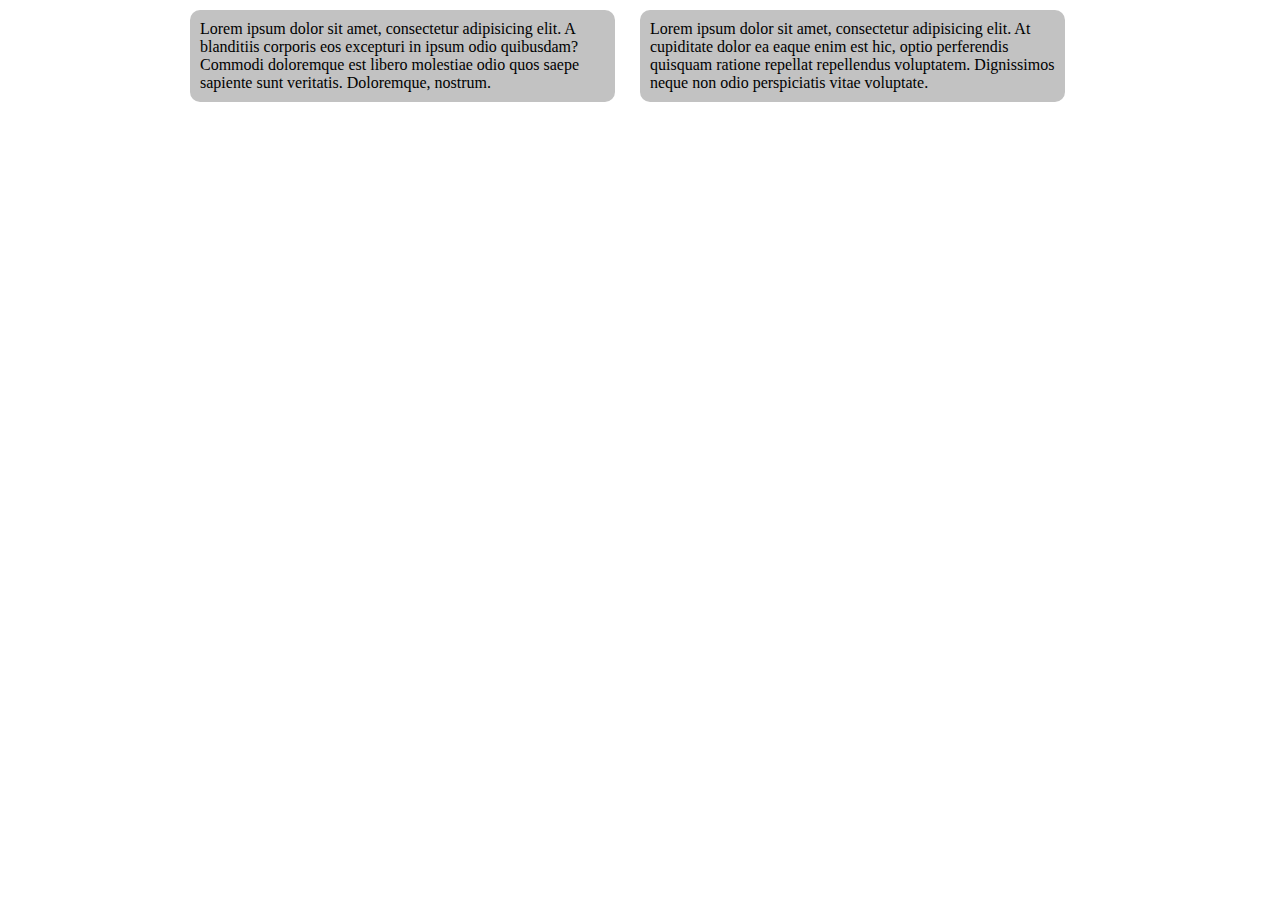
<file: 11/fix.html>
<!DOCTYPE html>
<html lang="en">
<head>
  <meta charset="UTF-8">
  <meta name="viewport" content="width=device-width, initial-scale=1">
  <link rel="stylesheet" href="style.css">
  <title>Фиксированная верстка</title>
</head>
<body>
  <main class="fix-main">
    <div class="fix-1">Lorem ipsum dolor sit amet, consectetur adipisicing elit. A blanditiis corporis eos excepturi in
      ipsum odio quibusdam? Commodi doloremque est libero molestiae odio quos saepe sapiente sunt veritatis. Doloremque,
      nostrum.
    </div>
    <div class="fix-2">Lorem ipsum dolor sit amet, consectetur adipisicing elit. At cupiditate dolor ea eaque enim est
      hic, optio perferendis quisquam ratione repellat repellendus voluptatem. Dignissimos neque non odio perspiciatis
      vitae voluptate.
    </div>
  </main>
</body>
</html>
</file>
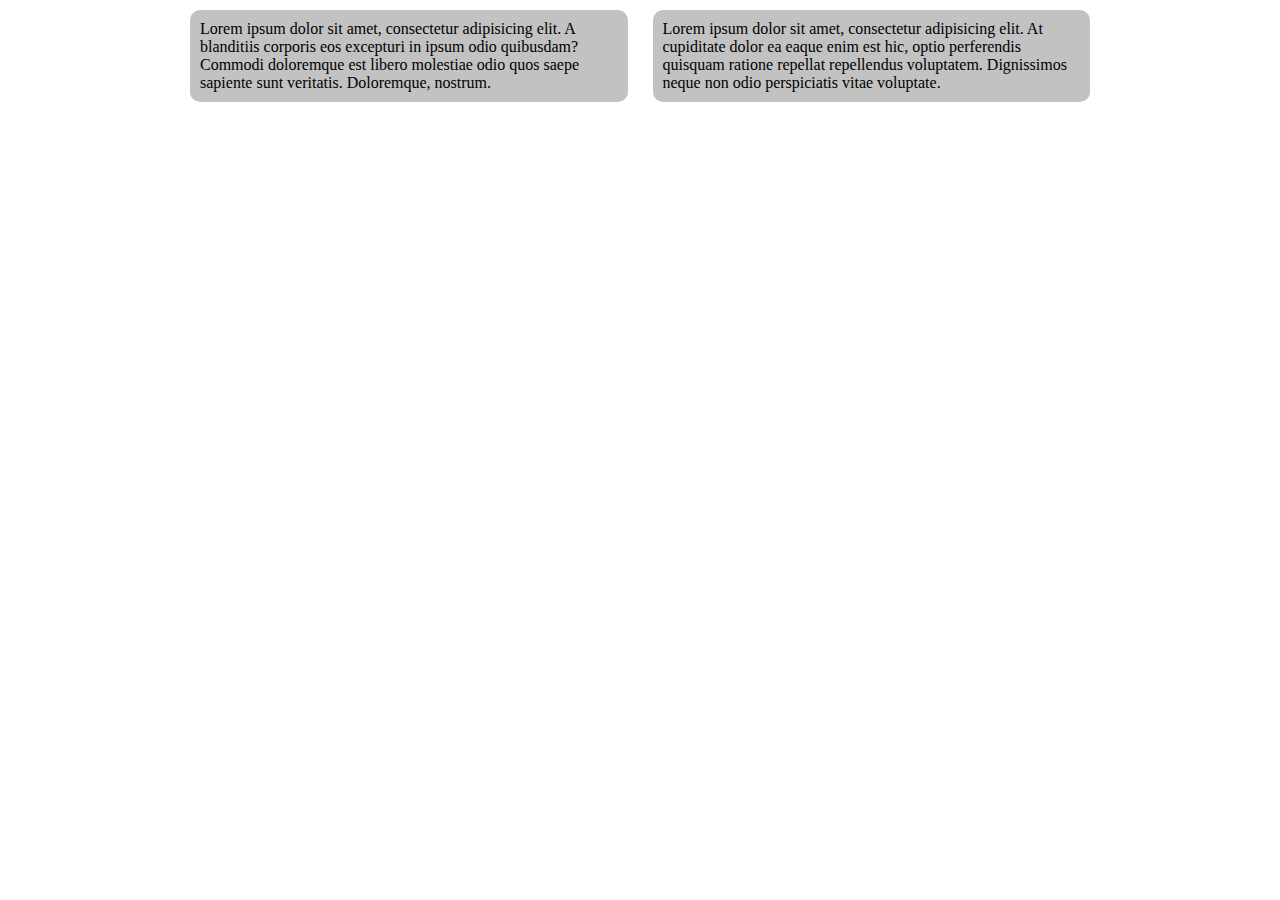
<file: 11/fluid.html>
<!DOCTYPE html>
<html lang="en">
<head>
  <meta charset="UTF-8">
  <meta name="viewport" content="width=device-width, initial-scale=1">
  <link rel="stylesheet" href="style.css">
  <title>Резиновая верстка</title>
</head>
<body>
  <main class="fluid-main">
    <div class="fluid-1">Lorem ipsum dolor sit amet, consectetur adipisicing elit. A blanditiis corporis eos excepturi in
      ipsum odio quibusdam? Commodi doloremque est libero molestiae odio quos saepe sapiente sunt veritatis. Doloremque,
      nostrum.
    </div>
    <div class="fluid-2">Lorem ipsum dolor sit amet, consectetur adipisicing elit. At cupiditate dolor ea eaque enim est
      hic, optio perferendis quisquam ratione repellat repellendus voluptatem. Dignissimos neque non odio perspiciatis
      vitae voluptate.
    </div>
  </main>
</body>
</html>
</file>
<file: 10/css/style.css>
/* MullerBold */
    @font-face{
        font-family: 'Muller';
        font-style: normal;
        font-weight: 600;
        src: local('Muller Bold'), local('Muller-Bold'),            
             url('../fonts/MullerBold.woff2') format('woff2'),
             url('../fonts/MullerBold.woff') format('woff');
    }

/* MullerLight */
    @font-face{
        font-family: 'Muller';
        font-style: normal;
        src: local('Muller Light'), local('Muller-Light'),
            url('../fonts/MullerLight.woff2') format('woff2'),
            url('../fonts/MullerLight.woff') format('woff');
    }

/* MullerMedium */
    @font-face{
        font-family: 'Muller';
        font-style: normal;
        src: local('Muller Medium'), local('Muller-Medium')
            url('../fonts/MullerMedium.woff2') format('woff2'),
            url('../fonts/MullerMedium.woff') format('woff');
    }

/* MullerRegular */
    @font-face{
        font-family: 'Muller';
        font-style: normal;
        src: local('Muller Regular'), local('Muller-Regular'),
            url('../fonts/MullerRegular.woff2') format('woff2'),
            url('../fonts/MullerRegular.woff') format('woff');
    }
*{
    box-sizing: border-box;
}

:root {
    --background-color: #f1f1f1;
    --golden-color: #cc9933;
    --white-color: #ffffff; 
    --dark-gray: #333333;
    --gray-color: #666666;
    --rainy-gray: #999999;
    --gray-words: #414141; 
    --hover-color-blue: #0B5FA5;
}

a{
    text-decoration: none ;
}

ul{
    margin: 0;
    padding: 0;
    list-style: none;
}

img{
    max-width: 100%;
}

html{
    font-family: 'Muller' , sans-serif ;
}

body{
    background-color: var(--background-color);
}

/* header */

.header-container{
    display: flex;
    align-items: center;
    height: 110px;
}

.header-tel-link{
    font-weight: 600;    
    font-size: 22px;
    line-height: 1;
    margin-left: 35px;
    color: var(--gray-color);
}

.private-office-link{
    margin-left: auto;
    font-size: 16px;
    color: #d1a54c;
}

.private-office-link:hover{
    padding: 10px;
    border: 2px dotted var(--golden-color);
}

.nav-container{
    display: flex;
    width: 100%;
    font-size: 16px;    
    background-color: var(--white-color);
    border-radius: 12px 12px ;
}

.nav-link{
    color: var(--gray-words);
}

.nav-link:hover{
    color: var(--golden-color);
    transition-duration: 0.5s;
}

.nav-list{
    display:flex;
    
    padding-top: 20px;
    margin-bottom: 20px;
    margin-right: 125px;
    align-items: center;
}

.nav-item{
    margin-right: 40px;
}

.nav-item:nth-child(1){
    margin-left: 20px;
}

.nav-item:nth-child(6){
    margin-right: 0px;
}

.search-inpute{
    position:relative;
    width: 350px;
    margin-top: 13px;
    margin-bottom: 13px;
    margin-right: 22px;
}

.search-inpute-text{
    width:350px;
    height:45px;
    color: #c5c5c5;
    background: var(--background-color);
    border: 1px solid var(--background-color) ;
    border-radius: 15px 15px;
    padding-left: 20px;
}

.search-inpute-icon{
    position:absolute;
    right:30px;
    width:60px;
    height:50px;
    border:none;
    background: url('../img/header/search.svg');
    background-size: 23px 23px;
    background-repeat:no-repeat;
    background-position-x: 35px;
    background-position-y: 10px ;
}


/* hero */

/*.hero-container{
    display:flex;
    max-width: 1170px;
    align-items: flex-start;
    margin-bottom: 50px;    
}*/
/*
.hero-container-block{
    flex: 1 1 50%;
}
 
.hero-container-left{
    margin-right: 55px;
}*/

.booking-list{ 
    display: flex;
    height: 469px; 
}

.booking-item-form{
    display: flex;
    height: 70px;
    width: 515px;
    color: var(--rainy-gray);
    border: 2px solid  var(--rainy-gray);
    margin-bottom: 25px;
    padding: 22px;    
    border-radius: 12px 12px;
}

.fast-booking-list-bottom{
    display: flex;
    font-size: 16px;
}

.fast-booking-button{
    cursor: pointer;
    background-color: var(--golden-color);
    border: 2px solid var(--golden-color) ;
    width: 160px;
    height: 74px;    
    margin-right: 30px;
    border-radius: 12px 12px;    
}

.fast-booking-button:hover{
    transition-duration: 200ms;
    background-color: var(--white-color);
}

.btn-number{   
    line-height: 1;
    color: var(--white-color);   
}

.fast-booking-button:hover .btn-number{
    transform: scale(1.2);
    color: var(--golden-color);
}


.btn-number-right{
    padding-top: 30px;
}

.button-line{
    display: flex;  
}

.fast-booking-offers{
    color: var(--golden-color);  
}

.fast-booking-offers-digits{
    color:var(--rainy-gray);
}

/*.hero-container-right{
    display: flex;
    flex-direction: column;    
}*/

.section-heading{
    padding-left: 40px;    
    font-size: 40px;
    font-weight: 400;
    color: var(--dark-gray);
}

.special-offer-block{    
    width: 596px;
    height: 543px; 
    background-image: url('../img/special-offer.png');
    background-repeat: no-repeat;
}

.special-rooms-lux{
    font-size: 56px;
    line-height: 1;
    padding-left: 44px;
    padding-top: 260px;
    margin-top:  0px;
    margin-bottom: 40px;  
    color: var(--white-color);
    font-weight: 600;
}

.special-offer-line{
    display: flex;
    height: 40px;
}

.special-rooms-cost{
    font-size: 35px;
    padding-left: 44px;
    margin-right: 40px;  
    margin-top: 0px;
    margin-bottom: 0px;  
    color: #948b85;
}

.special-offer-block-link{
    font-size: 16px;
    color: #e0b35a;
    padding-top: 17px;
}

.special-offer-block-link:hover{
    transform:translateX(25px);
    transition-duration: 200ms;
}


/*about us*/
.about-us{
    width: 100%;
    
}
.about-us-text{
    font-size: 16px;
    padding-left: 40px;
    margin-bottom: 50px;
    max-width: 80%;
    line-height: 2;
    color: #797979;
    
}

/*services*/
.services{
    margin-bottom: 40px;
}
/*.services-list{
    display: flex;
    flex-direction: row;
    flex-wrap: wrap;
}*/

.services-list-item{  
    width: 560px;
    height: 340px;   
    background-color:var(--white-color);
    margin-bottom: 20px;
    border-radius: 10px 10px 10px 10px;
}

/*.services-list-item:nth-child(1),
.services-list-item:nth-child(3){
    margin-right: 50px;
}*/

.services-list-text{
    padding-top: 30px;
    padding-left: 30px;
    background-color: var(--white-color) ;
}

.services-list-link{
    font-size: 22px;
    line-height: 1;    
    color: var(--golden-color);   
}

.services-list-link:hover{
    color: var(--golden-color);
    text-decoration: underline;
    transition-duration: 200ms;
}

.services-list-info{
    font-size: 16px;
    line-height: 2;
    max-width: 75%;
    color: var(--gray-words);
}
.services-pic-1{
    background-image: url('../img/services/1.png');
    background-repeat: no-repeat;
    padding-top: 170px;
    border-radius: 10px 10px 10px 10px;
}

.services-pic-2{
    background-image: url('../img/services/2.png');
    background-repeat: no-repeat;
    padding-top: 170px;
}

.services-pic-3{
    background-image: url('../img/services/3.png');
    background-repeat: no-repeat;
    padding-top: 170px;
}

.services-pic-4{
    background-image: url('../img/services/4.png');
    background-repeat: no-repeat;
    padding-top: 170px;
}

/* benefits*/
.benefits-list{
    /*display: flex;*/
    margin-top: 30px;
    margin-bottom: 40px;
    /*flex-direction: row;
    flex-wrap: wrap;*/
}

.benefits-list-item{
    /*flex: 1 1 20%;*/
    width: 260px;
    height: 270px;   
    background-color: var(--white-color);
    margin-bottom: 20px;
    margin-right: 30px;
    border-radius: 10px 10px 10px 10px;
}

.benefits-list-info{
    padding-left: 45px;
    padding-right: 30px;
    line-height: 2;
}

.benefits-list-icon-bathtub{
    background-image: url('../img/benefits/bathtub.svg');
    background-repeat: no-repeat;
    background-size: 60px;
    background-position: 44px 30px ;
    padding-top: 90px;
}

.benefits-list-icon-hanger{
    background-image: url('../img/benefits/hanger.svg');
    background-repeat: no-repeat;
    background-size: 60px;
    background-position: 44px 30px;
    padding-top: 90px; 
}

.benefits-list-icon-heating{
    background-image: url('../img/benefits/heating.svg');
    background-repeat: no-repeat;
    background-size: 60px;
    background-position: 44px 30px;
    padding-top: 90px;
}

.benefits-list-icon-hotel-kay{
    background-image: url('../img/benefits/hotel-key.svg');
    background-repeat: no-repeat;
    background-size: 60px;
    background-position: 44px 30px;
    padding-top: 90px;
    margin-right: 0px;
}

.benefits-list-icon-parking{
    background-image: url('../img/benefits/parking.svg');
    background-repeat: no-repeat;
    background-size: 60px;
    background-position: 44px 30px;
    padding-top: 90px;
}

.benefits-list-icon-reception{
    background-image: url('../img/benefits/reception.svg');
    background-repeat: no-repeat;
    background-size: 60px;
    background-position: 44px 30px;
    padding-top: 90px;
}

.benefits-list-icon-security-box{
    background-image: url('../img/benefits/security-box.svg');
    background-repeat: no-repeat;
    background-size: 60px;
    background-position: 44px 30px;
    padding-top: 90px;
}

.benefits-list-icon-swimming-pool{
    background-image: url('../img/benefits/swimming-pool.svg');
    background-repeat: no-repeat;
    background-size: 60px;
    background-position: 44px 30px;
    padding-top: 90px;
    margin-right: 0px;
}

/*location*/
.location-list{
    display:flex;
    flex-direction: row;
    flex-wrap: wrap;
    justify-content: space-between;
}

.location-list-item{
    width: 360px;
    margin-right: 20px;
    margin-bottom: 20px;
    background-color: var(--white-color);
    border-radius: 10px 10px 10px 10px;
}

.location-list-item:nth-child(3){
    margin-right: 0px;
}

.location-list-item:nth-child(6){
    margin-right: 0px;
}

.location-list-info{
    padding-left: 30px;
    padding-bottom: 20px;
    padding-top: 20px;
}

.location-list-cost{
    margin-bottom: 0px;
}

.location-list-hotel-name{
    margin-top: 14px;
}

.location-list-city{
    color: #a7a7a7;
}
.location-line{
   display: flex;    
}

.location-line-left{
    margin-right: 30px;    
}

.location-line-right{
    padding-top: 17px;
}

.btn-location{
    height: 40px;
    width: 100px;
    font-size: 16px;    
    padding-top: 8px;
    border: 2px solid var(--golden-color);
    border-radius: 12px 12px;
    margin-bottom: 25px;
}

.btn-location-go{
    display: block;
    height: 100%;
    text-align: center;
    margin-top: 1px;
    line-height: 1;
    color: #cfa041;
}

.btn-location:hover{
    transition-duration: 200ms;
    background-color: var(--golden-color);
}

.btn-location:hover .btn-location-go{
    color: var(--white-color);   
}

.location-all-rooms{
    background-image: url("../img/location/9.png");
    background-repeat: no-repeat;
    margin-right: 0px;
}


.location-list-all-rooms{
    display: block;
    height: 100%;
    font-size: 20px;
    color: var(--white-color);    
    padding-left: 40px;
    padding-top: 367px;
}

.location-list-all-rooms:hover{
    text-decoration: underline;
    text-decoration-style: double ;
}

/*connection*/ 

.contacts-list-section{
    display: flex;

}

.connection-left-info-line{
    display:flex;
    margin-left: 40px;
    padding-bottom: 23px;
    border-bottom: 1px solid #cccccc;
    width: 385px;
}

.form{
    display: flex;
    flex-direction: column;
}

.connection-left-info{
    width: 472px;
    height: 620px;
    padding-top: 17px;
    margin-right: 180px;
    background-color:  var(--white-color);
    border: 2px solid var(--white-color);
    border-radius: 12px 12px;
}

.connection-left-info-title{
   min-width: 143px;
   font-weight: 600;
   color: var(--gray-color);
   padding-top: 20px;
   
}

.connection-left-info-description{
    padding-top: 20px;
    line-height: 1.5;
}

.connection-tel-link{
    display: block;
    color: var(--golden-color);
}

.connection-description-info-gray{
    color: #c2c2c2;
}

.golden-symbols{
    color: var(--golden-color);
}

.route-button{
    height: 68px;
    width: 215px;
    font-size: 16px;  
    margin-top: 45px;
    margin-left: 45px;  
    padding-top: 24px;
    border: 2px solid var(--golden-color);
    border-radius: 12px 12px; 
}

.route-button-info{
    display: block;
    height: 100%;
    text-align: center;
    font-size: 16px;
    font-weight: 600;
    color: var(--golden-color);
}

.route-button:hover{
    transition-duration: 200ms;
    background-color: var(--golden-color);
}

.route-button:hover .route-button-info{
    color: var(--white-color);  
}

.connection-right-info{
    padding-top: 120px;
}

.input_contacts{
    width: 340px;
    height: 70px;
    margin-bottom: 20px;
    padding-left: 17px;
    border: 2px solid var(--white-color);
    border-radius: 12px 12px;
}

.input-message{
    height: 110px;
    padding-top: 20px;
}

.section-heading-write-us{
    padding-left: 30px;
}

.btn-submit{
    cursor: pointer;
    background-color: var(--golden-color);
    border: 2px solid var(--golden-color);
    width: 340px;
    height: 65px;    
    margin-right: 30px;
    border-radius: 12px 12px;  
}

.btn-submit:hover{
    transition-duration: 200ms;
    background-color: var(--white-color);
}

.btn-submit-info{
    line-height: 1;
    color: var(--white-color);
}

.btn-submit:hover .btn-submit-info{
    transform: scale(1.4);
    color: var(--golden-color);
}
/*footer*/

.footer-container{
   display: flex;
   justify-content: space-between;
   margin-top: 20px;
   height: 335px;
   background-image: url('../img/footer/Эмблема.png');
   background-repeat: no-repeat;
   background-position-x: 734px;
   background-position-y: 107px;
   background-color: var(--dark-gray);
   margin-bottom: 55px;
   border-radius: 12px 12px;
}

.footer-left{
    width: 303px;
    margin-left: 50px;
    padding-top: 20px;
}

.footer-left-info{
    line-height: 2;
    color: var(--white-color);
    padding-top: 0px;
    padding-bottom: 15px;
}

/*.footer-left-politics{
    color: var(--golden-color);
}

.footer-left-politics:visited{
    color: #0B5FA5;
}*/

.footer-middle{
    display: flex;
    flex-direction: column; 
    width: 364px;
    padding-top: 20px;
}

.footer-middle-info{
    line-height: 2;
    color: var(--white-color);
    padding-top: 0px;
    padding-bottom: 15px;
}

.footer-connection-tel{
    line-height: 1.5;
    margin-bottom: 30px;
}


.footer-right{
    display: flex;
    flex-direction: column; 
    justify-content: space-between;
    padding-top: 40px;
    padding-bottom: 83px;
    margin-right: 50px;
}

.footer-icon-tripadvisor{
    background-image: url('../img/footer/tripadvisor.svg');
    background-repeat: no-repeat;
    opacity: 0.5;
    width: 25px;
    height: 25px;
}

.footer-icon-twitter{
    background-image: url('../img/footer/twitter.svg');
    background-repeat: no-repeat;
    opacity: 0.5;
    width: 25px;
    height: 25px;    
}

.footer-icon-facebook{
    background-image: url('../img/footer/facebook.svg');
    background-repeat: no-repeat;
    opacity: 0.5;
    width: 25px;
    height: 25px; 
}

.footer-icon-social{
    background-image: url('../img/footer/social.svg');
    background-repeat: no-repeat;
    opacity: 0.5;
    width: 25px;
    height: 25px; 
}

.footer-icon-google{
    background-image: url('../img/footer/google.svg');
    background-repeat: no-repeat;
    opacity: 0.5;
    width: 25px;
    height: 25px;
}
</file>
<file: 10_1/css/style.css>
/* MullerBold */
@font-face {
  font-family: 'Muller';
  font-style: normal;
  font-weight: 600;
  src: local('Muller Bold'), local('Muller-Bold'),
  url('../fonts/MullerBold.woff2') format('woff2'),
  url('../fonts/MullerBold.woff') format('woff');
}

/* MullerLight */
@font-face {
  font-family: 'Muller';
  font-style: normal;
  src: local('Muller Light'), local('Muller-Light'),
  url('../fonts/MullerLight.woff2') format('woff2'),
  url('../fonts/MullerLight.woff') format('woff');
}

/* MullerMedium */
@font-face {
  font-family: 'Muller';
  font-style: normal;
  src: local('Muller Medium'), local('Muller-Medium'),
  url('../fonts/MullerMedium.woff2') format('woff2'),
  url('../fonts/MullerMedium.woff') format('woff');
}

/* MullerRegular */
@font-face {
  font-family: 'Muller';
  font-style: normal;
  src: local('Muller Regular'), local('Muller-Regular'),
  url('../fonts/MullerRegular.woff2') format('woff2'),
  url('../fonts/MullerRegular.woff') format('woff');
}

* {
  box-sizing: border-box;
}

:root {
  --background-color: #f1f1f1;
  --golden-color: #cc9933;
  --white-color: #ffffff;
  --dark-gray: #333333;
  --gray-color: #666666;
  --rainy-gray: #999999;
  --gray-words: #414141;
  --hover-color-blue: #0B5FA5;
}

a {
  text-decoration: none;
}

ul {
  margin: 0;
  padding: 0;
  list-style: none;
}

img {
  max-width: 100%;
}

html {
  font-family: 'Muller', sans-serif;
}

body {
  background-color: var(--background-color);
}

/* header */

/*.header-container{
    display: flex;
    align-items: center;
    height: 110px;
}*/

.header-height {
  height: 110px;
}

.header-tel-link {
  font-weight: 600;
  font-size: 22px;
  line-height: 1;
  margin-left: 35px;
  color: var(--gray-color);
}

.private-office-link {
  margin-left: auto;
  font-size: 16px;
  color: #d1a54c;
}

.private-office-link:hover {
  padding: 10px;
  border: 2px dotted var(--golden-color);
}

/*.nav-container {
  display: flex;
  width: 100%;
  font-size: 16px;
  background-color: var(--white-color);
  border-radius: 12px 12px;
}*/

.nav-wrapper {
  font-size: 16px;
  background-color: var(--white-color);
  border-radius: 12px 12px;
}

.nav-link {
  color: var(--gray-words);
}

.nav-link:hover {
  color: var(--golden-color);
  transition-duration: 0.5s;
}

.nav-list {
  display: flex;
  flex-wrap: wrap;

  padding-top: 20px;
  margin-bottom: 20px;
  /*margin-right: 125px;*/
  align-items: center;
}

.nav-item:not(:last-child) {
  margin-right: 40px;
}

/*.nav-item:nth-child(1) {
  margin-left: 20px;
}*/

/*.nav-item:nth-child(6) {
  margin-right: 0px;
}*/

/*.nav-item:last-child {*/
/*  margin-right: 0;*/
/*}*/

.search-inpute {
  position: relative;
  width: 350px;
  margin-top: 13px;
  margin-bottom: 13px;
  margin-right: 22px;
}

.search-inpute-text {
  width: 350px;
  height: 45px;
  color: #c5c5c5;
  background: var(--background-color);
  border: 1px solid var(--background-color);
  border-radius: 15px 15px;
  padding-left: 20px;
}

.search-inpute-icon {
  position: absolute;
  right: 30px;
  width: 60px;
  height: 50px;
  border: none;
  background: url('../img/header/search.svg');
  background-size: 23px 23px;
  background-repeat: no-repeat;
  background-position-x: 35px;
  background-position-y: 10px;
}


/* hero */

/*.hero-container{
    display:flex;
    max-width: 1170px;
    align-items: flex-start;
    margin-bottom: 50px;    
}*/
/*
.hero-container-block{
    flex: 1 1 50%;
}
 
.hero-container-left{
    margin-right: 55px;
}*/

.booking-list {
  display: flex;
  /*height: 469px;*/
}

.booking-item-form {
  display: flex;
  height: 70px;
  width: 515px;
  color: var(--rainy-gray);
  border: 2px solid var(--rainy-gray);
  margin-bottom: 25px;
  padding: 22px;
  border-radius: 12px 12px;
}

.fast-booking-list-bottom {
  display: flex;
  font-size: 16px;
}

.fast-booking-button {
  display: inline-block;
  padding: 25px 0;

  cursor: pointer;
  background-color: var(--golden-color);
  border: 2px solid var(--golden-color);
  width: 160px;
  /*height: 74px;*/
  margin-right: 30px;
  border-radius: 12px 12px;
}

.fast-booking-button:hover {
  transition-duration: 200ms;
  background-color: var(--white-color);
}

.btn-number {
  line-height: 1;
  color: var(--white-color);
}

.fast-booking-button:hover .btn-number {
  transform: scale(1.2);
  color: var(--golden-color);
}


.btn-number-right {
  padding-top: 30px;
}

.button-line {
  display: flex;
}

.fast-booking-offers {
  color: var(--golden-color);
}

.fast-booking-offers-digits {
  color: var(--rainy-gray);
}

/*.hero-container-right{
    display: flex;
    flex-direction: column;    
}*/

.section-heading {
  padding-left: 40px;
  font-size: 40px;
  font-weight: 400;
  color: var(--dark-gray);
}

.special-offer-block {
  /*width: 596px;*/
  min-height: 543px;
  background-image: url('../img/special-offer.png');
  background-repeat: no-repeat;
  border-radius: 20px;
}

.special-rooms-lux {
  font-size: 56px;
  line-height: 1;
  padding-left: 44px;
  padding-top: 260px;
  margin-top: 0px;
  margin-bottom: 40px;
  color: var(--white-color);
  font-weight: 600;
}

.special-offer-line {
  display: flex;
  height: 40px;
}

.special-rooms-cost {
  font-size: 35px;
  padding-left: 44px;
  margin-right: 40px;
  margin-top: 0px;
  margin-bottom: 0px;
  color: #948b85;
}

.special-offer-block-link {
  font-size: 16px;
  color: #e0b35a;
  padding-top: 17px;
}

.special-offer-block-link:hover {
  transform: translateX(25px);
  transition-duration: 200ms;
}


/*about us*/
.about-us {
  width: 100%;

}

.about-us-text {
  font-size: 16px;
  padding-left: 40px;
  margin-bottom: 50px;
  max-width: 80%;
  line-height: 2;
  color: #797979;

}

/*services*/
.services {
  margin-bottom: 40px;
}

/*.services-list{
    display: flex;
    flex-direction: row;
    flex-wrap: wrap;
}*/

.services-list-item {
  width: 560px;
  height: 340px;
  background-color: var(--white-color);
  margin-bottom: 20px;
  border-radius: 10px 10px 10px 10px;
}

/*.services-list-item:nth-child(1),
.services-list-item:nth-child(3){
    margin-right: 50px;
}*/

.services-list-text {
  padding-top: 30px;
  padding-left: 30px;
  background-color: var(--white-color);
}

.services-list-link {
  font-size: 22px;
  line-height: 1;
  color: var(--golden-color);
}

.services-list-link:hover {
  color: var(--golden-color);
  text-decoration: underline;
  transition-duration: 200ms;
}

.services-list-info {
  font-size: 16px;
  line-height: 2;
  max-width: 75%;
  color: var(--gray-words);
}

.services-pic-1 {
  background-image: url('../img/services/1.png');
  background-repeat: no-repeat;
  padding-top: 170px;
  border-radius: 10px 10px 10px 10px;
}

.services-pic-2 {
  background-image: url('../img/services/2.png');
  background-repeat: no-repeat;
  padding-top: 170px;
}

.services-pic-3 {
  background-image: url('../img/services/3.png');
  background-repeat: no-repeat;
  padding-top: 170px;
}

.services-pic-4 {
  background-image: url('../img/services/4.png');
  background-repeat: no-repeat;
  padding-top: 170px;
}

/* benefits*/
.benefits-list {
  /*display: flex;*/
  margin-top: 30px;
  margin-bottom: 40px;
  /*flex-direction: row;
  flex-wrap: wrap;*/
}

.benefits-list-item {
  /*flex-grow: 1;*/
  /*flex-basis: 25%;*/
  max-width: 260px;
  height: 270px;
  background-color: var(--white-color);
  margin-bottom: 20px;
  margin-right: 30px;
  border-radius: 10px 10px 10px 10px;
}

.benefits-list-item:nth-child(4n) {
  margin: 0;
}

.benefits-list-info {
  padding-left: 45px;
  padding-right: 30px;
  line-height: 2;
}

.benefits-list-icon-bathtub {
  background-image: url('../img/benefits/bathtub.svg');
  background-repeat: no-repeat;
  background-size: 60px;
  background-position: 44px 30px;
  padding-top: 90px;
}

.benefits-list-icon-hanger {
  background-image: url('../img/benefits/hanger.svg');
  background-repeat: no-repeat;
  background-size: 60px;
  background-position: 44px 30px;
  padding-top: 90px;
}

.benefits-list-icon-heating {
  background-image: url('../img/benefits/heating.svg');
  background-repeat: no-repeat;
  background-size: 60px;
  background-position: 44px 30px;
  padding-top: 90px;
}

.benefits-list-icon-hotel-kay {
  background-image: url('../img/benefits/hotel-key.svg');
  background-repeat: no-repeat;
  background-size: 60px;
  background-position: 44px 30px;
  padding-top: 90px;
  /*margin-right: 0px;*/
}

.benefits-list-icon-parking {
  background-image: url('../img/benefits/parking.svg');
  background-repeat: no-repeat;
  background-size: 60px;
  background-position: 44px 30px;
  padding-top: 90px;
}

.benefits-list-icon-reception {
  background-image: url('../img/benefits/reception.svg');
  background-repeat: no-repeat;
  background-size: 60px;
  background-position: 44px 30px;
  padding-top: 90px;
}

.benefits-list-icon-security-box {
  background-image: url('../img/benefits/security-box.svg');
  background-repeat: no-repeat;
  background-size: 60px;
  background-position: 44px 30px;
  padding-top: 90px;
}

.benefits-list-icon-swimming-pool {
  background-image: url('../img/benefits/swimming-pool.svg');
  background-repeat: no-repeat;
  background-size: 60px;
  background-position: 44px 30px;
  padding-top: 90px;
  /*margin-right: 0px;*/
}

/*location*/
/*.location-list {
  display: flex;
  flex-direction: row;
  flex-wrap: wrap;
  justify-content: space-between;
}*/

.location-list-item {
  width: 360px;
  margin-right: 20px;
  margin-bottom: 20px;
  background-color: var(--white-color);
  border-radius: 10px 10px 10px 10px;
}

.location-list-item:nth-child(3) {
  margin-right: 0px;
}

.location-list-item:nth-child(6) {
  margin-right: 0px;
}

.location-list-info {
  padding-left: 30px;
  padding-bottom: 20px;
  padding-top: 20px;
}

.location-list-cost {
  margin-bottom: 0px;
}

.location-list-hotel-name {
  margin-top: 14px;
}

.location-list-city {
  color: #a7a7a7;
}

.location-line {
  display: flex;
}

.location-line-left {
  margin-right: 30px;
}

.location-line-right {
  padding-top: 17px;
}

.btn-location {
  height: 40px;
  width: 100px;
  font-size: 16px;
  padding-top: 8px;
  border: 2px solid var(--golden-color);
  border-radius: 12px 12px;
  margin-bottom: 25px;
}

.btn-location-go {
  display: block;
  height: 100%;
  text-align: center;
  margin-top: 1px;
  line-height: 1;
  color: #cfa041;
}

.btn-location:hover {
  transition-duration: 200ms;
  background-color: var(--golden-color);
}

.btn-location:hover .btn-location-go {
  color: var(--white-color);
}

.location-all-rooms {
  background-image: url("../img/location/9.png");
  background-repeat: no-repeat;
  margin-right: 0px;
}


.location-list-all-rooms {
  display: block;
  height: 100%;
  font-size: 20px;
  color: var(--white-color);
  padding-left: 40px;
  padding-top: 367px;
}

.location-list-all-rooms:hover {
  text-decoration: underline;
  text-decoration-style: double;
}

/*connection*/

/*.contacts-list-section {*/
/*  display: flex;*/
/*}*/

.connection-left-info-line {
  display: flex;
  margin-left: 40px;
  padding-bottom: 23px;
  border-bottom: 1px solid #cccccc;
  width: 385px;
}

.form {
  display: flex;
  flex-direction: column;
}

.connection-left-info {
  width: 472px;
  height: 620px;
  padding-top: 17px;
  margin-right: 180px;
  background-color: var(--white-color);
  border: 2px solid var(--white-color);
  border-radius: 12px 12px;
}

.connection-left-info-title {
  min-width: 143px;
  font-weight: 600;
  color: var(--gray-color);
  padding-top: 20px;

}

.connection-left-info-description {
  padding-top: 20px;
  line-height: 1.5;
}

.connection-tel-link {
  display: block;
  color: var(--golden-color);
}

.connection-description-info-gray {
  color: #c2c2c2;
}

.golden-symbols {
  color: var(--golden-color);
}

.route-button {
  height: 68px;
  width: 215px;
  font-size: 16px;
  margin-top: 45px;
  margin-left: 45px;
  padding-top: 24px;
  border: 2px solid var(--golden-color);
  border-radius: 12px 12px;
}

.route-button-info {
  display: block;
  height: 100%;
  text-align: center;
  font-size: 16px;
  font-weight: 600;
  color: var(--golden-color);
}

.route-button:hover {
  transition-duration: 200ms;
  background-color: var(--golden-color);
}

.route-button:hover .route-button-info {
  color: var(--white-color);
}

.connection-right-info {
  padding-top: 120px;
}

.input_contacts {
  width: 340px;
  height: 70px;
  margin-bottom: 20px;
  padding-left: 17px;
  border: 2px solid var(--white-color);
  border-radius: 12px 12px;
}

.input-message {
  height: 110px;
  padding-top: 20px;
}

.section-heading-write-us {
  padding-left: 30px;
}

.btn-submit {
  cursor: pointer;
  background-color: var(--golden-color);
  border: 2px solid var(--golden-color);
  width: 340px;
  height: 65px;
  margin-right: 30px;
  border-radius: 12px 12px;
}

.btn-submit:hover {
  transition-duration: 200ms;
  background-color: var(--white-color);
}

.btn-submit-info {
  line-height: 1;
  color: var(--white-color);
}

.btn-submit:hover .btn-submit-info {
  transform: scale(1.4);
  color: var(--golden-color);
}

/*footer*/

/*.footer-container {
  display: flex;
  justify-content: space-between;
  margin-top: 20px;
  height: 335px;
  background-image: url('../img/footer/Эмблема.png');
  background-repeat: no-repeat;
  background-position-x: 734px;
  background-position-y: 107px;
  background-color: var(--dark-gray);
  margin-bottom: 55px;
  border-radius: 12px 12px;
}*/

.footer-wrapper {
  margin-top: 20px;
  height: 335px;
  background-image: url('../img/footer/Эмблема.png');
  background-repeat: no-repeat;
  background-position-x: 734px;
  background-position-y: 107px;
  background-color: var(--dark-gray);
  margin-bottom: 55px;
  border-radius: 12px 12px;
}

.footer-left {
  width: 303px;
  margin-left: 50px;
  padding-top: 20px;
}

.footer-left-info {
  line-height: 2;
  color: var(--white-color);
  padding-top: 0px;
  padding-bottom: 15px;
}

/*.footer-left-politics{
    color: var(--golden-color);
}

.footer-left-politics:visited{
    color: #0B5FA5;
}*/

.footer-middle {
  display: flex;
  flex-direction: column;
  width: 364px;
  padding-top: 20px;
}

.footer-middle-info {
  line-height: 2;
  color: var(--white-color);
  padding-top: 0px;
  padding-bottom: 15px;
}

.footer-connection-tel {
  line-height: 1.5;
  margin-bottom: 30px;
}


.footer-right {
  display: flex;
  flex-direction: column;
  justify-content: space-between;
  padding-top: 40px;
  padding-bottom: 83px;
  margin-right: 50px;
}

.footer-icon-tripadvisor {
  background-image: url('../img/footer/tripadvisor.svg');
  background-repeat: no-repeat;
  opacity: 0.5;
  width: 25px;
  height: 25px;
}

.footer-icon-twitter {
  background-image: url('../img/footer/twitter.svg');
  background-repeat: no-repeat;
  opacity: 0.5;
  width: 25px;
  height: 25px;
}

.footer-icon-facebook {
  background-image: url('../img/footer/facebook.svg');
  background-repeat: no-repeat;
  opacity: 0.5;
  width: 25px;
  height: 25px;
}

.footer-icon-social {
  background-image: url('../img/footer/social.svg');
  background-repeat: no-repeat;
  opacity: 0.5;
  width: 25px;
  height: 25px;
}

.footer-icon-google {
  background-image: url('../img/footer/google.svg');
  background-repeat: no-repeat;
  opacity: 0.5;
  width: 25px;
  height: 25px;
}
</file>
<file: 12_homework/css/style.css>
@import url('https://fonts.googleapis.com/css2?family=Montserrat:wght@100;600;700;800&display=swap');

* {
  box-sizing: border-box;
}

a {
  text-decoration: none;
}

ul {
  list-style: none;
}

:root {
  --white-color: #ffffff;
  --words-color: #333333;
  --button: #FF9900;
  --question-borders: #CACACA;
  --active-button: #E1670E;
}

html {
  font-family: 'Montserrat', sans-serif;
}

body {
  background-color: var(--backgroung-color);
}

.container {
  max-width: 1770px;
  margin-left: 75px;
  margin-right: 75px;
  margin: auto;
}

.title {
  color: var(--words-color);
  font-style: normal;
  font-weight: 400;
  font-size: 48px;
  line-height: 58, 51px;
}

/*header*/

.header {
  max-width: 1920px;
  box-shadow: 0px 5px 40px rgba(0, 0, 0, 0.1);
  margin: 0 auto;
}

.header-container {
  height: 100px;
  display: flex;
  align-items: center;
  /*padding-left: 75px;*/
  justify-content: space-between;
}

.header__logo {
  margin-right: 650px;
}

.header__nav {
  display: flex;
  flex-direction: row;
  flex-wrap: wrap;
  padding-left: 0px;
  padding-right: 0px;
}

.header__nav-item {
  padding-right: 85px;
}

.header__nav-item:nth-child(5) {
  padding-right: 0px;
}

.header__nav-link {
  font-style: normal;
  font-weight: 600;
  font-size: 18px;
  line-height: 22px;
  color: var(--words-color);
}

.header__nav-link:hover {
  border-bottom: 2px solid var(--button);
}

.header__nav-link:active {
  border-bottom: 2px solid var(--button);
  color: var(--button);
}

.header__search {
  width: 25px;
  height: 25px;
  background-image: url(../img/header/loupe.svg);
  background-repeat: no-repeat;
  margin-right: 11px;
}

.header__search:hover {
  width: 25px;
  height: 25px;
  background-image: url(../img/header/loupe-hover.svg);
  background-repeat: no-repeat;
  margin-right: 11px;
}

.header__search:active {
  width: 25px;
  height: 25px;
  background-image: url(../img/header/loupe-active.svg);
  background-repeat: no-repeat;
  margin-right: 11px;
}


/*banner*/

.banner-container {
  min-height: 620px;
  min-width: 1770px;
  background-image: url(../img/banner.png);
  background-repeat: no-repeat;
  margin-bottom: 100px;
}

.banner__title {
  color: var(--white-color);
  font-size: 70px;
  font-weight: 800;
  font-style: normal;
  line-height: 86px;
  letter-spacing: 0em;
  text-align: left;
  padding-top: 103px;
  padding-left: 78px;
  width: 60%;
  margin: 0px;
}

.banner__text {
  color: var(--white-color);
  font-size: 23px;
  font-style: normal;
  font-weight: 700;
  line-height: 29px;
  letter-spacing: 0em;
  text-align: left;
  padding-left: 78px;
  width: 50%;
  margin-top: 25px;
}

.banner__link {
  color: var(--white-color);
  font-size: 23.4581px;
  font-style: normal;
  font-weight: 700;
  width: 280.52px;
  height: 80px;
  background-color: var(--button);
  margin-left: 78px;
  margin-top: 97px;
  padding-left: 37.14px;
  padding-top: 25.83px;

}

.banner__link:hover {
  opacity: 60%;
  cursor: pointer;
}

.banner__link:active {
  color: var(--active-button);
}

.banner__link-text {
  color: var(--white-color);
  font-size: 23px;
  font-style: normal;
  font-weight: 700;
  line-height: 29px;
  letter-spacing: 0em;
  text-align: center;

}

/*about*/

.about-container {
  margin-bottom: 100px;
}

.about__text {
  color: var(--words-color);
  font-size: 16px;
  font-style: normal;
  font-weight: 400;
  line-height: 2;
  width: 1235px;
  margin-bottom: 44px;
}

.about-row {
  display: flex;
}

.about-row__column-left {
  min-width: 870px;
  min-height: 622px;
  background-image: url(../img/about/1.png);
  background-repeat: no-repeat;
  margin-right: 30px;
}

.about-row__left-shadow {
  display: flex;
  min-width: 870px;
  min-height: 176px;
  margin-top: 446px;
  background-color: rgba(0, 0, 0, 0.5);
}

.about-row__text {
  font-style: normal;
  font-weight: bold;
  font-size: 16px;
  line-height: 2;
  color: var(--white-color);
  max-width: 497px;
  margin-left: 54px;
  margin-top: 44px;
}

.about-row__btn {
  width: 175px;
  height: 60px;
  border: 3px solid var(--button);
  margin-top: 58px;
  margin-left: 67px;
  padding-top: 20px;
  padding-left: 34px;
}

.about-row__btn:hover {
  background-color: var(--button);
  cursor: pointer;
}

.about-row__btn:active {
  background-color: var(--active-button);
  border: 3px solid var(--active-button);
}

.about-row__btn-link {
  font-style: normal;
  font-weight: bold;
  font-size: 16px;

}

.about-row__btn-link {
  color: var(--white-color);
}


.column-item {
  width: 870px;
  height: 295px;
  border: 1px solid #CACACA;
}

.column-item:nth-child(1) {
  margin-bottom: 30px;
}

.picture-top {
  background-image: url(../img/about/top.svg);
  background-repeat: no-repeat;
  width: 178px;
  background-position-x: 63px;

  padding-left: 300px;
}

.picture-bottom {
  background-image: url(../img/about/bottom.svg);
  background-repeat: no-repeat;
  width: 178px;
  background-position-x: 63px;
  padding-left: 300px;

}

.column-item__title {
  min-width: 470px;
  margin-top: 67px;
  font-size: 24px;
  font-weight: 700;
  margin-bottom: 0px;

}

.column-item__text {
  min-width: 450px;
  line-height: 2;
  color: var(--words-color);
  margin-top: 0px;
}

.tooltip {
  width: 16px;
  height: 16px;
  background-image: url(../img/tooltip.svg);
  background-repeat: no-repeat;
}

/*works*/

.works-container {
  margin-bottom: 100px;
}

.works__row {
  display: flex;
}

.works-title {
  margin-bottom: 48px;
}

.works__nav-list {
  display: flex;
  padding-left: 0px;
  margin-bottom: 25px;
}

.works__nav-item {
  margin-right: 92px;
}

.works__nav-link {
  font-size: 18px;
  font-style: normal;
  font-weight: normal;
  font-size: 18px;
  line-height: 22px;
  color: var(--words-color);
}

.works__nav-link:hover {
  color: var(--button);
}

.works__row {
  display: flex;
  justify-content: space-between;
}

.works__row_left {
  width: 830px;
}

.row__title {
  font-size: 24px;
  font-style: normal;
  font-weight: bold;
  margin-bottom: 5px;
}

.row__text {
  font-size: 16px;
  font-style: normal;
  font-weight: normal;
  font-size: 18px;
  line-height: 32px;
}

.works__row_right {
  background-image: url(../img/works.png);
  background-repeat: no-repeat;
  min-width: 870px;
  min-height: 465px;
  margin-top: 30px;
}

.row__links {
  display: flex;
  margin-top: 60px;
}

.row__links-left {
  width: 175px;
  height: 60px;
  background-color: var(--button);
  margin-right: 35px;
  padding-left: 38px;
  padding-top: 20px;
}

.row__link-item_left {
  font-weight: 700;
  font-style: normal;
  font-size: 16px;
  color: var(--white-color);
}

.row__links-right {
  width: 147px;
  height: 58px;
  border: 1px solid var(--words-color);
  padding-left: 38px;
  padding-top: 19px;
}

.row__links-right:hover {
  background-color: #666666;
  cursor: pointer;
  color: var(--white-color);
}

.row__links-right:hover .row__link-item_right {
  color: var(--white-color);
}

.row__links-right:active {
  background-color: #000000;
}

.row__link-item_right {
  font-weight: 400;
  font-style: normal;
  font-size: 16px;
  color: var(--words-color);
}


/*question*/

.question-container {
  margin-bottom: 100px;
}

.question-title {
  padding-top: 8px;
  margin-bottom: 45px;
}

.question-item {
  display: flex;
  min-height: 113px;
  width: 100%;
  border-top: 1px solid var(--question-borders);
}

.question-item:hover {
  border-top: 1px solid var(--button);
  border-bottom: 1px solid var(--button);
  cursor: pointer;
}

.question-item:hover .question-item__words {
  color: var(--button);
}

.question__last-item {
  border-bottom: 1px solid var(--question-borders);
}

.question-item__words {
  min-width: 1116px;
  font-weight: 700;
  font-style: normal;
  font-size: 24px;
  color: var(--words-color);
  margin-top: 40px;
  margin-bottom: 44px;
  margin-right: 600px;
}

.question-icon {
  background-image: url(../img/question/icon.svg);
  background-repeat: no-repeat;
  width: 52px;
  height: 50px;
  margin-top: 28px;
}

/*footer*/

.footer {
  max-width: 1920px;
  background-color: #222222;
}

.footer-container {
  display: flex;
  flex-wrap: wrap;
  padding-bottom: 80px;
}

.footer-content_left {
  margin-top: 48px;
  margin-right: 350px;
}

.footer__list {
  padding-left: 0px;
  margin-bottom: 113px;
}

.footer__list-link {
  color: var(--question-borders);
  font-weight: 600;
  font-style: normal;
  font-size: 18px;
  line-height: 35px;
  margin-top: 0px;
}

.footer__social {
  display: flex;
}

.footer__social-facebook {
  background-image: url(../img/footer/fb.svg);
  background-repeat: no-repeat;
  width: 60px;
  height: 60px;
}

.footer__social-vk {
  background-image: url(../img/footer/vk.svg);
  background-repeat: no-repeat;
  width: 60px;
  height: 60px;
  margin-left: 25px;
  margin-right: 25px;
}

.footer__social-instagram {
  background-image: url(../img/footer/instagram.svg);
  background-repeat: no-repeat;
  width: 60px;
  height: 60px;
}

.footer__content_middle {
  display: flex;
  flex-direction: column;
  width: 570px;
  margin-right: 238px;
}

.footer__content-title {
  font-weight: 400;
  font-size: 48px;
  color: var(--question-borders);
  margin-top: 57px;
  margin-bottom: 31px;
}

.footer__form {
  display: flex;
  flex-direction: column;
}

.footer__form-item {
  background-color: #414141;
  border-style: none;
  padding-left: 24px;
  font-style: var(--question-borders);
}

.footer__item-narrow {
  height: 60px;
  margin-bottom: 25px;
}

.footer__item-wide {
  height: 150px;
  margin-bottom: 31px;
  padding-top: 14px;
}

.footer__btn {
  width: 269px;
  height: 60px;
  background-color: var(--button);
  border-style: none;
  color: var(--white-color);
  font-weight: bold;
  font-size: 16px;
  margin-right: 15px;
}

.submit__text {
  color: var(--question-borders);
}

.footer-right_text {
  width: 360px;
  margin-top: 126px;
  color: var(--question-borders);
  font-weight: 400;
  font-style: normal;
  font-size: 16px;
  line-height: 32px;
}


@media screen and (max-width: 1200px) {
  .container {
    width: 924px;
    margin-left: 50px;
    margin-right: 50px;
    margin-bottom: 58px;
  }

  /*header*/
  .header-container {
    margin-bottom: 0px;

  }

  .header {
    max-width: 1024px;
    box-shadow: 0px 5px 40px rgba(0, 0, 0, 0.1);
    margin-left: 0px;
    margin-right: 0px;
  }

  .header__logo {
    margin-right: 0px;
  }

  .header__burger {
    background-image: url(../img/header/burger.svg);
    background-repeat: no-repeat;
    width: 30px;
    height: 23px;
  }

  .header__nav {
    display: none;
  }

  .header-container {
    display: flex;
    justify-content: space-between;
  }


  /*banner*/
  .banner-container {
    min-height: 668px;
    min-width: 924px;
    background-image: url(../img/banner_adaptive.png);
    background-repeat: no-repeat;
  }

  .banner__title {
    color: var(--white-color);
    font-size: 60px;
    font-weight: 800;
    font-style: normal;
    line-height: 73px;
    padding-top: 160px;
    padding-left: 45px;
    width: 90%;
    margin-bottom: 18px;
  }

  .banner__text {
    color: var(--white-color);
    font-size: 20px;
    font-style: normal;
    font-weight: 700;
    line-height: 24px;
    letter-spacing: 0em;
    text-align: left;
    padding-left: 45px;
    margin-bottom: 110px;
    width: 80%;
  }

  .banner__link {
    color: var(--white-color);
    font-size: 23.4581px;
    font-style: normal;
    font-weight: 700;
    width: 280.52px;
    height: 80px;
    background-color: var(--button);
    margin-left: 45px;
    padding-left: 37.14px;
    padding-top: 25.83px;

  }

  /*about us*/
  .about__text {
    color: var(--words-color);
    font-size: 16px;
    font-style: normal;
    font-weight: 400;
    line-height: 2;
    width: 925px;
    margin-bottom: 47px;
  }

  .about-row__btn {
    margin-left: 155px;
  }


  .about-row {
    display: flex;
    flex-flow: column;
  }

  .about-row__column-left {
    min-width: 924px;
    min-height: 640px;
    background-image: url(../img/about/1_adaptive.png);
    background-repeat: no-repeat;
    margin-bottom: 50px;
  }

  .about-row__left-shadow {
    min-width: 924px;
    min-height: 176px;
    margin-top: 463px;
    background-color: rgba(0, 0, 0, 0.5);
  }

  .about-row__text {
    margin-left: 44px;
  }

  .column-item {
    min-width: 924px;
  }

  .column-item:nth-child(1) {
    margin-bottom: 40px;
  }


  /*works*/
  .row__text {
    min-width: 437px;
    margin-bottom: 23px;
  }

  .row__links {
    margin-top: 0px;
  }

  .works__row_right {
    background-image: url(../img/works_adaptive.png);
    background-position-y: 55px;
    margin-left: 50px;
  }


  /*questions*/
  .question-title {
    margin-bottom: 27px;
  }

  .question-item {
    display: flex;
    max-width: 924px;
  }

  .question-item__words {
    min-width: 837px;
    font-size: 20px;
    line-height: 32px;
    margin-right: 0px;
    margin-top: 48px;
    margin-bottom: 44px;
    margin-right: 40px;
  }

  .question-icon {
    background-image: url(../img/question/icon.svg);
    background-repeat: no-repeat;
    width: 50px;
    height: 50px;
  }


  /*footer*/
  .footer {
    max-width: 1024px;
  }

  .footer-container {
    margin-bottom: 0px;
  }

  .footer-content_left {
    max-width: 260px;
    margin-right: 110px;
  }

  .footer__content_right {
    display: none;
  }

  .footer__content_middle {
    max-width: 534px;
    margin-right: 0px;
  }

  .footer__btn {
    width: 241px;
    height: 60px;
    margin-right: 15px;
  }

}
</file>
<file: 14/css/style.css>
:root {
  box-sizing: border-box;
  --gold: #FF9900;
  --dark-gold: #E1670E;
}

*,
*::before,
*::after {
  box-sizing: inherit;
}

body {
  margin: 0;
  padding: 0;
  font-family: "Montserrat", "Arial", sans-serif;
  font-style: normal;
  font-weight: 400;
  font-size: 16px;
  line-height: 32px;
  color: #333333;
  background-color: #ffffff;
}

.container {
  max-width: 1810px; /*увеличен размер контейнера воизбежания прилипания*/
  padding: 0 20px; /* TB LR */
  margin: 0 auto; /*горизонтальное центрирование*/
}

.list {
  list-style: none;
}

.link {
  text-decoration: none;
}

.title {
  font-weight: 400;
  font-size: 48px;
  line-height: 58px;
}

.visually-hidden {
  position: absolute;
  width: 1px;
  height: 1px;
  margin: -1px;
  border: 0;
  padding: 0;
  white-space: nowrap;
  clip-path: inset(100%);
  clip: rect(0 0 0 0);
  overflow: hidden;
}

/*header*/

.header {
  min-height: 100px;
  box-shadow: 0 5px 40px rgba(0, 0, 0, 0.1);
}

.header .container {
  display: flex;
}

.header__logo {
  height: 72px;
  width: 224px;
  margin: 14px 10px 0 0; /*отступ справа воизбежание прилипания; снизу отступа нет, т.к. блоку задана минимальная высота*/

}

.header__nav {
  margin-left: auto;
  margin-right: 71px;
  /*margin-top: 36px;  почему нельзя задать тут?*/
}

.header__list {
  display: flex;
  flex-wrap: wrap; /*делает флексбокс отзывчивым:при сужении экрана элементы построчно переносятся*/
  margin: 36px 0 0;
  padding: 0; /*зочем?*/
}

.header__item:not(:last-child) {
  margin-right: 85px;
}

.header__link {
  padding-bottom: 10px;
  font-weight: 600;
  font-size: 18px;
  line-height: 22px;
  color: #333333; /*почему не наследовался цвет от body*/
}

.header__link:hover {
  border-bottom: 2px solid var(--gold);
}

.header__link:active {
  border-bottom: 2px solid var(--gold);
  color: var(--gold);
}

.search {
  display: block;
  margin: 40px 11px 0 0;
}

.search:hover .search__icon {
  fill: var(--gold);
}

.search:hover .search__circle {
  stroke: var(--gold);
}

.search:active .search__icon {
  fill: var(--dark-gold);
}

.search:active .search__circle {
  stroke: var(--dark-gold);
}

/* Main */

.main__banner {
  margin-bottom: 102px;
}

/* Banner */

.banner {
  display: flex;
  flex-direction: column;
  padding: 105px 79px 91px;
  min-height: 620px;

  background-image: url("../img/banner/banner_1.png");
  background-color: #4a728a;
  background-position: top center;
  background-repeat: no-repeat;
}

.banner__title {
  max-width: 842px;
  margin: 0 0 22px 0;

  font-weight: 800;
  font-size: 70px;
  line-height: 85px;
  color: #ffffff;
}

.banner__subtitle {
  max-width: 840px;
  margin: 0 0 20px 0;

  font-weight: 700;
  font-size: 23px;
  line-height: 28px;
  color: #ffffff;
}

.banner__link {
  align-self: flex-start;
  display: inline-block;
  padding: 25px 41px;
  margin-top: auto;

  font-weight: 700;
  line-height: 28px;
  font-size: 23px;
  color: #ffffff;

  background-color: var(--gold);
}

.banner__link:hover {
  background-color: #ffc266;
}

.banner__link:active {
  background-color: var(--dark-gold);
}

/* About */

.main__about-us {
  margin-bottom: 100px;
}

.about-us__title {
  margin-top: 0;
  margin-bottom: 22px;
}

.about-us__subtitle {
  max-width: 1235px;
  margin-top: 0;
  margin-bottom: 44px;
}

.about-us__tooltip::before {
  content: "";

  display: inline-block; /*чтобы отобразилось в строке, иначе не задавалось*/
  width: 16px;
  height: 16px;
  margin-right: 5px;

  background-image: url("../img/about/tooltip.svg");
  background-position: center center;
  background-repeat: no-repeat;
}

.about-us__row {
  display: flex;
  justify-content: space-between;
}

.about-us__column {
  max-width: 870px;
}

.column-left {
  display: flex;
  flex-direction: column;
  min-height: 622px;

  background-image: url("../img/about/about-left.png");
  background-position: center center;
  background-repeat: no-repeat;
  background-color: #9cb4a4;
}

.column-left__shadow {
  display: flex;
  min-height: 176px;
  margin-top: auto;
  padding: 44px 68px 42px 54px;
  background-color: rgba(0, 0, 0, 0.5);;
}

.column-left__text {
  max-width: 497px;
  margin: 0 76px 0 0;

  font-weight: 700;
  color: #ffffff;
}

.column-left__link {
  align-self: center;
  width: 175px;
  padding: 18px 36px;

  font-weight: 700;
  line-height: 19px;
  color: #ffffff;

  border: 2px solid var(--gold);
}

.column-right {
  display: flex;
  flex-direction: column;
  justify-content: space-between;
}

.column-right__item {
  display: flex;
  flex-direction: column;
  min-width: 870px;
  min-height: 295px;
  padding: 67px 10px 62px 300px;

  border: 1px solid #CACACA;
}

.column-right__item--box-background {
  background-image: url("../img/about/icon-top.svg");
  background-repeat: no-repeat;
  background-position: 62px 71px;
}

.column-right__item--gear-background {
  background-image: url("../img/about/icon-bottom.svg");
  background-repeat: no-repeat;
  background-position: 62px 54px;
}

.column-right__title {
  margin: 0 0 5px 0;

  font-size: 24px;
}

.column-right__description {
  margin: 0;
  max-width: 430px;
}
</file>
<file: 9/css/style.css>
/* MullerBold */
    @font-face{
        font-family: 'Muller';
        font-style: normal;
        font-weight: 600;
        src: local('Muller Bold'), local('Muller-Bold'),            
             url('../fonts/MullerBold.woff2') format('woff2'),
             url('../fonts/MullerBold.woff') format('woff');
    }

/* MullerLight */
    @font-face{
        font-family: 'Muller';
        font-style: normal;
        src: local('Muller Light'), local('Muller-Light'),
            url('../fonts/MullerLight.woff2') format('woff2'),
            url('../fonts/MullerLight.woff') format('woff');
    }

/* MullerMedium */
    @font-face{
        font-family: 'Muller';
        font-style: normal;
        src: local('Muller Medium'), local('Muller-Medium'),
            url('../fonts/MullerMedium.woff2') format('woff2'),
            url('../fonts/MullerMedium.woff') format('woff');
    }

/* MullerRegular */
    @font-face{
        font-family: 'Muller';
        font-style: normal;
        src: local('Muller Regular'), local('Muller-Regular'),
            url('../fonts/MullerRegular.woff2') format('woff2'),
            url('../fonts/MullerRegular.woff') format('woff');
    }
*{
    box-sizing: border-box;
}

:root {
    --background-color: #f1f1f1;
    --golden-color: #cc9933;
    --white-color: #ffffff; 
    --dark-gray: #333333;
    --gray-color: #666666;
    --rainy-gray: #999999;
    --gray-words: #414141; 
    --hover-color-blue: #0B5FA5;
}

a{
    text-decoration: none ;
}

ul{
    margin: 0;
    padding: 0;
    list-style: none;
}

img{
    max-width: 100%;
}

html{
    font-family: 'Muller' , sans-serif ;
}

body{
    background-color: var(--background-color);
}

.container{
    max-width: 1170px;
    margin-right: auto;
    margin-left: auto;
   /* padding-right: 15px;
    padding-left: 15px;*/

}

/* header */

.header-container{
    display: flex;
    align-items: center;
    height: 110px;
}

.header-tel-link{
    font-weight: 600;    
    font-size: 22px;
    line-height: 1;
    margin-left: 35px;
    color: var(--gray-color);
}

.private-office-link{
    margin-left: auto;
    font-size: 16px;
    color: #d1a54c;
}

.private-office-link:hover{
    padding: 10px;
    border: 2px dotted var(--golden-color);
}

.nav{
    display: flex;
    width: 100%;
    font-size: 16px;    
    background-color: var(--white-color);
    border-radius: 12px 12px ;
}

.nav-link{
    color: var(--gray-words);
}

.nav-link:hover{
    font-size: 20px;
    color: var(--golden-color);
    transition-duration: 0.5s;
}

.nav-list{
    display:flex;
    width: 100%;
    padding-top: 20px;
    margin-bottom: 20px;
    margin-right: 125px;
    align-items: center;
}

.nav-item{
    margin-right: 40px;
}

.nav-item:nth-child(1){
    margin-left: 20px;
}

.nav-item:nth-child(6){
    margin-right: 0px;
}

.search-inpute{
    position:relative;
    width: 350px;
    margin-top: 13px;
    margin-bottom: 13px;
    margin-right: 22px;
}

.search-inpute-text{
    width:350px;
    height:45px;
    color: #c5c5c5;
    background: var(--background-color);
    border: 1px solid var(--background-color) ;
    border-radius: 15px 15px;
    padding-left: 20px;
}

.search-inpute-icon{
    position:absolute;
    right:30px;
    width:60px;
    height:50px;
    border:none;
    background: url('../img/header/search.svg');
    background-size: 23px 23px;
    background-repeat:no-repeat;
    background-position-x: 35px;
    background-position-y: 10px ;
}


/* hero */

.hero-container{
    display:flex;
    max-width: 1170px;
    align-items: flex-start;
    margin-bottom: 50px;    
}

.hero-container-block{
    flex: 1 1 50%;
}
 
.hero-container-left{
    margin-right: 55px;
}

.booking-list{ 
    display: flex;
    height: 469px; 
}

.booking-item-form{
    display: flex;
    height: 70px;
    width: 515px;
    color: var(--rainy-gray);
    border: 2px solid  var(--rainy-gray);
    margin-bottom: 25px;
    padding: 22px;    
    border-radius: 12px 12px;
}

.fast-booking-list-bottom{
    display: flex;
    font-size: 16px;
}

.fast-booking-button{
    cursor: pointer;
    background-color: var(--golden-color);
    border: 2px solid var(--golden-color) ;
    width: 160px;
    height: 74px;    
    margin-right: 30px;
    border-radius: 12px 12px;    
}

.fast-booking-button:hover{
    transition-duration: 200ms;
    background-color: var(--white-color);
}

.btn-number{   
    line-height: 1;
    color: var(--white-color);   
}

.fast-booking-button:hover .btn-number{
    transform: scale(1.2);
    color: var(--golden-color);
}


.btn-number-right{
    padding-top: 30px;
}

.button-line{
    display: flex;  
}

.fast-booking-offers{
    color: var(--golden-color);  
}

.fast-booking-offers-digits{
    color:var(--rainy-gray);
}

.hero-container-right{
    display: flex;
    flex-direction: column;    
}

.section-heading{
    padding-left: 40px;    
    font-size: 40px;
    font-weight: 400;
    color: var(--dark-gray);
}

.special-offer-block{    
    width: 596px;
    height: 543px; 
    background-image: url('../img/special-offer.png');
    background-repeat: no-repeat;
}

.special-rooms-lux{
    font-size: 56px;
    line-height: 1;
    padding-left: 44px;
    padding-top: 260px;
    margin-top:  0px;
    margin-bottom: 40px;  
    color: var(--white-color);
    font-weight: 600;
}

.special-offer-line{
    display: flex;
    height: 40px;
}

.special-rooms-cost{
    font-size: 35px;
    padding-left: 44px;
    margin-right: 40px;  
    margin-top: 0px;
    margin-bottom: 0px;  
    color: #948b85;
}

.special-offer-block-link{
    font-size: 16px;
    color: #e0b35a;
    padding-top: 17px;
}

.special-offer-block-link:hover{
    transform:translateX(25px);
    transition-duration: 200ms;
}


/*about us*/
.about-us{
    width: 100%;
    
}
.about-us-text{
    font-size: 16px;
    padding-left: 40px;
    margin-bottom: 50px;
    max-width: 80%;
    line-height: 2;
    color: #797979;
    
}

/*services*/
.services{
    margin-bottom: 40px;
}
.services-list{
    display: flex;
    flex-direction: row;
    flex-wrap: wrap;
}

.services-list-item{    
    flex: 1 1 45%;
    width: 560px;
    height: 340px;    
    background-color:var(--white-color);
    margin-bottom: 20px;
    border-radius: 10px 10px 10px 10px;
}

.services-list-item:nth-child(1),
.services-list-item:nth-child(3){
    margin-right: 50px;
}

.services-list-text{
    padding-top: 30px;
    padding-left: 30px;
    background-color: var(--white-color) ;
}

.services-list-link{
    font-size: 22px;
    line-height: 1;    
    color: var(--golden-color);   
}

.services-list-link:hover{
    color: var(--golden-color);
    text-decoration: underline;
    transition-duration: 200ms;
}

.services-list-info{
    font-size: 16px;
    line-height: 2;
    max-width: 75%;
    color: var(--gray-words);
}
.services-pic-1{
    background-image: url('../img/services/1.png');
    background-repeat: no-repeat;
    padding-top: 170px;
    border-radius: 10px 10px 10px 10px;
}

.services-pic-2{
    background-image: url('../img/services/2.png');
    background-repeat: no-repeat;
    padding-top: 170px;
}

.services-pic-3{
    background-image: url('../img/services/3.png');
    background-repeat: no-repeat;
    padding-top: 170px;
}

.services-pic-4{
    background-image: url('../img/services/4.png');
    background-repeat: no-repeat;
    padding-top: 170px;
}

/* benefits*/
.benefits-list{
    display: flex;
    margin-top: 30px;
    margin-bottom: 40px;
    flex-direction: row;
    flex-wrap: wrap;
}

.benefits-list-item{
    flex: 1 1 20%;
    width: 260px;
    height: 270px;    
    background-color: var(--white-color);
    margin-bottom: 20px;
    margin-right: 30px;
    border-radius: 10px 10px 10px 10px;
}

.benefits-list-info{
    padding-left: 45px;
    padding-right: 30px;
    line-height: 2;
}

.benefits-list-icon-bathtub{
    background-image: url('../img/benefits/bathtub.svg');
    background-repeat: no-repeat;
    background-size: 60px;
    background-position: 44px 30px ;
    padding-top: 90px;
}

.benefits-list-icon-hanger{
    background-image: url('../img/benefits/hanger.svg');
    background-repeat: no-repeat;
    background-size: 60px;
    background-position: 44px 30px;
    padding-top: 90px; 
}

.benefits-list-icon-heating{
    background-image: url('../img/benefits/heating.svg');
    background-repeat: no-repeat;
    background-size: 60px;
    background-position: 44px 30px;
    padding-top: 90px;
}

.benefits-list-icon-hotel-kay{
    background-image: url('../img/benefits/hotel-key.svg');
    background-repeat: no-repeat;
    background-size: 60px;
    background-position: 44px 30px;
    padding-top: 90px;
    margin-right: 0px;
}

.benefits-list-icon-parking{
    background-image: url('../img/benefits/parking.svg');
    background-repeat: no-repeat;
    background-size: 60px;
    background-position: 44px 30px;
    padding-top: 90px;
}

.benefits-list-icon-reception{
    background-image: url('../img/benefits/reception.svg');
    background-repeat: no-repeat;
    background-size: 60px;
    background-position: 44px 30px;
    padding-top: 90px;
}

.benefits-list-icon-security-box{
    background-image: url('../img/benefits/security-box.svg');
    background-repeat: no-repeat;
    background-size: 60px;
    background-position: 44px 30px;
    padding-top: 90px;
}

.benefits-list-icon-swimming-pool{
    background-image: url('../img/benefits/swimming-pool.svg');
    background-repeat: no-repeat;
    background-size: 60px;
    background-position: 44px 30px;
    padding-top: 90px;
    margin-right: 0px;
}

/*location*/
.location-list{
    display:flex;
    flex-direction: row;
    flex-wrap: wrap;
    justify-content: space-between;
}

.location-list-item{
    width: 360px;
    margin-right: 20px;
    margin-bottom: 20px;
    background-color: var(--white-color);
    border-radius: 10px 10px 10px 10px;
}

.location-list-item:nth-child(3){
    margin-right: 0px;
}

.location-list-item:nth-child(6){
    margin-right: 0px;
}

.location-list-info{
    padding-left: 30px;
    padding-bottom: 20px;
    padding-top: 20px;
}

.location-list-cost{
    margin-bottom: 0px;
}

.location-list-hotel-name{
    margin-top: 14px;
}

.location-list-city{
    color: #a7a7a7;
}
.location-line{
   display: flex;    
}

.location-line-left{
    margin-right: 30px;    
}

.location-line-right{
    padding-top: 17px;
}

.btn-location{
    height: 40px;
    width: 100px;
    font-size: 16px;    
    padding-top: 8px;
    border: 2px solid var(--golden-color);
    border-radius: 12px 12px;
    margin-bottom: 25px;
}

.btn-location-go{
    display: block;
    height: 100%;
    text-align: center;
    margin-top: 1px;
    line-height: 1;
    color: #cfa041;
}

.btn-location:hover{
    transition-duration: 200ms;
    background-color: var(--golden-color);
}

.btn-location:hover .btn-location-go{
    color: var(--white-color);   
}

.location-all-rooms{
    background-image: url("../img/location/9.png");
    background-repeat: no-repeat;
    margin-right: 0px;
}


.location-list-all-rooms{
    display: block;
    height: 100%;
    font-size: 20px;
    color: var(--white-color);    
    padding-left: 40px;
    padding-top: 367px;
}

.location-list-all-rooms:hover{
    text-decoration: underline;
    text-decoration-style: double ;
}

/*connection*/ 

.contacts-list-section{
    display: flex;

}

.connection-left-info-line{
    display:flex;
    margin-left: 40px;
    padding-bottom: 23px;
    border-bottom: 1px solid #cccccc;
    width: 385px;
}

.form{
    display: flex;
    flex-direction: column;
}

.connection-left-info{
    width: 472px;
    height: 620px;
    padding-top: 17px;
    margin-right: 180px;
    background-color:  var(--white-color);
    border: 2px solid var(--white-color);
    border-radius: 12px 12px;
}

.connection-left-info-title{
   min-width: 143px;
   font-weight: 600;
   color: var(--gray-color);
   padding-top: 20px;
   
}

.connection-left-info-description{
    padding-top: 20px;
    line-height: 1.5;
}

.connection-tel-link{
    display: block;
    color: var(--golden-color);
}

.connection-description-info-gray{
    color: #c2c2c2;
}

.golden-symbols{
    color: var(--golden-color);
}

.route-button{
    height: 68px;
    width: 215px;
    font-size: 16px;  
    margin-top: 45px;
    margin-left: 45px;  
    padding-top: 24px;
    border: 2px solid var(--golden-color);
    border-radius: 12px 12px; 
}

.route-button-info{
    display: block;
    height: 100%;
    text-align: center;
    font-size: 16px;
    font-weight: 600;
    color: var(--golden-color);
}

.route-button:hover{
    transition-duration: 200ms;
    background-color: var(--golden-color);
}

.route-button:hover .route-button-info{
    color: var(--white-color);  
}

.connection-right-info{
    padding-top: 120px;
}

.input_contacts{
    width: 340px;
    height: 70px;
    margin-bottom: 20px;
    padding-left: 17px;
    border: 2px solid var(--white-color);
    border-radius: 12px 12px;
}

.input-message{
    height: 110px;
    padding-top: 20px;
}

.section-heading-write-us{
    padding-left: 30px;
}

.btn-submit{
    cursor: pointer;
    background-color: var(--golden-color);
    border: 2px solid var(--golden-color);
    width: 340px;
    height: 65px;    
    margin-right: 30px;
    border-radius: 12px 12px;  
}

.btn-submit:hover{
    transition-duration: 200ms;
    background-color: var(--white-color);
}

.btn-submit-info{
    line-height: 1;
    color: var(--white-color);
}

.btn-submit:hover .btn-submit-info{
    transform: scale(1.4);
    color: var(--golden-color);
}
/*footer*/

.footer-container{
   display: flex;
   justify-content: space-between;
   margin-top: 20px;
   height: 335px;
   background-image: url('../img/footer/Эмблема.png');
   background-repeat: no-repeat;
   background-position-x: 734px;
   background-position-y: 107px;
   background-color: var(--dark-gray);
   margin-bottom: 55px;
   border-radius: 12px 12px;
}

.footer-left{
    width: 303px;
    margin-left: 50px;
    padding-top: 20px;
}

.footer-left-info{
    line-height: 2;
    color: var(--white-color);
    padding-top: 0px;
    padding-bottom: 15px;
}

/*.footer-left-politics{
    color: var(--golden-color);
}

.footer-left-politics:visited{
    color: #0B5FA5;
}*/

.footer-middle{
    display: flex;
    flex-direction: column; 
    width: 364px;
    padding-top: 20px;
}

.footer-middle-info{
    line-height: 2;
    color: var(--white-color);
    padding-top: 0px;
    padding-bottom: 15px;
}

.footer-connection-tel{
    line-height: 1.5;
    margin-bottom: 30px;
}


.footer-right{
    display: flex;
    flex-direction: column; 
    justify-content: space-between;
    padding-top: 40px;
    padding-bottom: 83px;
    margin-right: 50px;
}

.footer-icon-tripadvisor{
    background-image: url('../img/footer/tripadvisor.svg');
    background-repeat: no-repeat;
    opacity: 0.5;
    width: 25px;
    height: 25px;
}

.footer-icon-twitter{
    background-image: url('../img/footer/twitter.svg');
    background-repeat: no-repeat;
    opacity: 0.5;
    width: 25px;
    height: 25px;    
}

.footer-icon-facebook{
    background-image: url('../img/footer/facebook.svg');
    background-repeat: no-repeat;
    opacity: 0.5;
    width: 25px;
    height: 25px; 
}

.footer-icon-social{
    background-image: url('../img/footer/social.svg');
    background-repeat: no-repeat;
    opacity: 0.5;
    width: 25px;
    height: 25px; 
}

.footer-icon-google{
    background-image: url('../img/footer/google.svg');
    background-repeat: no-repeat;
    opacity: 0.5;
    width: 25px;
    height: 25px;
}
</file>
<file: 13_new/new_project/css/style.css>
:root {
  box-sizing: border-box;
}

*,
*::before,
*::after {
  box-sizing: inherit;
}

body {
  margin: 0;
  padding: 0;

  font-family: "Montserrat", "Arial", sans-serif;
  font-weight: 400;
  font-size: 24px;
  line-height: 32px;
  color: #333333;
}

.container {
  max-width: 1810px;
  padding: 0 20px;
  margin: 0 auto;
}

/*header*/

.header {
  min-height: 100px;

  box-shadow: 0 5px 40px rgba(0, 0, 0, 0.1);
  background-color: white;
}

.header .container {
  display: flex;
}

.header__logo {
  width: 224px;
  height: 72px;
  margin: 14px 10px 0 0;
}

.header__nav {
  width: 710px;
  margin-left: auto;
  margin-right: 71px;
}

.header__list {
  display: flex;
  flex-wrap: wrap;

  margin: 36px 0 0;
  padding: 0;

  list-style: none;
}

.nav__link {
  padding-bottom: 10px;

  font-weight: 600;
  font-style: normal;
  font-size: 18px;
  line-height: 22px;
  color: #333333;

  text-decoration: none;
}

.nav__link:hover {
  border-bottom: 2px solid #FF9900;
}

.header__nav-link:active {
  border-bottom: 2px solid #FF9900;
  color: #FF9900;
}

.nav__item:not(:last-child) {
  margin-right: 85px;
}

.header__search {
  display: block;
  width: 25px;
  height: 25px;
  margin: 40px 12px 0 0;
}

.header__search:hover .search__icon {
  fill: #FF9900;
}

.header__search:hover .search__circle {
  stroke: #FF9900;
}

.header__search:active .search__icon {
  fill: #E1670E;
}

.header__search:active .search__circle {
  stroke: #E1670E;
}

/*banner*/

.bannner-container {
  height: 620px;
  background-image: url(../img/banner.png);
  background-repeat: no-repeat;
  padding-left: 78px;
  padding-top: 103px;
}

.banner__title {
  width: 850px;
  font-weight: 800;
  font-style: normal;
  font-size: 70px;
  line-height: 85px;
  color: #FFFFFF;
  margin-top: 0px;
  margin-bottom: 32px;
}

.banner__subtitle {
  width: 850px;
  font-weight: 700;
  font-style: normal;
  font-size: 23px;
  line-height: 28px;
  color: #FFFFFF;
  margin-top: 0px;
  margin-bottom: 97px;
}

.banner__btn {
  width: 280px;
  height: 80px;
  padding: 25px 37px;
  background-color: #FF9900;
}

.banner__btn:hover {
  background-color: rgba(255, 153, 0, 0.6);
  cursor: pointer;
}

.banner__btn:active {
  background-color: #E1670E;
  cursor: pointer;
}

.banner__btn-link {
  font-weight: 700;
  font-style: normal;
  font-size: 23px;
  line-height: 28px;
  color: #FFFFFF;
}
</file>
<file: 15/new_project (2)/css/style.css>
:root {
  box-sizing: border-box;
  --gold: #FF9900;
  --dark-gold: #E1670E;
}

*,
*::before,
*::after {
  box-sizing: inherit;
}

body {
  margin: 0;
  padding: 0;
  font-family: "Montserrat", "Arial", sans-serif;
  font-style: normal;
  font-weight: 400;
  font-size: 16px;
  line-height: 32px;
  color: #333333;
  background-color: #ffffff;
}

.container {
  max-width: 1810px; /*увеличен размер контейнера воизбежания прилипания*/
  padding: 0 20px; /* TB LR */
  margin: 0 auto; /*горизонтальное центрирование*/
}

.list {
  list-style: none;
  padding: 0;
  margin: 0;
}

.link {
  text-decoration: none;
}

.title {
  margin: 0;
  font-weight: 400;
  font-size: 48px;
  line-height: 58px;
}

.visually-hidden {
  position: absolute;
  width: 1px;
  height: 1px;
  margin: -1px;
  border: 0;
  padding: 0;
  white-space: nowrap;
  clip-path: inset(100%);
  clip: rect(0 0 0 0);
  overflow: hidden;
}

/*header*/

.header {
  min-height: 100px;
  box-shadow: 0 5px 40px rgba(0, 0, 0, 0.1);
}

.header .container {
  display: flex;
}

.header__logo {
  height: 72px;
  width: 224px;
  margin: 14px 10px 0 0; /*отступ справа воизбежание прилипания; снизу отступа нет, т.к. блоку задана минимальная высота*/

}

.header__nav {
  margin-left: auto;
  margin-right: 71px;
}

.header__list {
  display: flex;
  flex-wrap: wrap; /*делает флексбокс отзывчивым:при сужении экрана элементы построчно переносятся*/
  margin: 36px 0 0;
  padding: 0;
}

.header__item:not(:last-child) {
  margin-right: 85px;
}

.header__link {
  padding-bottom: 10px;
  font-weight: 600;
  font-size: 18px;
  line-height: 22px;
  color: #333333; /*цвет не наследовался,т.к. это ссылка*/
}

.header__link:hover {
  border-bottom: 2px solid var(--gold);
}

.header__link:active {
  border-bottom: 2px solid var(--gold);
  color: var(--gold);
}

.search {
  display: block;
  margin: 40px 11px 0 0;
}

.search:hover .search__icon {
  fill: var(--gold);
}

.search:hover .search__circle {
  stroke: var(--gold);
}

.search:active .search__icon {
  fill: var(--dark-gold);
}

.search:active .search__circle {
  stroke: var(--dark-gold);
}


/*banner*/

.main__banner {
  margin-bottom: 100px; /*отступы задаются элементам, а не блокам, main__banner является элементом блока main*/
}

.banner {
  display: flex;
  flex-direction: column;
  min-height: 620px;

  padding: 103px 79px 91px; /* T  LR  B*/

  background-image: url("../img/banner/banner_1.png");
  background-color: #4a728a; /*задается фоновый цвет на случай, если картинка на сайте не прогрузится, а текст все равно сможет читаться*/
  background-position: top center; /*на всякий случай положение картинке*/
  background-repeat: no-repeat;

}

.banner__title {
  max-width: 842px;
  margin: 0 0 25px 0;
  font-weight: 800;
  font-size: 70px;
  line-height: 85px;
  color: #ffffff;
}

.bannner__subtitle {
  max-width: 840px;
  margin: 0 0 20px 0;
  font-weight: 700;
  font-size: 23px;
  line-height: 28px;
  color: #ffffff;
}

.banner__link {
  align-self: flex-start; /*прижимаем размеры блока по его содержимому*/
  margin-top: auto;
  padding: 25px 41px;

  background-color: var(--gold);
  font-weight: 700;
  line-height: 28px;
  font-size: 23px;
  color: #ffffff;
}

.banner__link:hover {
  background-color: #ffc266;
}

.banner__link:active {
  background-color: var(--dark-gold);
}

/*about*/

.main__about {
  margin-bottom: 100px;
}

.about__title {
  margin-top: 0px;
  margin-bottom: 22px;
}

.about__subtitle {
  max-width: 1235px;
  margin-top: 0;
  margin-bottom: 44px;
}

.about__tooltip::before {
  content: ""; /*прописываем, чтобы работал псевдоэлемент*/

  display: inline-block; /*внутренняя часть форматируется как блочный элемент, а сам элемент — как строчный*/
  width: 16px;
  height: 16px;
  margin-right: 5px;

  background-image: url("../img/about/tooltip.svg");
  background-position: top center;
  background-repeat: no-repeat;
}

.about__row {
  display: flex;
  justify-content: space-between;
}

.about__column {
  max-width: 870px;
}

.column-left {
  display: flex;
  flex-direction: column; /*задаем для того, чтобы прижать тень к низу, а также была возможностьь добавить сверху текст в будущем*/
  margin-right: 10px;
  align-self: flex-start;

  min-height: 622px;
  background-image: url("../img/about/about-left.png");
  background-position: center center; /*почему центр центр, а не топ центр, как было до этого?*/
  background-repeat: no-repeat;
  background-color: #9cb4a4;
}

.column-left__shadow {
  display: flex;
  min-height: 176px;
  margin-top: auto; /*является потомком флексбокса column-left,поэтому задаем ему позиционирование, прижимая его к низу*/
  padding: 44px 68px 42px 54px;
  background-color: rgba(0, 0, 0, 0.5);;
}

.column-left__text {
  max-width: 497px;
  margin-right: 76px;
  font-weight: 700;
  color: #ffffff;
}

.column-left__link {
  align-self: center;
  padding: 18px 36px;
  font-weight: 700;
  line-height: 19px;
  color: #ffffff;
  border: 2px solid var(--gold);
}

.column-left__link:hover {
  background-color: #FF9900;
}

.column-left__link:active {
  background-color: var(--dark-gold);
  border: 2px solid var(--dark-gold);
}


.column-right {
  display: flex;
  flex-direction: column;
  justify-content: space-between;
}

.column-right__item {
  display: flex;
  flex-direction: column;
  min-height: 295px;
  padding: 67px 100px 10px 300px;
  border: 1px solid #CACACA;
}

.column-right__item:not(:last-child) {
  margin-bottom: 10px;
}

.column-right__item--background-top {
  background-image: url("../img/about/icon-top.svg");
  background-repeat: no-repeat;
  background-position: 62px 71px;;
}

.column-right__item--background-bottom {
  background-image: url("../img/about/icon-bottom.svg");
  background-repeat: no-repeat;
  background-position: 62px 54px;
}

.column-right__title {
  margin: 0;
  font-size: 24px;
}

.column-right__description {
  margin: 5px 0 0 0;
  max-width: 430px;
}

/*works*/

.main__works {
  margin-bottom: 100px;
}

.works__title {
  margin-bottom: 44px;
}

.works__list {
  display: flex;
  padding: 0;
  margin-bottom: 49px;
}

.works__item {
  font-size: 18px;
  line-height: 21px;
}

.works__item:not(:last-child) {
  margin-right: 85px;

}

.works__item-link {
  color: #333333;
}

.works__item-link:hover {
  color: var(--gold);
}

.works__item-link:active {
  color: var(--dark-gold);
}

.works__item-link--active {
  color: var(--gold);
}


.works__slider {
  display: flex;
}

.slider__wrapper {
  display: flex;
  flex-direction: column;

  margin-right: 10px;
  max-width: 760px;
}

.slider__title {
  margin: 0 0 5px 0;
  font-size: 24px;
}

.slider__description {
  margin: 0 0 10px 0;
}

.slider__btn-wrapper {
  display: flex;
  margin-top: auto;
}

.slider-btn__information {
  padding: 20px 38px;
  font-weight: 700;
  line-height: 19px;
  color: #ffffff;
  margin-right: 30px;

  background-color: var(--gold);
}

.slider-btn__information:hover {
  background-color: #ffc266;
}

.slider-btn__information:active {
  background-color: var(--dark-gold);
}

.slider-btn__contract {
  padding: 19px 38px;
  line-height: 19px;
  color: #333333;

  border: 1px solid #333333;
}

.slider-btn__contract:hover {
  color: #ffffff;
  background-color: #666666;
}

.slider-btn__contract:active {
  background-color: #000000;
}

.works__slider::after {
  content: "";

  width: 870px;
  height: 465px;
  margin-left: auto;
  margin-top: 12px;
  background-image: url("../img/main/block-right.png");
  background-repeat: no-repeat;
}

/*FAQ*/

.main__faq {
  margin-bottom: 100px;
}

.faq__title {
  margin-bottom: 38px;
}

.faq__list {
  display: flex;
  flex-direction: column;
}

.faq__item {
  border-top: 1px solid #CACACA;
}

.faq__item:last-child {
  border-bottom: 1px solid #CACACA;
}

.faq__item:hover {
  border-color: #FF9900;
}

.faq__item:hover + .faq__item {
  border-top-color: #FF9900;
}

.faq__item-title {
  font-size: 24px;
  font-weight: 700;
  line-height: 32px;

  margin: 0 10px 0 0;

  color: #333333;
}

.faq__item-link {
  display: flex;
  align-items: center;

  padding: 30px 0;
}

.faq__icon {
  margin-left: auto;
}

.faq__item:hover .faq__item-title {
  color: var(--gold);
}

.faq__item:hover .faq__icon-ellipse {
  fill: #D2D2D2;
}


/*footer*/

.footer {
  padding-top: 48px;
  padding-bottom: 80px;
  background-color: #222222;
}

.footer .container {
  display: flex;
  /*justify-content: space-between;*/
}

.footer__block {
  max-width: 570px;
  flex-grow: 1;
}

.footer__block--left {
  display: flex;
  flex-direction: column;
}

.footer__logo {
  display: block;
  width: 224px;
  height: 72px;

  margin: 0 0 5px 0;
}

.footer__link {
  font-size: 18px;
  font-weight: 600;
  line-height: 36px;

  color: #CACACA;
}

.footer__link:hover {
  opacity: 0.8;
}

.footer__nav {
  margin-bottom: 10px;
}

.footer__social {
  display: flex;
  margin-top: auto;
}

.footer__social-item {
  margin-right: 25px;
}

.footer__social-link {
  display: block;
  width: 60px;
  height: 60px;

  background-repeat: no-repeat;
  background-position: center;
}

.footer__social-link:hover {
  opacity: 0.6;
}

.footer__social-link--facebook {
  background-image: url("../img/footer/fb.svg");
}

.footer__social-link--vk {
  background-image: url("../img/footer/vk.svg");
}

.footer__social-link--inst {
  background-image: url("../img/footer/instagram.svg");
}

.footer__block--middle {
  margin-right: 10px;
}

.footer__form {
  display: flex;
  flex-direction: column;

  width: 570px;
  margin-top: 9px;
}

.form__title {
  margin-bottom: 31px;
  font-size: 48px;
  line-height: 51px;

  color: #CACACA;
}

.form__input {
  padding: 14px 24px;
  color: #CACACA;
  background-color: #414141;
  border: none;
}

.form__input--name,
.form__input--email {
  height: 60px;
  margin-bottom: 25px;
}

.form__input--message {
  height: 150px;
  margin-bottom: 31px;
}

.form__wrapper {
  display: flex;
  align-items: center;
}

.form__btn {
  padding: 20px 52px;
  margin-right: 5px;
  font-weight: 700;
  color: #ffffff;
  background-color: var(--gold);
  border: none;
}

.form__label {
  margin-left: auto;
}

.form__agreement-text {
  display: flex;
  align-items: center;
  color: #CACACA;
}

.form__agreement-text::before {
  content: "";

  margin-right: 4px;
  width: 14px;
  height: 14px;

  border: 1px solid white;
}

.form__agreement:checked + .form__agreement-text::before {
  background-image: url("../img/footer/cheked.svg");
  background-repeat: no-repeat;
  background-position: center;
}

.footer__block--right {
  /*margin-left: auto;*/
}

.footer__text {
  margin: 78px 0 0 auto;
  max-width: 356px;
  color: #CACACA;
}
</file>
<file: 11/style.css>
:root {
    box-sizing: border-box;
}

*, *::before, *::after {
    box-sizing: inherit;
}

body {
    margin: 10px 0 0;
}

/* Фикс */

.fix-main {
    display: flex;
    width: 900px;
    margin: 0 auto;
}

.fix-1,
.fix-2 {
    width: 425px;
    padding: 10px;

    background-color: #c2c2c2;
    border-radius: 10px;
}

.fix-1 {
    margin-right: 25px;
}

@media (max-width: 500px) {
    .fix-main {
        flex-direction: column;
    }

    .fix-1 {
        margin-right: 0;
        margin-bottom: 25px;
    }
}

/* Резина */

.fluid-main {
    display: flex;
    max-width: 900px;
    margin: 0 auto;
}

.fluid-1,
.fluid-2 {
    width: 50%;
    padding: 10px;

    background-color: #c2c2c2;
    border-radius: 10px;
}

.fluid-1 {
    margin-right: 25px;
}

@media (max-width: 500px) {
    .fluid-main {
        flex-direction: column;
    }

    .fluid-1,
    .fluid-2 {
        width: 100%;
    }

    .fluid-1 {
        margin-right: 0;
        margin-bottom: 25px;
    }
}
</file>
<file: 10/css/normilize.css>
/*! normalize.css v8.0.1 | MIT License | github.com/necolas/normalize.css */

/* Document
   ========================================================================== */

/**
 * 1. Correct the line height in all browsers.
 * 2. Prevent adjustments of font size after orientation changes in iOS.
 */

html {
  line-height: 1.15; /* 1 */
  -webkit-text-size-adjust: 100%; /* 2 */
}

/* Sections
   ========================================================================== */

/**
 * Remove the margin in all browsers.
 */

body {
  margin: 0;
}

/**
 * Render the `main` element consistently in IE.
 */

main {
  display: block;
}

/**
 * Correct the font size and margin on `h1` elements within `section` and
 * `article` contexts in Chrome, Firefox, and Safari.
 */

h1 {
  font-size: 2em;
  margin: 0.67em 0;
}

/* Grouping content
   ========================================================================== */

/**
 * 1. Add the correct box sizing in Firefox.
 * 2. Show the overflow in Edge and IE.
 */

hr {
  box-sizing: content-box; /* 1 */
  height: 0; /* 1 */
  overflow: visible; /* 2 */
}

/**
 * 1. Correct the inheritance and scaling of font size in all browsers.
 * 2. Correct the odd `em` font sizing in all browsers.
 */

pre {
  font-family: monospace, monospace; /* 1 */
  font-size: 1em; /* 2 */
}

/* Text-level semantics
   ========================================================================== */

/**
 * Remove the gray background on active links in IE 10.
 */

a {
  background-color: transparent;
}

/**
 * 1. Remove the bottom border in Chrome 57-
 * 2. Add the correct text decoration in Chrome, Edge, IE, Opera, and Safari.
 */

abbr[title] {
  border-bottom: none; /* 1 */
  text-decoration: underline; /* 2 */
  text-decoration: underline dotted; /* 2 */
}

/**
 * Add the correct font weight in Chrome, Edge, and Safari.
 */

b,
strong {
  font-weight: bolder;
}

/**
 * 1. Correct the inheritance and scaling of font size in all browsers.
 * 2. Correct the odd `em` font sizing in all browsers.
 */

code,
kbd,
samp {
  font-family: monospace, monospace; /* 1 */
  font-size: 1em; /* 2 */
}

/**
 * Add the correct font size in all browsers.
 */

small {
  font-size: 80%;
}

/**
 * Prevent `sub` and `sup` elements from affecting the line height in
 * all browsers.
 */

sub,
sup {
  font-size: 75%;
  line-height: 0;
  position: relative;
  vertical-align: baseline;
}

sub {
  bottom: -0.25em;
}

sup {
  top: -0.5em;
}

/* Embedded content
   ========================================================================== */

/**
 * Remove the border on images inside links in IE 10.
 */

img {
  border-style: none;
}

/* Forms
   ========================================================================== */

/**
 * 1. Change the font styles in all browsers.
 * 2. Remove the margin in Firefox and Safari.
 */

button,
input,
optgroup,
select,
textarea {
  font-family: inherit; /* 1 */
  font-size: 100%; /* 1 */
  line-height: 1.15; /* 1 */
  margin: 0; /* 2 */
}

/**
 * Show the overflow in IE.
 * 1. Show the overflow in Edge.
 */

button,
input { /* 1 */
  overflow: visible;
}

/**
 * Remove the inheritance of text transform in Edge, Firefox, and IE.
 * 1. Remove the inheritance of text transform in Firefox.
 */

button,
select { /* 1 */
  text-transform: none;
}

/**
 * Correct the inability to style clickable types in iOS and Safari.
 */

button,
[type="button"],
[type="reset"],
[type="submit"] {
  -webkit-appearance: button;
}

/**
 * Remove the inner border and padding in Firefox.
 */

button::-moz-focus-inner,
[type="button"]::-moz-focus-inner,
[type="reset"]::-moz-focus-inner,
[type="submit"]::-moz-focus-inner {
  border-style: none;
  padding: 0;
}

/**
 * Restore the focus styles unset by the previous rule.
 */

button:-moz-focusring,
[type="button"]:-moz-focusring,
[type="reset"]:-moz-focusring,
[type="submit"]:-moz-focusring {
  outline: 1px dotted ButtonText;
}

/**
 * Correct the padding in Firefox.
 */

fieldset {
  padding: 0.35em 0.75em 0.625em;
}

/**
 * 1. Correct the text wrapping in Edge and IE.
 * 2. Correct the color inheritance from `fieldset` elements in IE.
 * 3. Remove the padding so developers are not caught out when they zero out
 *    `fieldset` elements in all browsers.
 */

legend {
  box-sizing: border-box; /* 1 */
  color: inherit; /* 2 */
  display: table; /* 1 */
  max-width: 100%; /* 1 */
  padding: 0; /* 3 */
  white-space: normal; /* 1 */
}

/**
 * Add the correct vertical alignment in Chrome, Firefox, and Opera.
 */

progress {
  vertical-align: baseline;
}

/**
 * Remove the default vertical scrollbar in IE 10+.
 */

textarea {
  overflow: auto;
}

/**
 * 1. Add the correct box sizing in IE 10.
 * 2. Remove the padding in IE 10.
 */

[type="checkbox"],
[type="radio"] {
  box-sizing: border-box; /* 1 */
  padding: 0; /* 2 */
}

/**
 * Correct the cursor style of increment and decrement buttons in Chrome.
 */

[type="number"]::-webkit-inner-spin-button,
[type="number"]::-webkit-outer-spin-button {
  height: auto;
}

/**
 * 1. Correct the odd appearance in Chrome and Safari.
 * 2. Correct the outline style in Safari.
 */

[type="search"] {
  -webkit-appearance: textfield; /* 1 */
  outline-offset: -2px; /* 2 */
}

/**
 * Remove the inner padding in Chrome and Safari on macOS.
 */

[type="search"]::-webkit-search-decoration {
  -webkit-appearance: none;
}

/**
 * 1. Correct the inability to style clickable types in iOS and Safari.
 * 2. Change font properties to `inherit` in Safari.
 */

::-webkit-file-upload-button {
  -webkit-appearance: button; /* 1 */
  font: inherit; /* 2 */
}

/* Interactive
   ========================================================================== */

/*
 * Add the correct display in Edge, IE 10+, and Firefox.
 */

details {
  display: block;
}

/*
 * Add the correct display in all browsers.
 */

summary {
  display: list-item;
}

/* Misc
   ========================================================================== */

/**
 * Add the correct display in IE 10+.
 */

template {
  display: none;
}

/**
 * Add the correct display in IE 10.
 */

[hidden] {
  display: none;
}
</file>
<file: 9/css/normilize.css>
/*! normalize.css v8.0.1 | MIT License | github.com/necolas/normalize.css */

/* Document
   ========================================================================== */

/**
 * 1. Correct the line height in all browsers.
 * 2. Prevent adjustments of font size after orientation changes in iOS.
 */

html {
  line-height: 1.15; /* 1 */
  -webkit-text-size-adjust: 100%; /* 2 */
}

/* Sections
   ========================================================================== */

/**
 * Remove the margin in all browsers.
 */

body {
  margin: 0;
}

/**
 * Render the `main` element consistently in IE.
 */

main {
  display: block;
}

/**
 * Correct the font size and margin on `h1` elements within `section` and
 * `article` contexts in Chrome, Firefox, and Safari.
 */

h1 {
  font-size: 2em;
  margin: 0.67em 0;
}

/* Grouping content
   ========================================================================== */

/**
 * 1. Add the correct box sizing in Firefox.
 * 2. Show the overflow in Edge and IE.
 */

hr {
  box-sizing: content-box; /* 1 */
  height: 0; /* 1 */
  overflow: visible; /* 2 */
}

/**
 * 1. Correct the inheritance and scaling of font size in all browsers.
 * 2. Correct the odd `em` font sizing in all browsers.
 */

pre {
  font-family: monospace, monospace; /* 1 */
  font-size: 1em; /* 2 */
}

/* Text-level semantics
   ========================================================================== */

/**
 * Remove the gray background on active links in IE 10.
 */

a {
  background-color: transparent;
}

/**
 * 1. Remove the bottom border in Chrome 57-
 * 2. Add the correct text decoration in Chrome, Edge, IE, Opera, and Safari.
 */

abbr[title] {
  border-bottom: none; /* 1 */
  text-decoration: underline; /* 2 */
  text-decoration: underline dotted; /* 2 */
}

/**
 * Add the correct font weight in Chrome, Edge, and Safari.
 */

b,
strong {
  font-weight: bolder;
}

/**
 * 1. Correct the inheritance and scaling of font size in all browsers.
 * 2. Correct the odd `em` font sizing in all browsers.
 */

code,
kbd,
samp {
  font-family: monospace, monospace; /* 1 */
  font-size: 1em; /* 2 */
}

/**
 * Add the correct font size in all browsers.
 */

small {
  font-size: 80%;
}

/**
 * Prevent `sub` and `sup` elements from affecting the line height in
 * all browsers.
 */

sub,
sup {
  font-size: 75%;
  line-height: 0;
  position: relative;
  vertical-align: baseline;
}

sub {
  bottom: -0.25em;
}

sup {
  top: -0.5em;
}

/* Embedded content
   ========================================================================== */

/**
 * Remove the border on images inside links in IE 10.
 */

img {
  border-style: none;
}

/* Forms
   ========================================================================== */

/**
 * 1. Change the font styles in all browsers.
 * 2. Remove the margin in Firefox and Safari.
 */

button,
input,
optgroup,
select,
textarea {
  font-family: inherit; /* 1 */
  font-size: 100%; /* 1 */
  line-height: 1.15; /* 1 */
  margin: 0; /* 2 */
}

/**
 * Show the overflow in IE.
 * 1. Show the overflow in Edge.
 */

button,
input { /* 1 */
  overflow: visible;
}

/**
 * Remove the inheritance of text transform in Edge, Firefox, and IE.
 * 1. Remove the inheritance of text transform in Firefox.
 */

button,
select { /* 1 */
  text-transform: none;
}

/**
 * Correct the inability to style clickable types in iOS and Safari.
 */

button,
[type="button"],
[type="reset"],
[type="submit"] {
  -webkit-appearance: button;
}

/**
 * Remove the inner border and padding in Firefox.
 */

button::-moz-focus-inner,
[type="button"]::-moz-focus-inner,
[type="reset"]::-moz-focus-inner,
[type="submit"]::-moz-focus-inner {
  border-style: none;
  padding: 0;
}

/**
 * Restore the focus styles unset by the previous rule.
 */

button:-moz-focusring,
[type="button"]:-moz-focusring,
[type="reset"]:-moz-focusring,
[type="submit"]:-moz-focusring {
  outline: 1px dotted ButtonText;
}

/**
 * Correct the padding in Firefox.
 */

fieldset {
  padding: 0.35em 0.75em 0.625em;
}

/**
 * 1. Correct the text wrapping in Edge and IE.
 * 2. Correct the color inheritance from `fieldset` elements in IE.
 * 3. Remove the padding so developers are not caught out when they zero out
 *    `fieldset` elements in all browsers.
 */

legend {
  box-sizing: border-box; /* 1 */
  color: inherit; /* 2 */
  display: table; /* 1 */
  max-width: 100%; /* 1 */
  padding: 0; /* 3 */
  white-space: normal; /* 1 */
}

/**
 * Add the correct vertical alignment in Chrome, Firefox, and Opera.
 */

progress {
  vertical-align: baseline;
}

/**
 * Remove the default vertical scrollbar in IE 10+.
 */

textarea {
  overflow: auto;
}

/**
 * 1. Add the correct box sizing in IE 10.
 * 2. Remove the padding in IE 10.
 */

[type="checkbox"],
[type="radio"] {
  box-sizing: border-box; /* 1 */
  padding: 0; /* 2 */
}

/**
 * Correct the cursor style of increment and decrement buttons in Chrome.
 */

[type="number"]::-webkit-inner-spin-button,
[type="number"]::-webkit-outer-spin-button {
  height: auto;
}

/**
 * 1. Correct the odd appearance in Chrome and Safari.
 * 2. Correct the outline style in Safari.
 */

[type="search"] {
  -webkit-appearance: textfield; /* 1 */
  outline-offset: -2px; /* 2 */
}

/**
 * Remove the inner padding in Chrome and Safari on macOS.
 */

[type="search"]::-webkit-search-decoration {
  -webkit-appearance: none;
}

/**
 * 1. Correct the inability to style clickable types in iOS and Safari.
 * 2. Change font properties to `inherit` in Safari.
 */

::-webkit-file-upload-button {
  -webkit-appearance: button; /* 1 */
  font: inherit; /* 2 */
}

/* Interactive
   ========================================================================== */

/*
 * Add the correct display in Edge, IE 10+, and Firefox.
 */

details {
  display: block;
}

/*
 * Add the correct display in all browsers.
 */

summary {
  display: list-item;
}

/* Misc
   ========================================================================== */

/**
 * Add the correct display in IE 10+.
 */

template {
  display: none;
}

/**
 * Add the correct display in IE 10.
 */

[hidden] {
  display: none;
}
</file>
